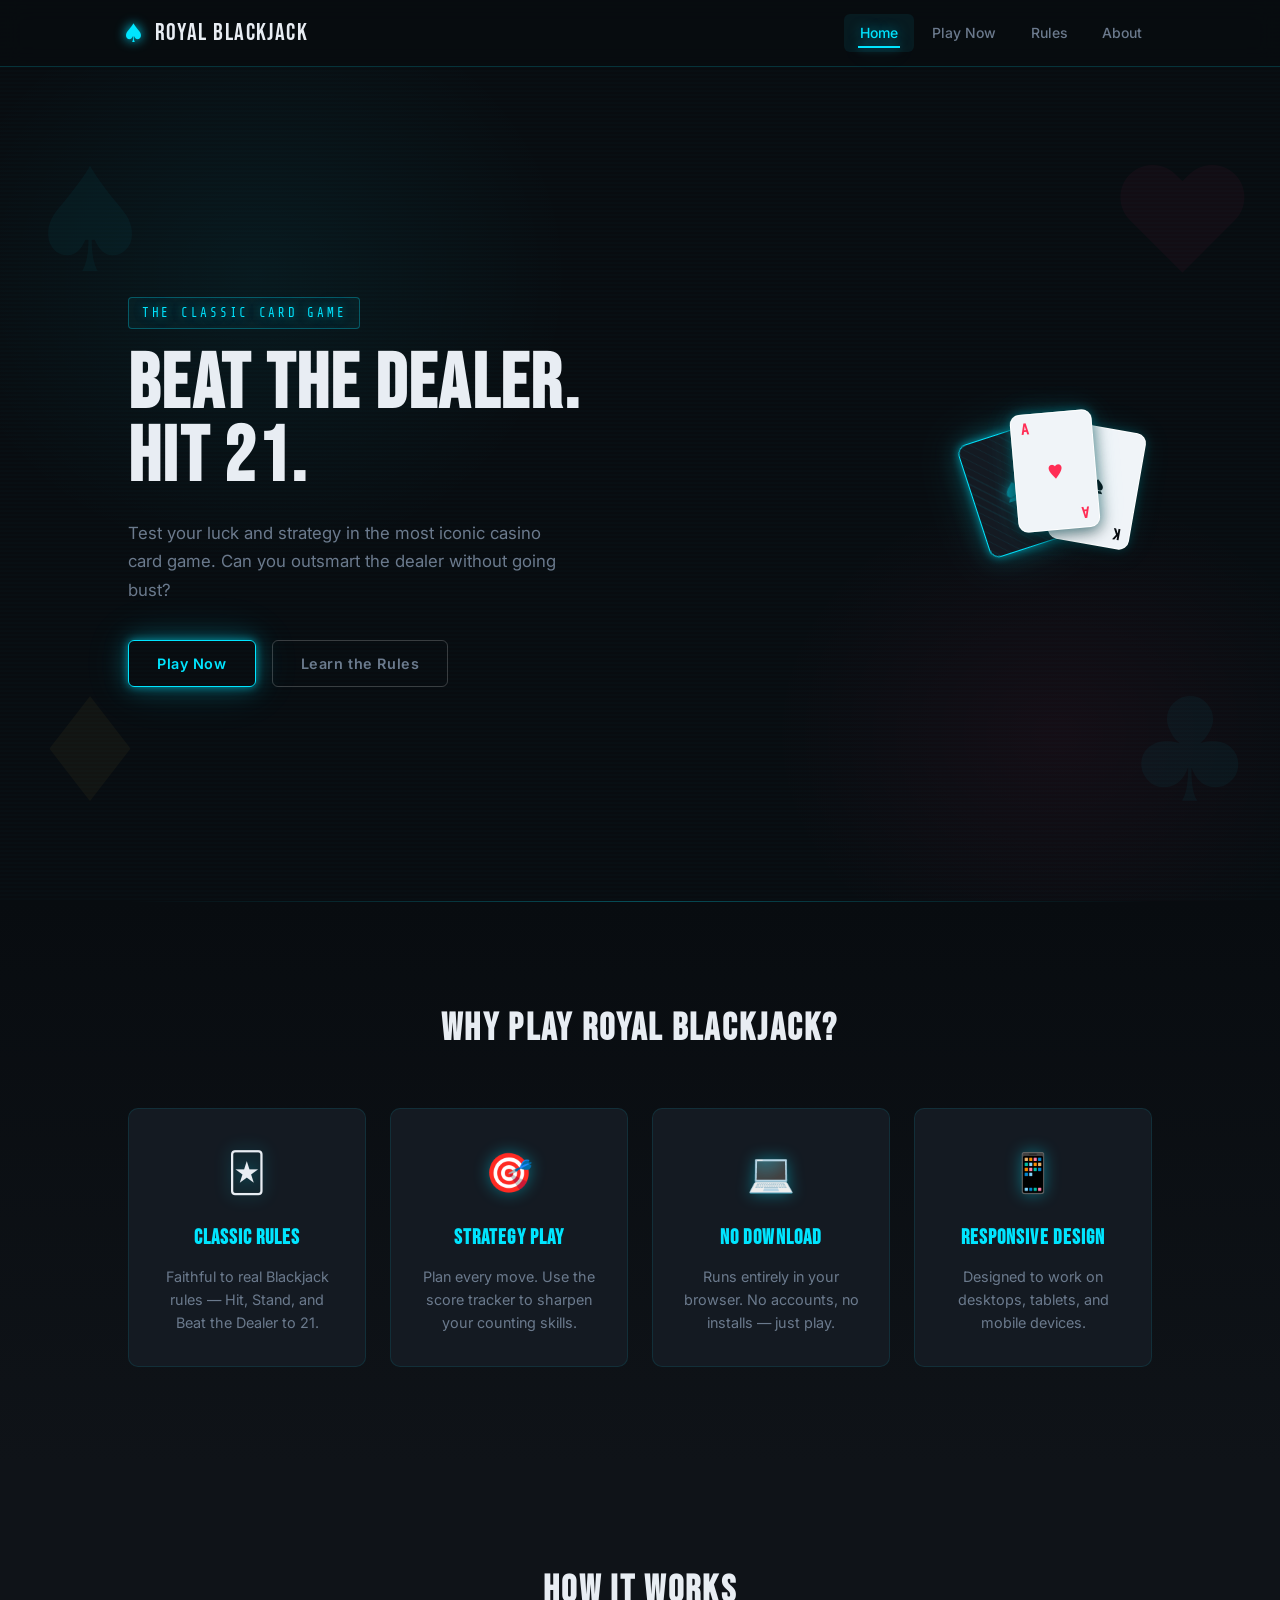
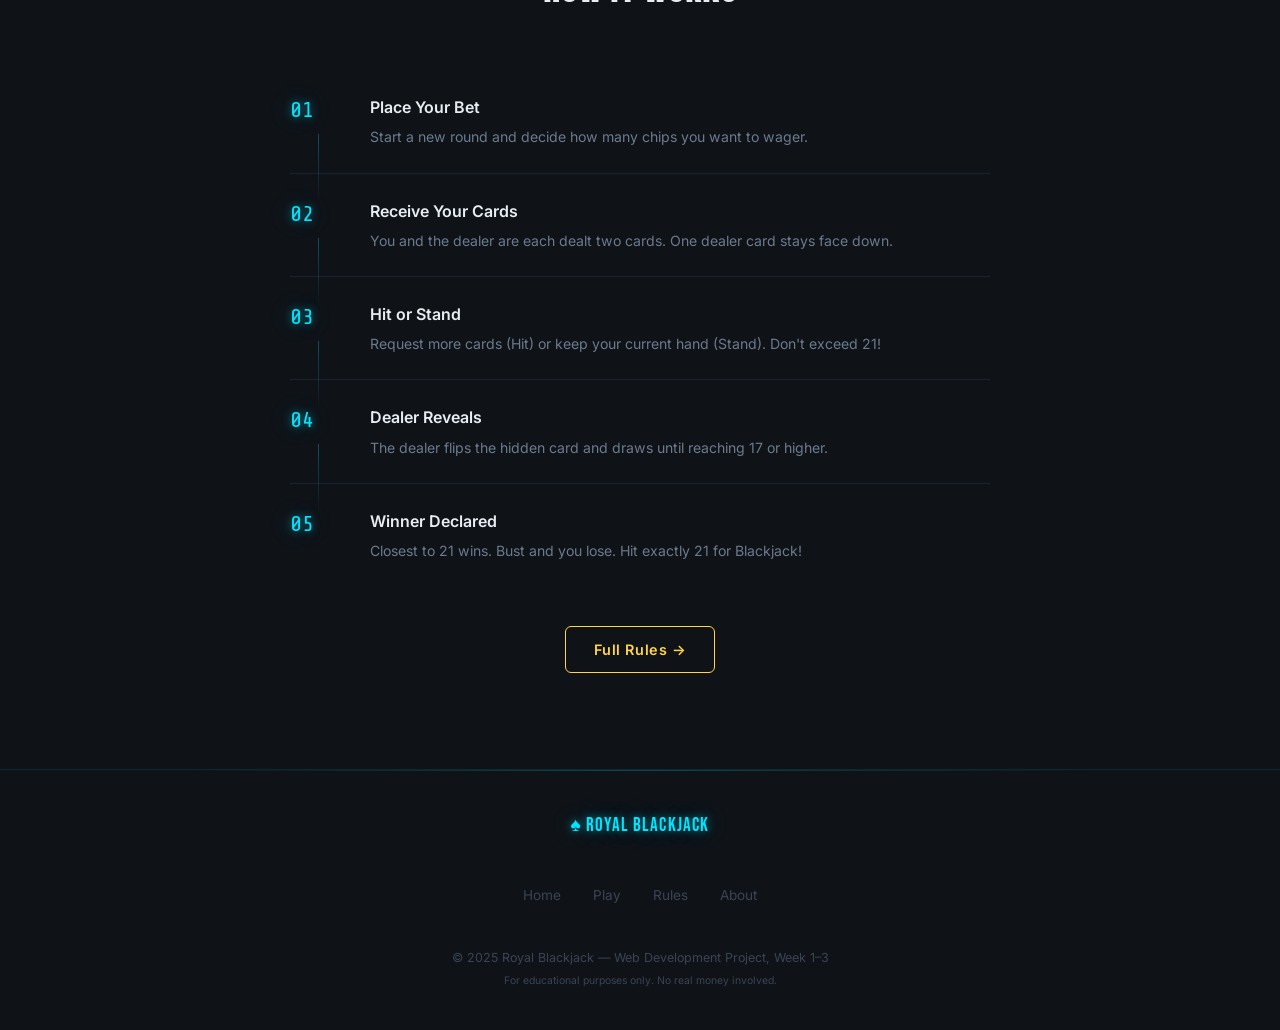
<file: Blackjack_week3/index.html>
<!DOCTYPE html>
<html lang="en">
<head>
  <meta charset="UTF-8" />
  <meta name="viewport" content="width=device-width, initial-scale=1.0" />
  <meta name="description" content="Royal Blackjack – A classic 21 card game built as a web project." />
  <meta name="author" content="Student Project – Week 1-3" />
  <meta name="keywords" content="blackjack, 21, card game, HTML5, web project" />
  <title>Royal Blackjack | Home</title>
  <link rel="preconnect" href="https://fonts.googleapis.com" />
  <link rel="preconnect" href="https://fonts.gstatic.com" crossorigin />
  <link href="https://fonts.googleapis.com/css2?family=Bebas+Neue&family=Inter:wght@400;500;600;700&family=Share+Tech+Mono&display=swap" rel="stylesheet" />
  <link rel="stylesheet" href="css/style.css" />
</head>
<body>

  <!-- ===== HEADER / NAV ===== -->
  <header role="banner">
    <nav role="navigation" aria-label="Main Navigation">
      <div class="logo">
        <span class="logo-symbol">♠</span>
        <span class="logo-text">Royal Blackjack</span>
      </div>
      <!-- Hamburger button (Week 3: mobile nav) -->
      <button class="nav-toggle" aria-label="Toggle navigation" aria-expanded="false" aria-controls="nav-menu">
        <span class="hamburger-line"></span>
        <span class="hamburger-line"></span>
        <span class="hamburger-line"></span>
      </button>
      <ul class="nav-links" id="nav-menu">
        <li><a href="index.html" class="active" aria-current="page">Home</a></li>
        <li><a href="game.html">Play Now</a></li>
        <li><a href="rules.html">Rules</a></li>
        <li><a href="about.html">About</a></li>
      </ul>
    </nav>
  </header>

  <!-- ===== HERO SECTION ===== -->
  <main>
    <section class="hero" aria-labelledby="hero-title">
      <div class="hero-suit top-left" aria-hidden="true">♠</div>
      <div class="hero-suit top-right" aria-hidden="true">♥</div>
      <div class="hero-suit bottom-left" aria-hidden="true">♦</div>
      <div class="hero-suit bottom-right" aria-hidden="true">♣</div>

      <div class="hero-content">
        <p class="hero-eyebrow">The Classic Card Game</p>
        <h1 id="hero-title">Beat the Dealer.<br />Hit 21.</h1>
        <p class="hero-sub">Test your luck and strategy in the most iconic casino card game.
          Can you outsmart the dealer without going bust?</p>
        <div class="hero-cta">
          <a href="game.html" class="btn btn-primary">Play Now</a>
          <a href="rules.html" class="btn btn-secondary">Learn the Rules</a>
        </div>
      </div>

      <!-- Card preview with flip wrapper (Week 3) -->
      <div class="card-preview" aria-label="Sample playing cards">
        <div class="card-flip-wrapper" aria-hidden="true">
          <div class="card-inner">
            <div class="card card-back card-front"></div>
            <div class="card card-face red card-back-face">
              <span class="card-rank">A</span>
              <span class="card-suit">♥</span>
              <span class="card-rank bottom">A</span>
            </div>
          </div>
        </div>
        <div class="card card-face red" aria-label="Ace of Hearts">
          <span class="card-rank">A</span>
          <span class="card-suit">♥</span>
          <span class="card-rank bottom">A</span>
        </div>
        <div class="card card-face" aria-label="King of Spades">
          <span class="card-rank">K</span>
          <span class="card-suit">♠</span>
          <span class="card-rank bottom">K</span>
        </div>
      </div>
    </section>

    <!-- ===== FEATURES SECTION ===== -->
    <section class="features" aria-labelledby="features-title">
      <h2 id="features-title" class="section-title">Why Play Royal Blackjack?</h2>
      <div class="feature-grid">
        <article class="feature-card reveal">
          <div class="feature-icon" aria-hidden="true">🃏</div>
          <h3>Classic Rules</h3>
          <p>Faithful to real Blackjack rules — Hit, Stand, and Beat the Dealer to 21.</p>
        </article>
        <article class="feature-card reveal">
          <div class="feature-icon" aria-hidden="true">🎯</div>
          <h3>Strategy Play</h3>
          <p>Plan every move. Use the score tracker to sharpen your counting skills.</p>
        </article>
        <article class="feature-card reveal">
          <div class="feature-icon" aria-hidden="true">💻</div>
          <h3>No Download</h3>
          <p>Runs entirely in your browser. No accounts, no installs — just play.</p>
        </article>
        <article class="feature-card reveal">
          <div class="feature-icon" aria-hidden="true">📱</div>
          <h3>Responsive Design</h3>
          <p>Designed to work on desktops, tablets, and mobile devices.</p>
        </article>
      </div>
    </section>

    <!-- ===== HOW TO PLAY QUICK GUIDE ===== -->
    <section class="quick-guide" aria-labelledby="guide-title">
      <h2 id="guide-title" class="section-title">How It Works</h2>
      <ol class="steps">
        <li class="step reveal">
          <span class="step-number">01</span>
          <div>
            <h3>Place Your Bet</h3>
            <p>Start a new round and decide how many chips you want to wager.</p>
          </div>
        </li>
        <li class="step reveal">
          <span class="step-number">02</span>
          <div>
            <h3>Receive Your Cards</h3>
            <p>You and the dealer are each dealt two cards. One dealer card stays face down.</p>
          </div>
        </li>
        <li class="step reveal">
          <span class="step-number">03</span>
          <div>
            <h3>Hit or Stand</h3>
            <p>Request more cards (Hit) or keep your current hand (Stand). Don't exceed 21!</p>
          </div>
        </li>
        <li class="step reveal">
          <span class="step-number">04</span>
          <div>
            <h3>Dealer Reveals</h3>
            <p>The dealer flips the hidden card and draws until reaching 17 or higher.</p>
          </div>
        </li>
        <li class="step reveal">
          <span class="step-number">05</span>
          <div>
            <h3>Winner Declared</h3>
            <p>Closest to 21 wins. Bust and you lose. Hit exactly 21 for Blackjack!</p>
          </div>
        </li>
      </ol>
      <div class="guide-cta">
        <a href="rules.html" class="btn btn-outline">Full Rules →</a>
      </div>
    </section>
  </main>

  <!-- ===== FOOTER ===== -->
  <footer role="contentinfo">
    <div class="footer-inner">
      <p class="footer-logo"><span>♠</span> Royal Blackjack</p>
      <nav aria-label="Footer Navigation">
        <ul class="footer-links">
          <li><a href="index.html">Home</a></li>
          <li><a href="game.html">Play</a></li>
          <li><a href="rules.html">Rules</a></li>
          <li><a href="about.html">About</a></li>
        </ul>
      </nav>
      <p class="footer-copy">
        &copy; 2025 Royal Blackjack &mdash; Web Development Project, Week 1–3
        <br />
        <small>For educational purposes only. No real money involved.</small>
      </p>
    </div>
  </footer>

  <script src="js/main.js" defer></script>
</body>
</html>
</file>
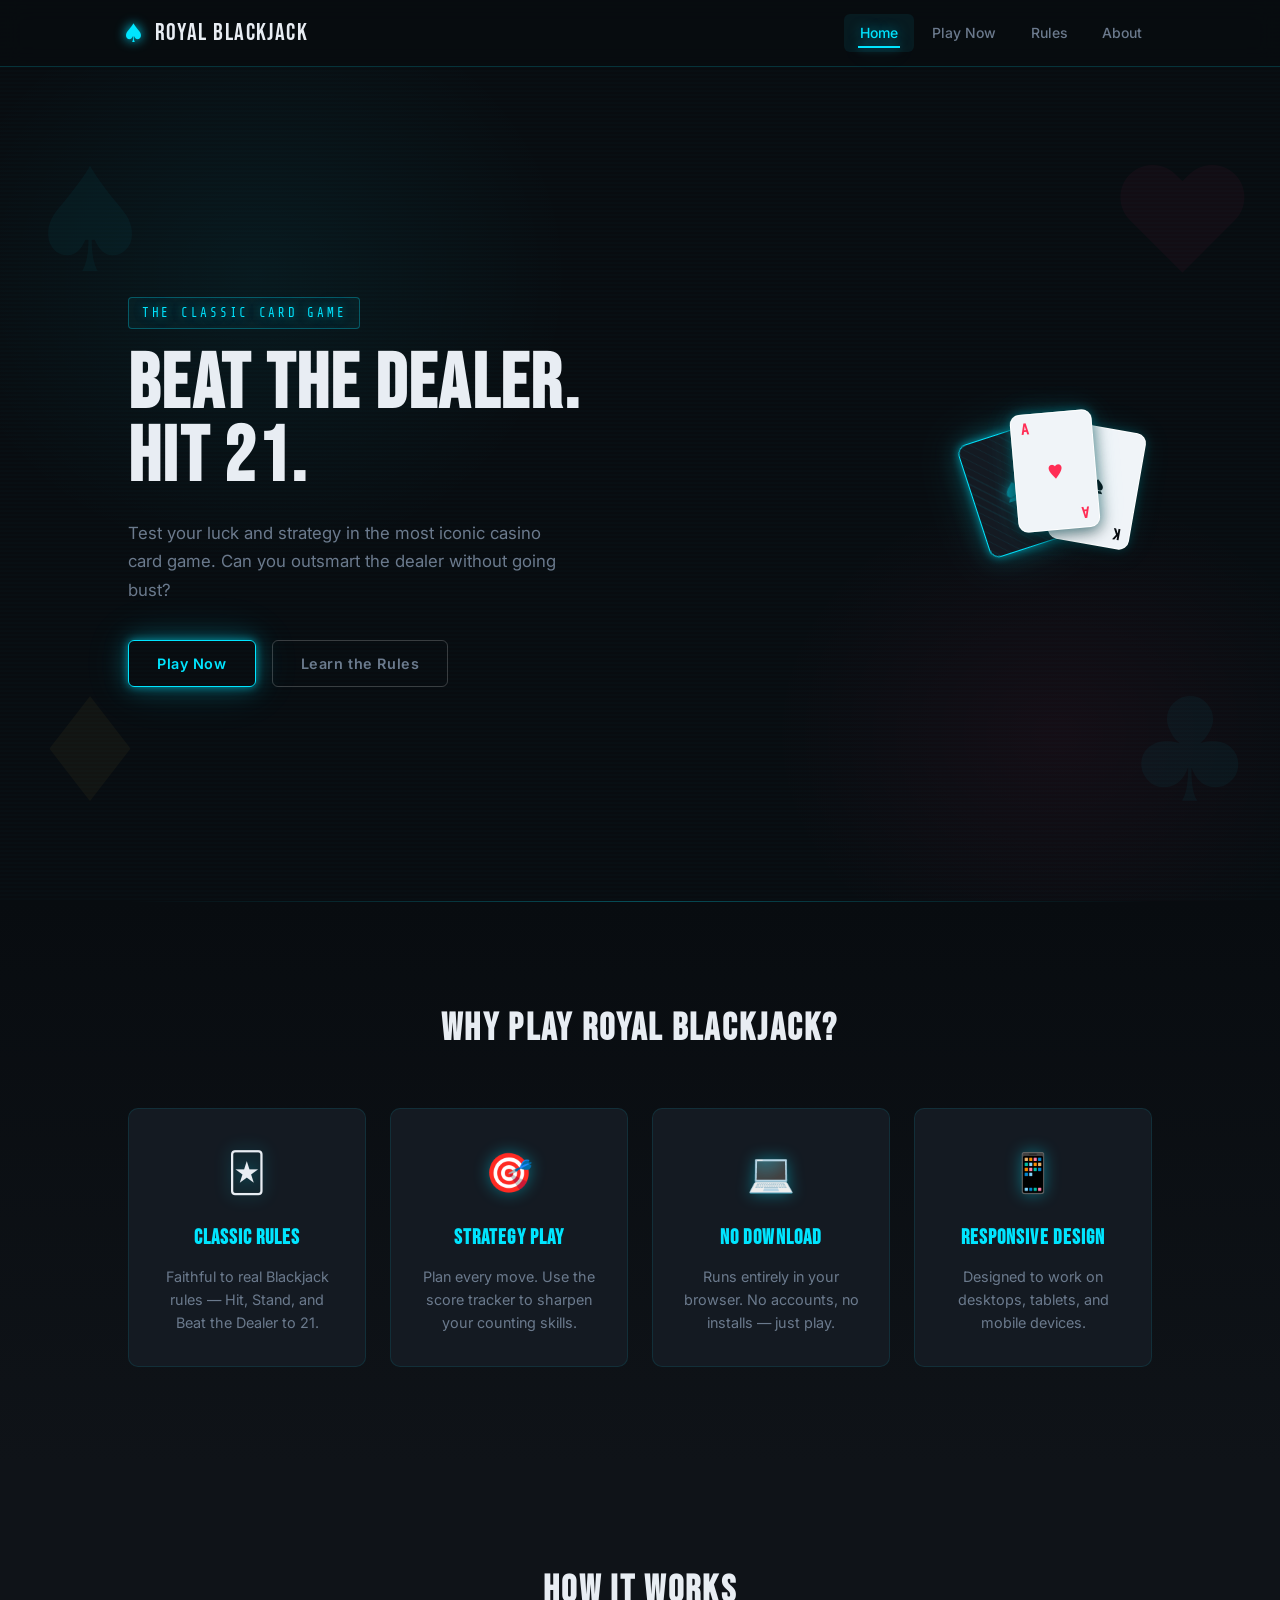
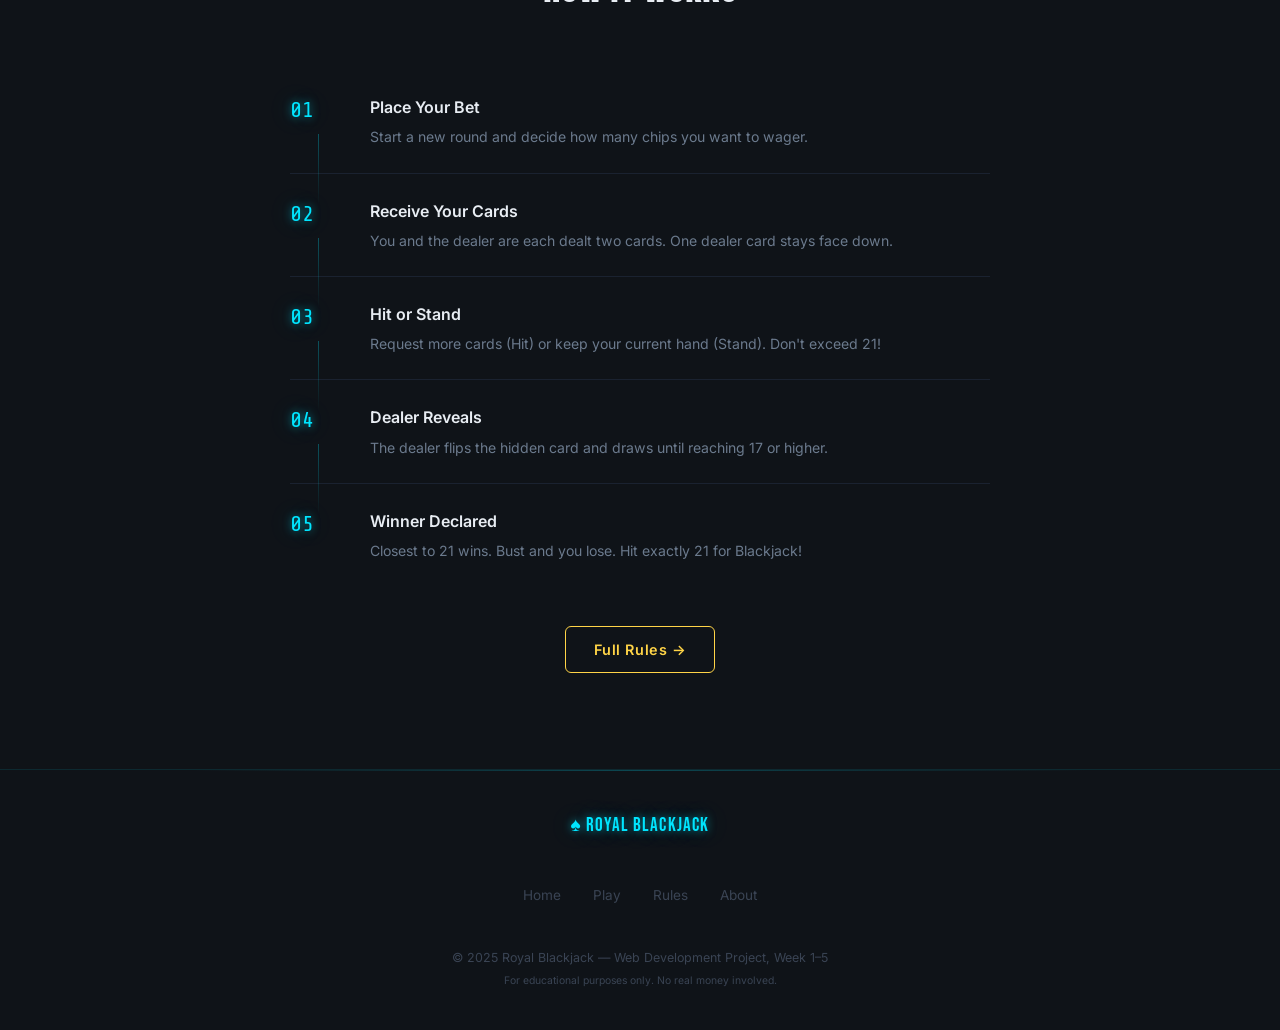
<file: Blackjack_week5/index.html>
<!DOCTYPE html>
<html lang="en">
<head>
  <meta charset="UTF-8" />
  <meta name="viewport" content="width=device-width, initial-scale=1.0" />
  <meta name="description" content="Royal Blackjack – A classic 21 card game built as a web project." />
  <meta name="author" content="Student Project – Week 1-5" />
  <meta name="keywords" content="blackjack, 21, card game, HTML5, web project" />
  <title>Royal Blackjack | Home</title>
  <link rel="preconnect" href="https://fonts.googleapis.com" />
  <link rel="preconnect" href="https://fonts.gstatic.com" crossorigin />
  <link href="https://fonts.googleapis.com/css2?family=Bebas+Neue&family=Inter:wght@400;500;600;700&family=Share+Tech+Mono&display=swap" rel="stylesheet" />
  <link rel="stylesheet" href="css/style.css" />
</head>
<body>

  <!-- ===== HEADER / NAV ===== -->
  <header role="banner">
    <nav role="navigation" aria-label="Main Navigation">
      <div class="logo">
        <span class="logo-symbol">♠</span>
        <span class="logo-text">Royal Blackjack</span>
      </div>
      <!-- Hamburger button (Week 3: mobile nav) -->
      <button class="nav-toggle" aria-label="Toggle navigation" aria-expanded="false" aria-controls="nav-menu">
        <span class="hamburger-line"></span>
        <span class="hamburger-line"></span>
        <span class="hamburger-line"></span>
      </button>
      <ul class="nav-links" id="nav-menu">
        <li><a href="index.html" class="active" aria-current="page">Home</a></li>
        <li><a href="game.html">Play Now</a></li>
        <li><a href="rules.html">Rules</a></li>
        <li><a href="about.html">About</a></li>
      </ul>
    </nav>
  </header>

  <!-- ===== HERO SECTION ===== -->
  <main>
    <section class="hero" aria-labelledby="hero-title">
      <div class="hero-suit top-left" aria-hidden="true">♠</div>
      <div class="hero-suit top-right" aria-hidden="true">♥</div>
      <div class="hero-suit bottom-left" aria-hidden="true">♦</div>
      <div class="hero-suit bottom-right" aria-hidden="true">♣</div>

      <div class="hero-content">
        <p class="hero-eyebrow">The Classic Card Game</p>
        <h1 id="hero-title">Beat the Dealer.<br />Hit 21.</h1>
        <p class="hero-sub">Test your luck and strategy in the most iconic casino card game.
          Can you outsmart the dealer without going bust?</p>
        <div class="hero-cta">
          <a href="game.html" class="btn btn-primary">Play Now</a>
          <a href="rules.html" class="btn btn-secondary">Learn the Rules</a>
        </div>
      </div>

      <!-- Card preview with flip wrapper (Week 3) -->
      <div class="card-preview" aria-label="Sample playing cards">
        <div class="card-flip-wrapper" aria-hidden="true">
          <div class="card-inner">
            <div class="card card-back card-front"></div>
            <div class="card card-face red card-back-face">
              <span class="card-rank">A</span>
              <span class="card-suit">♥</span>
              <span class="card-rank bottom">A</span>
            </div>
          </div>
        </div>
        <div class="card card-face red" aria-label="Ace of Hearts">
          <span class="card-rank">A</span>
          <span class="card-suit">♥</span>
          <span class="card-rank bottom">A</span>
        </div>
        <div class="card card-face" aria-label="King of Spades">
          <span class="card-rank">K</span>
          <span class="card-suit">♠</span>
          <span class="card-rank bottom">K</span>
        </div>
      </div>
    </section>

    <!-- ===== FEATURES SECTION ===== -->
    <section class="features" aria-labelledby="features-title">
      <h2 id="features-title" class="section-title">Why Play Royal Blackjack?</h2>
      <div class="feature-grid">
        <article class="feature-card reveal">
          <div class="feature-icon" aria-hidden="true">🃏</div>
          <h3>Classic Rules</h3>
          <p>Faithful to real Blackjack rules — Hit, Stand, and Beat the Dealer to 21.</p>
        </article>
        <article class="feature-card reveal">
          <div class="feature-icon" aria-hidden="true">🎯</div>
          <h3>Strategy Play</h3>
          <p>Plan every move. Use the score tracker to sharpen your counting skills.</p>
        </article>
        <article class="feature-card reveal">
          <div class="feature-icon" aria-hidden="true">💻</div>
          <h3>No Download</h3>
          <p>Runs entirely in your browser. No accounts, no installs — just play.</p>
        </article>
        <article class="feature-card reveal">
          <div class="feature-icon" aria-hidden="true">📱</div>
          <h3>Responsive Design</h3>
          <p>Designed to work on desktops, tablets, and mobile devices.</p>
        </article>
      </div>
    </section>

    <!-- ===== HOW TO PLAY QUICK GUIDE ===== -->
    <section class="quick-guide" aria-labelledby="guide-title">
      <h2 id="guide-title" class="section-title">How It Works</h2>
      <ol class="steps">
        <li class="step reveal">
          <span class="step-number">01</span>
          <div>
            <h3>Place Your Bet</h3>
            <p>Start a new round and decide how many chips you want to wager.</p>
          </div>
        </li>
        <li class="step reveal">
          <span class="step-number">02</span>
          <div>
            <h3>Receive Your Cards</h3>
            <p>You and the dealer are each dealt two cards. One dealer card stays face down.</p>
          </div>
        </li>
        <li class="step reveal">
          <span class="step-number">03</span>
          <div>
            <h3>Hit or Stand</h3>
            <p>Request more cards (Hit) or keep your current hand (Stand). Don't exceed 21!</p>
          </div>
        </li>
        <li class="step reveal">
          <span class="step-number">04</span>
          <div>
            <h3>Dealer Reveals</h3>
            <p>The dealer flips the hidden card and draws until reaching 17 or higher.</p>
          </div>
        </li>
        <li class="step reveal">
          <span class="step-number">05</span>
          <div>
            <h3>Winner Declared</h3>
            <p>Closest to 21 wins. Bust and you lose. Hit exactly 21 for Blackjack!</p>
          </div>
        </li>
      </ol>
      <div class="guide-cta">
        <a href="rules.html" class="btn btn-outline">Full Rules →</a>
      </div>
    </section>
  </main>

  <!-- ===== FOOTER ===== -->
  <footer role="contentinfo">
    <div class="footer-inner">
      <p class="footer-logo"><span>♠</span> Royal Blackjack</p>
      <nav aria-label="Footer Navigation">
        <ul class="footer-links">
          <li><a href="index.html">Home</a></li>
          <li><a href="game.html">Play</a></li>
          <li><a href="rules.html">Rules</a></li>
          <li><a href="about.html">About</a></li>
        </ul>
      </nav>
      <p class="footer-copy">
        &copy; 2025 Royal Blackjack &mdash; Web Development Project, Week 1–5
        <br />
        <small>For educational purposes only. No real money involved.</small>
      </p>
    </div>
  </footer>

  <script src="js/main.js" defer></script>
</body>
</html>
</file>
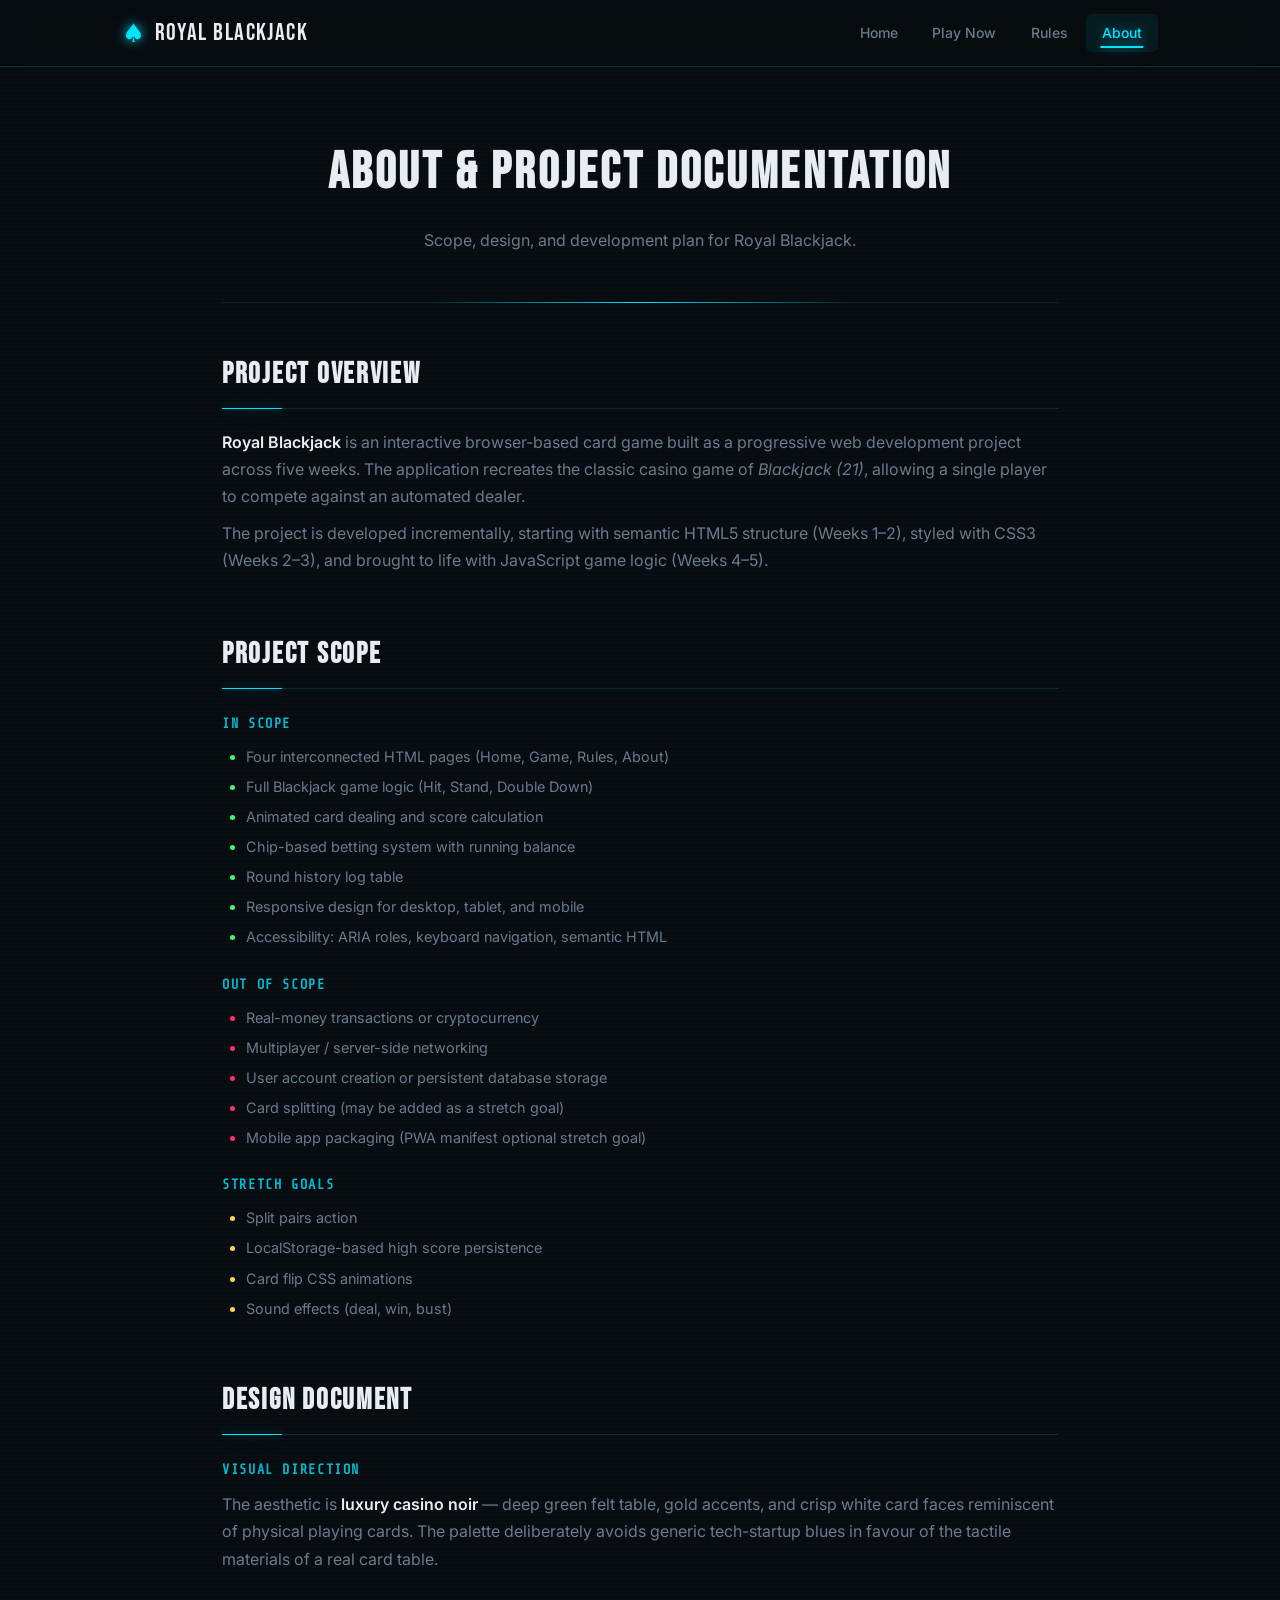
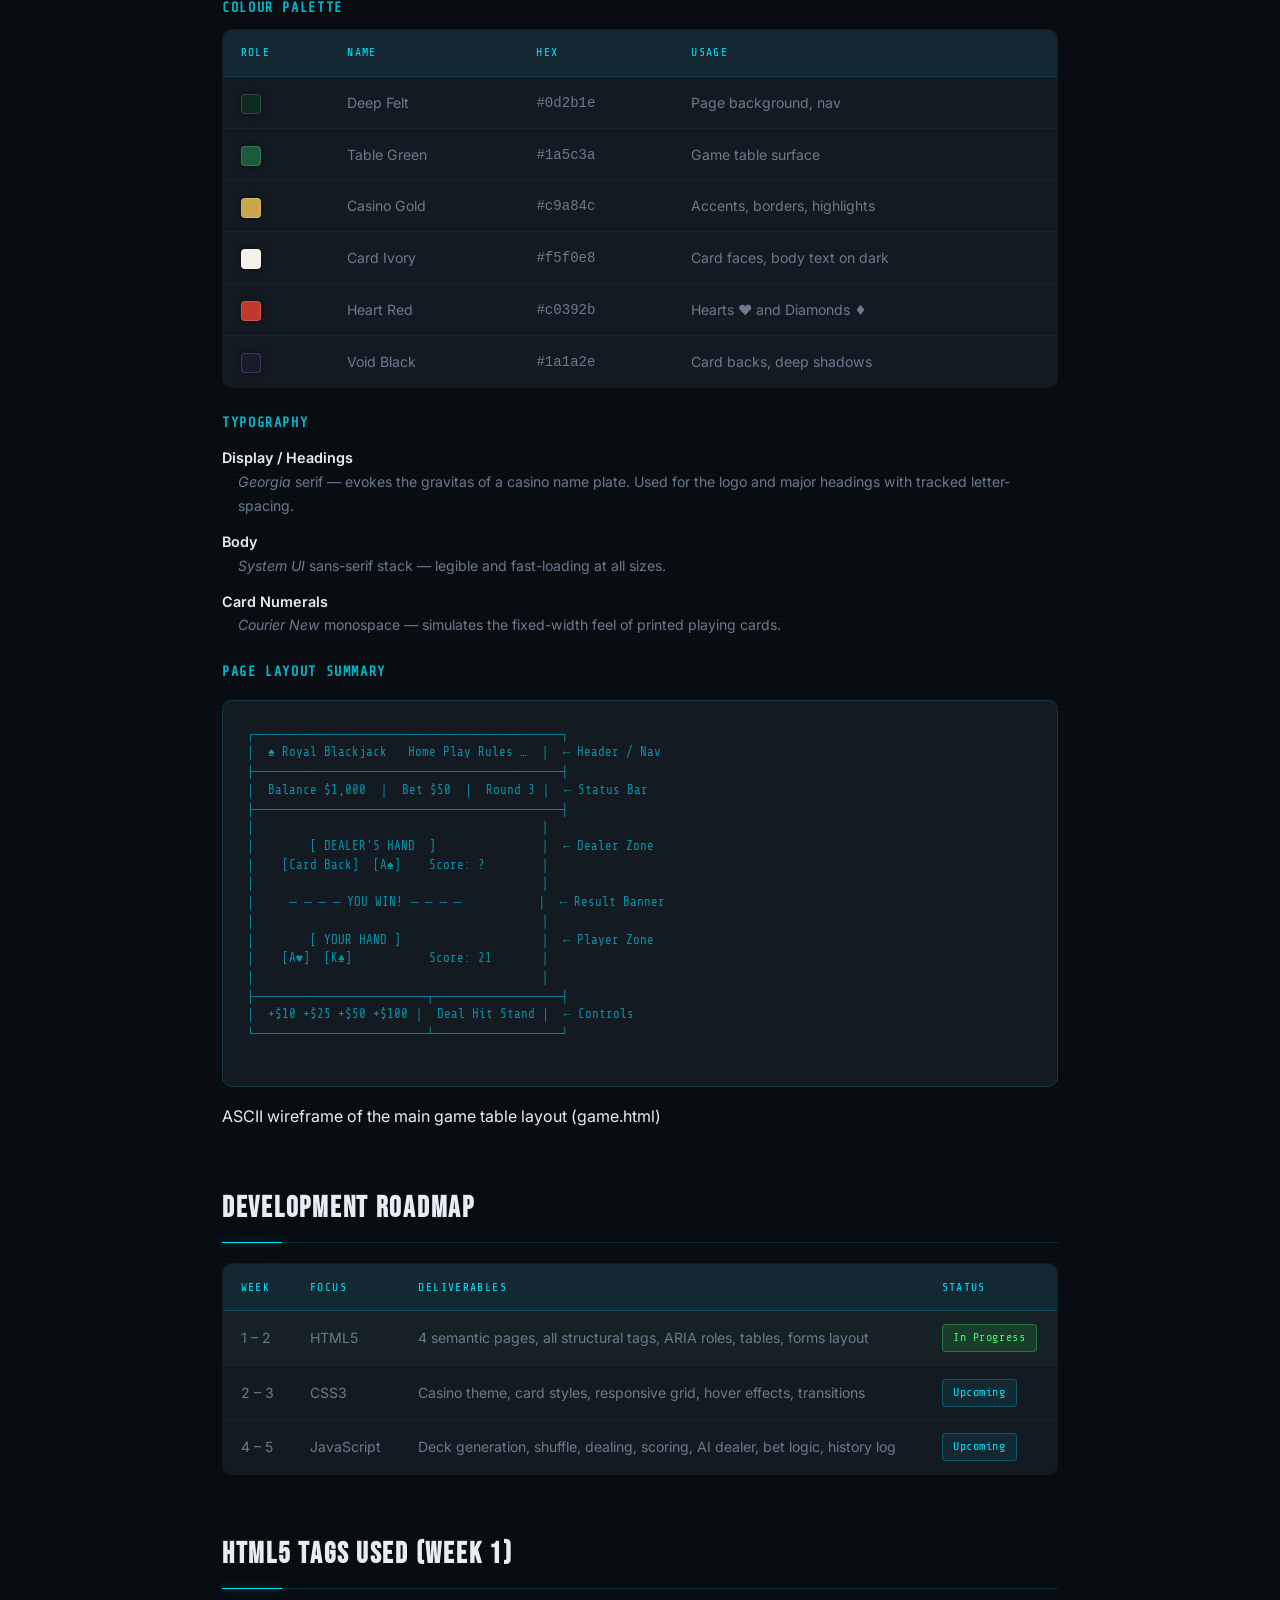
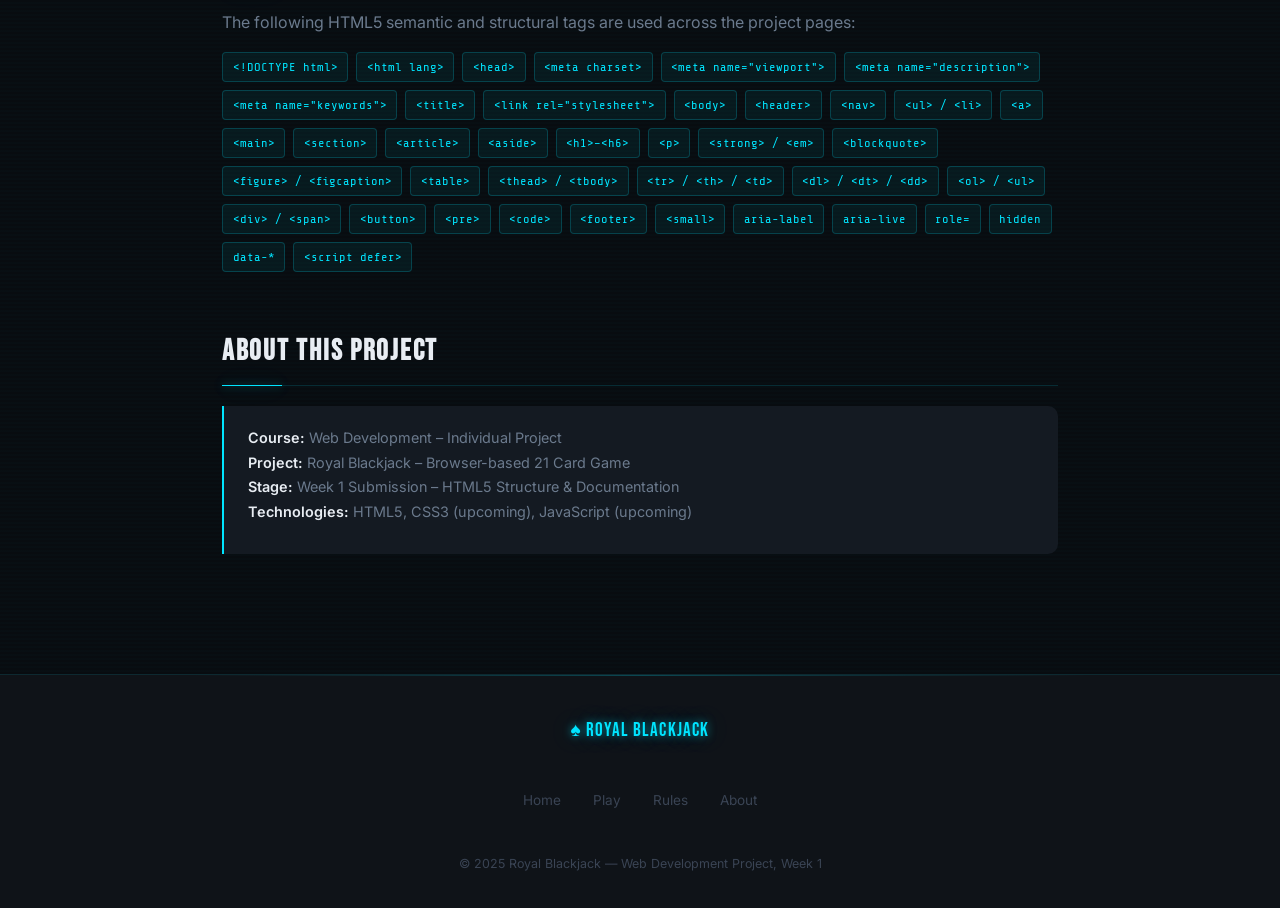
<file: Blackjack week1~2 html5/about (3).html>
<!DOCTYPE html>
<html lang="en">
<head>
  <meta charset="UTF-8" />
  <meta name="viewport" content="width=device-width, initial-scale=1.0" />
  <meta name="description" content="About Royal Blackjack – project scope, design documentation, and development roadmap." />
  <title>Royal Blackjack | About &amp; Documentation</title>
  <link rel="stylesheet" href="css/style.css" />
  <link rel="preconnect" href="https://fonts.googleapis.com" />
  <link rel="preconnect" href="https://fonts.gstatic.com" crossorigin />
  <link href="https://fonts.googleapis.com/css2?family=Bebas+Neue&family=Inter:wght@400;500;600;700&family=Share+Tech+Mono&display=swap" rel="stylesheet" />
</head>
<body>

  <!-- ===== HEADER / NAV ===== -->
  <header role="banner">
    <nav role="navigation" aria-label="Main Navigation">
      <div class="logo">
        <span class="logo-symbol">♠</span>
        <span class="logo-text">Royal Blackjack</span>
      </div>
      <ul class="nav-links">
        <li><a href="index.html">Home</a></li>
        <li><a href="game.html">Play Now</a></li>
        <li><a href="rules.html">Rules</a></li>
        <li><a href="about.html" class="active" aria-current="page">About</a></li>
      </ul>
    </nav>
  </header>

  <main class="about-main">

    <!-- ===== PAGE HERO ===== -->
    <section class="page-hero" aria-labelledby="about-title">
      <h1 id="about-title">About &amp; Project Documentation</h1>
      <p class="page-hero-sub">Scope, design, and development plan for Royal Blackjack.</p>
    </section>

    <!-- ===== PROJECT OVERVIEW ===== -->
    <section class="doc-section" aria-labelledby="overview-title">
      <h2 id="overview-title">Project Overview</h2>
      <p>
        <strong>Royal Blackjack</strong> is an interactive browser-based card game
        built as a progressive web development project across five weeks. The application
        recreates the classic casino game of <em>Blackjack (21)</em>, allowing a single
        player to compete against an automated dealer.
      </p>
      <p>
        The project is developed incrementally, starting with semantic HTML5 structure
        (Weeks 1–2), styled with CSS3 (Weeks 2–3), and brought to life with JavaScript
        game logic (Weeks 4–5).
      </p>
    </section>

    <!-- ===== PROJECT SCOPE ===== -->
    <section class="doc-section" aria-labelledby="scope-title">
      <h2 id="scope-title">Project Scope</h2>

      <h3>In Scope</h3>
      <ul class="scope-list in">
        <li>Four interconnected HTML pages (Home, Game, Rules, About)</li>
        <li>Full Blackjack game logic (Hit, Stand, Double Down)</li>
        <li>Animated card dealing and score calculation</li>
        <li>Chip-based betting system with running balance</li>
        <li>Round history log table</li>
        <li>Responsive design for desktop, tablet, and mobile</li>
        <li>Accessibility: ARIA roles, keyboard navigation, semantic HTML</li>
      </ul>

      <h3>Out of Scope</h3>
      <ul class="scope-list out">
        <li>Real-money transactions or cryptocurrency</li>
        <li>Multiplayer / server-side networking</li>
        <li>User account creation or persistent database storage</li>
        <li>Card splitting (may be added as a stretch goal)</li>
        <li>Mobile app packaging (PWA manifest optional stretch goal)</li>
      </ul>

      <h3>Stretch Goals</h3>
      <ul class="scope-list stretch">
        <li>Split pairs action</li>
        <li>LocalStorage-based high score persistence</li>
        <li>Card flip CSS animations</li>
        <li>Sound effects (deal, win, bust)</li>
      </ul>
    </section>

    <!-- ===== DESIGN DOCUMENT ===== -->
    <section class="doc-section" aria-labelledby="design-title">
      <h2 id="design-title">Design Document</h2>

      <h3>Visual Direction</h3>
      <p>
        The aesthetic is <strong>luxury casino noir</strong> — deep green felt table,
        gold accents, and crisp white card faces reminiscent of physical playing cards.
        The palette deliberately avoids generic tech-startup blues in favour of the
        tactile materials of a real card table.
      </p>

      <h3>Colour Palette</h3>
      <table aria-label="Design colour palette">
        <thead>
          <tr>
            <th scope="col">Role</th>
            <th scope="col">Name</th>
            <th scope="col">Hex</th>
            <th scope="col">Usage</th>
          </tr>
        </thead>
        <tbody>
          <tr>
            <td><span class="swatch" style="background:#0d2b1e;"></span></td>
            <td>Deep Felt</td>
            <td><code>#0d2b1e</code></td>
            <td>Page background, nav</td>
          </tr>
          <tr>
            <td><span class="swatch" style="background:#1a5c3a;"></span></td>
            <td>Table Green</td>
            <td><code>#1a5c3a</code></td>
            <td>Game table surface</td>
          </tr>
          <tr>
            <td><span class="swatch" style="background:#c9a84c;"></span></td>
            <td>Casino Gold</td>
            <td><code>#c9a84c</code></td>
            <td>Accents, borders, highlights</td>
          </tr>
          <tr>
            <td><span class="swatch" style="background:#f5f0e8;"></span></td>
            <td>Card Ivory</td>
            <td><code>#f5f0e8</code></td>
            <td>Card faces, body text on dark</td>
          </tr>
          <tr>
            <td><span class="swatch" style="background:#c0392b;"></span></td>
            <td>Heart Red</td>
            <td><code>#c0392b</code></td>
            <td>Hearts ♥ and Diamonds ♦</td>
          </tr>
          <tr>
            <td><span class="swatch" style="background:#1a1a2e;"></span></td>
            <td>Void Black</td>
            <td><code>#1a1a2e</code></td>
            <td>Card backs, deep shadows</td>
          </tr>
        </tbody>
      </table>

      <h3>Typography</h3>
      <dl class="type-list">
        <dt>Display / Headings</dt>
        <dd><em>Georgia</em> serif — evokes the gravitas of a casino name plate. Used for
        the logo and major headings with tracked letter-spacing.</dd>
        <dt>Body</dt>
        <dd><em>System UI</em> sans-serif stack — legible and fast-loading at all sizes.</dd>
        <dt>Card Numerals</dt>
        <dd><em>Courier New</em> monospace — simulates the fixed-width feel of printed playing cards.</dd>
      </dl>

      <h3>Page Layout Summary</h3>
      <figure>
        <pre class="wireframe" aria-label="ASCII wireframe of the game page layout">
┌─────────────────────────────────────────┐
│  ♠ Royal Blackjack   Home Play Rules …  │  ← Header / Nav
├─────────────────────────────────────────┤
│  Balance $1,000  │  Bet $50  │  Round 3 │  ← Status Bar
├─────────────────────────────────────────┤
│                                         │
│        [ DEALER'S HAND  ]               │  ← Dealer Zone
│    [Card Back]  [A♠]    Score: ?        │
│                                         │
│     ─ ─ ─ ─ YOU WIN! ─ ─ ─ ─           │  ← Result Banner
│                                         │
│        [ YOUR HAND ]                    │  ← Player Zone
│    [A♥]  [K♣]           Score: 21       │
│                                         │
├───────────────────────┬─────────────────┤
│  +$10 +$25 +$50 +$100 │  Deal Hit Stand │  ← Controls
└───────────────────────┴─────────────────┘
        </pre>
        <figcaption>ASCII wireframe of the main game table layout (game.html)</figcaption>
      </figure>
    </section>

    <!-- ===== DEVELOPMENT ROADMAP ===== -->
    <section class="doc-section" aria-labelledby="roadmap-title">
      <h2 id="roadmap-title">Development Roadmap</h2>
      <table aria-label="Project development roadmap by week">
        <thead>
          <tr>
            <th scope="col">Week</th>
            <th scope="col">Focus</th>
            <th scope="col">Deliverables</th>
            <th scope="col">Status</th>
          </tr>
        </thead>
        <tbody>
          <tr class="current-week">
            <td>1 – 2</td>
            <td>HTML5</td>
            <td>4 semantic pages, all structural tags, ARIA roles, tables, forms layout</td>
            <td><span class="badge win">In Progress</span></td>
          </tr>
          <tr>
            <td>2 – 3</td>
            <td>CSS3</td>
            <td>Casino theme, card styles, responsive grid, hover effects, transitions</td>
            <td><span class="badge pending">Upcoming</span></td>
          </tr>
          <tr>
            <td>4 – 5</td>
            <td>JavaScript</td>
            <td>Deck generation, shuffle, dealing, scoring, AI dealer, bet logic, history log</td>
            <td><span class="badge pending">Upcoming</span></td>
          </tr>
        </tbody>
      </table>
    </section>

    <!-- ===== HTML5 TAGS USED ===== -->
    <section class="doc-section" aria-labelledby="tags-title">
      <h2 id="tags-title">HTML5 Tags Used (Week 1)</h2>
      <p>The following HTML5 semantic and structural tags are used across the project pages:</p>
      <div class="tag-cloud" aria-label="HTML tags used in this project">
        <code>&lt;!DOCTYPE html&gt;</code>
        <code>&lt;html lang&gt;</code>
        <code>&lt;head&gt;</code>
        <code>&lt;meta charset&gt;</code>
        <code>&lt;meta name="viewport"&gt;</code>
        <code>&lt;meta name="description"&gt;</code>
        <code>&lt;meta name="keywords"&gt;</code>
        <code>&lt;title&gt;</code>
        <code>&lt;link rel="stylesheet"&gt;</code>
        <code>&lt;body&gt;</code>
        <code>&lt;header&gt;</code>
        <code>&lt;nav&gt;</code>
        <code>&lt;ul&gt; / &lt;li&gt;</code>
        <code>&lt;a&gt;</code>
        <code>&lt;main&gt;</code>
        <code>&lt;section&gt;</code>
        <code>&lt;article&gt;</code>
        <code>&lt;aside&gt;</code>
        <code>&lt;h1&gt;–&lt;h6&gt;</code>
        <code>&lt;p&gt;</code>
        <code>&lt;strong&gt; / &lt;em&gt;</code>
        <code>&lt;blockquote&gt;</code>
        <code>&lt;figure&gt; / &lt;figcaption&gt;</code>
        <code>&lt;table&gt;</code>
        <code>&lt;thead&gt; / &lt;tbody&gt;</code>
        <code>&lt;tr&gt; / &lt;th&gt; / &lt;td&gt;</code>
        <code>&lt;dl&gt; / &lt;dt&gt; / &lt;dd&gt;</code>
        <code>&lt;ol&gt; / &lt;ul&gt;</code>
        <code>&lt;div&gt; / &lt;span&gt;</code>
        <code>&lt;button&gt;</code>
        <code>&lt;pre&gt;</code>
        <code>&lt;code&gt;</code>
        <code>&lt;footer&gt;</code>
        <code>&lt;small&gt;</code>
        <code>aria-label</code>
        <code>aria-live</code>
        <code>role=</code>
        <code>hidden</code>
        <code>data-*</code>
        <code>&lt;script defer&gt;</code>
      </div>
    </section>

    <!-- ===== ABOUT THE STUDENT ===== -->
    <section class="doc-section" aria-labelledby="student-title">
      <h2 id="student-title">About This Project</h2>
      <address>
        <p>
          <strong>Course:</strong> Web Development – Individual Project<br />
          <strong>Project:</strong> Royal Blackjack – Browser-based 21 Card Game<br />
          <strong>Stage:</strong> Week 1 Submission – HTML5 Structure &amp; Documentation<br />
          <strong>Technologies:</strong> HTML5, CSS3 (upcoming), JavaScript (upcoming)
        </p>
      </address>
    </section>

  </main>

  <!-- ===== FOOTER ===== -->
  <footer role="contentinfo">
    <div class="footer-inner">
      <p class="footer-logo"><span>♠</span> Royal Blackjack</p>
      <nav aria-label="Footer Navigation">
        <ul class="footer-links">
          <li><a href="index.html">Home</a></li>
          <li><a href="game.html">Play</a></li>
          <li><a href="rules.html">Rules</a></li>
          <li><a href="about.html">About</a></li>
        </ul>
      </nav>
      <p class="footer-copy">&copy; 2025 Royal Blackjack &mdash; Web Development Project, Week 1</p>
    </div>
  </footer>

</body>
</html>
</file>
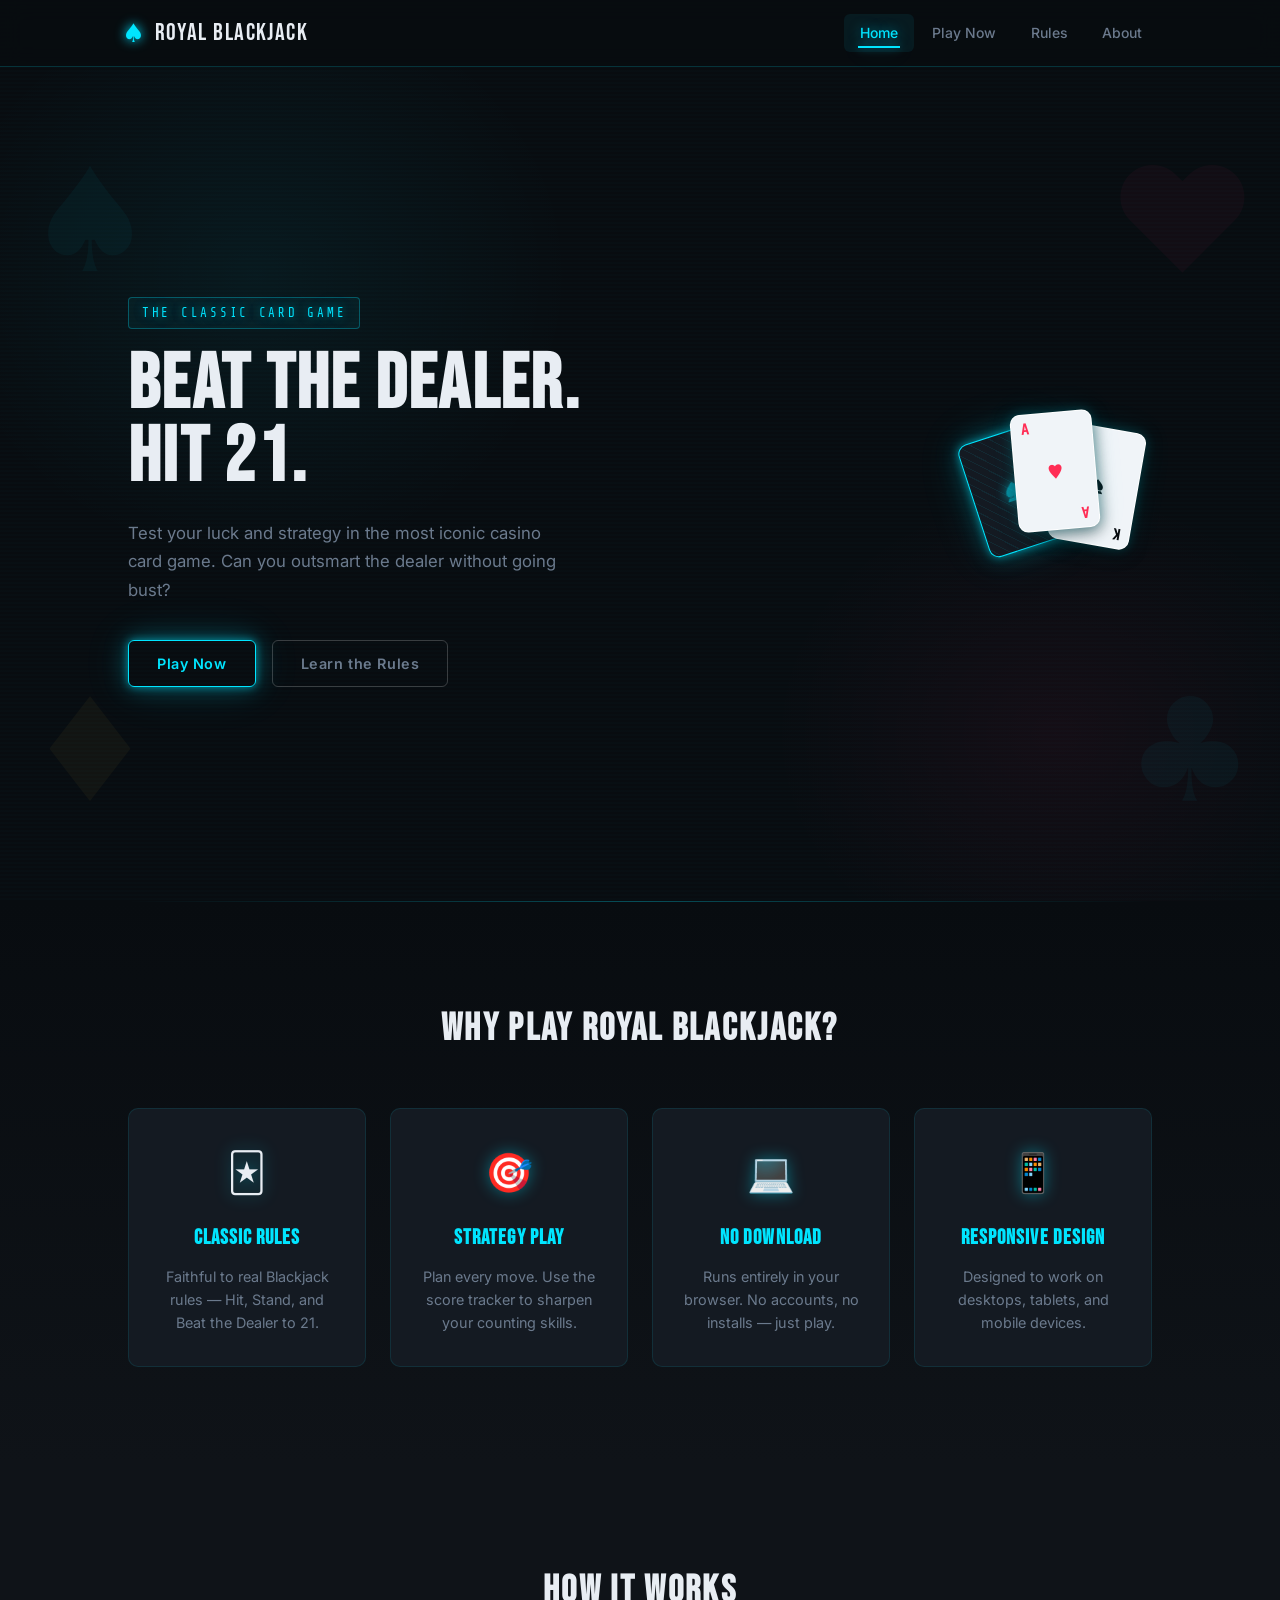
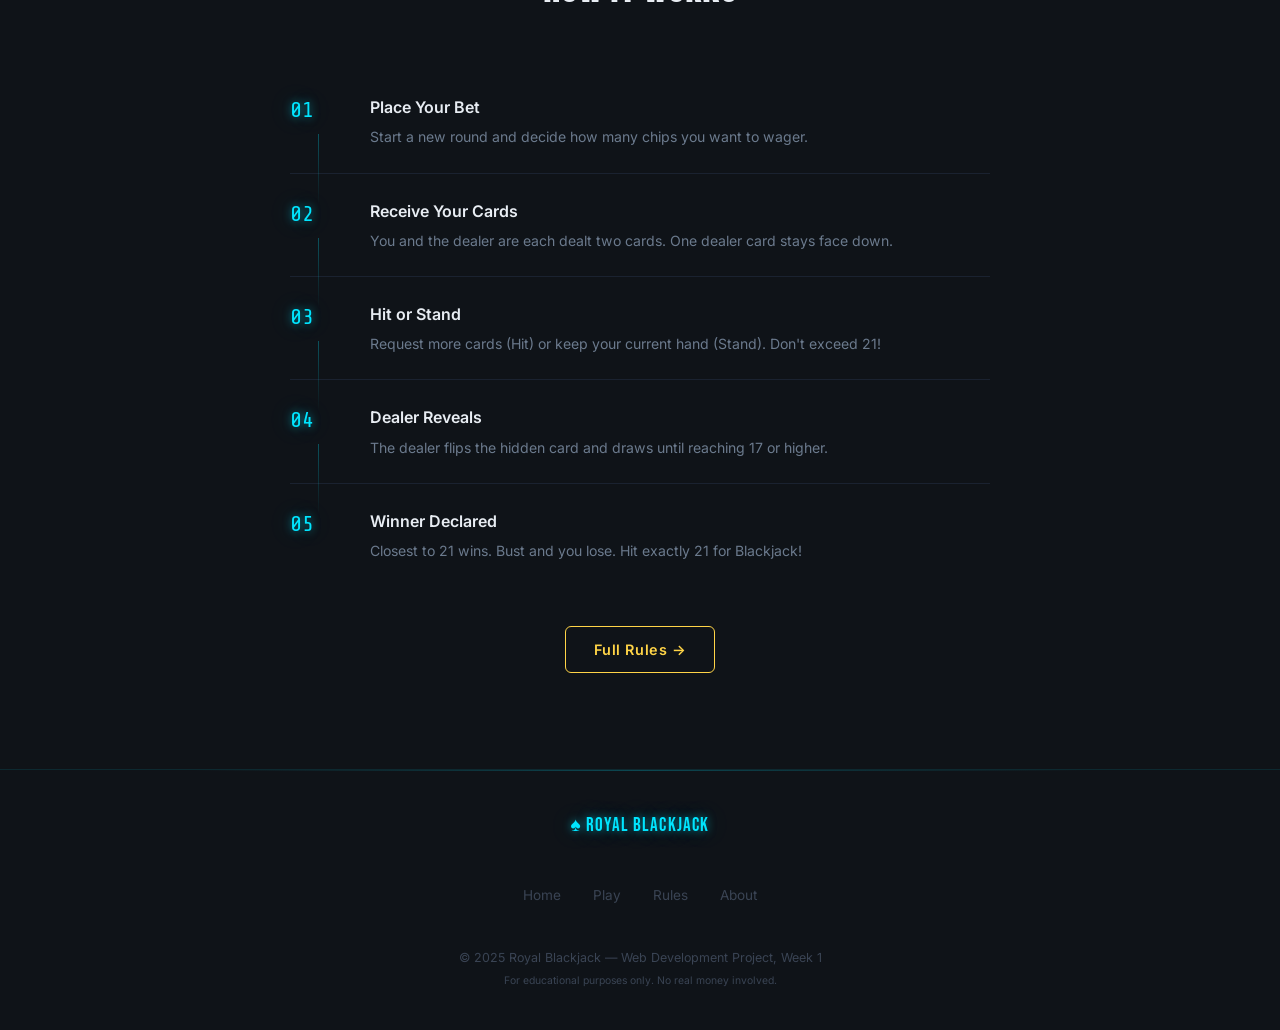
<file: Blackjack week1~2 html5/index (4).html>
<!DOCTYPE html>
<html lang="en">
<head>
  <meta charset="UTF-8" />
  <meta name="viewport" content="width=device-width, initial-scale=1.0" />
  <meta name="description" content="Royal Blackjack – A classic 21 card game built as a web project." />
  <meta name="author" content="Student Project – Week 1" />
  <meta name="keywords" content="blackjack, 21, card game, HTML5, web project" />
  <title>Royal Blackjack | Home</title>
  <link rel="stylesheet" href="css/style.css" />
  <link rel="preconnect" href="https://fonts.googleapis.com" />
  <link rel="preconnect" href="https://fonts.gstatic.com" crossorigin />
  <link href="https://fonts.googleapis.com/css2?family=Bebas+Neue&family=Inter:wght@400;500;600;700&family=Share+Tech+Mono&display=swap" rel="stylesheet" />
</head>
<body>

  <!-- ===== HEADER / NAV ===== -->
  <header role="banner">
    <nav role="navigation" aria-label="Main Navigation">
      <div class="logo">
        <span class="logo-symbol">♠</span>
        <span class="logo-text">Royal Blackjack</span>
      </div>
      <ul class="nav-links">
        <li><a href="index.html" class="active" aria-current="page">Home</a></li>
        <li><a href="game.html">Play Now</a></li>
        <li><a href="rules.html">Rules</a></li>
        <li><a href="about.html">About</a></li>
      </ul>
    </nav>
  </header>

  <!-- ===== HERO SECTION ===== -->
  <main>
    <section class="hero" aria-labelledby="hero-title">
      <div class="hero-suit top-left" aria-hidden="true">♠</div>
      <div class="hero-suit top-right" aria-hidden="true">♥</div>
      <div class="hero-suit bottom-left" aria-hidden="true">♦</div>
      <div class="hero-suit bottom-right" aria-hidden="true">♣</div>

      <div class="hero-content">
        <p class="hero-eyebrow">The Classic Card Game</p>
        <h1 id="hero-title">Beat the Dealer.<br />Hit 21.</h1>
        <p class="hero-sub">Test your luck and strategy in the most iconic casino card game.
          Can you outsmart the dealer without going bust?</p>
        <div class="hero-cta">
          <a href="game.html" class="btn btn-primary">Play Now</a>
          <a href="rules.html" class="btn btn-secondary">Learn the Rules</a>
        </div>
      </div>

      <!-- Static card preview -->
      <div class="card-preview" aria-label="Sample playing cards">
        <div class="card card-back" aria-hidden="true"></div>
        <div class="card card-face red" aria-label="Ace of Hearts">
          <span class="card-rank">A</span>
          <span class="card-suit">♥</span>
          <span class="card-rank bottom">A</span>
        </div>
        <div class="card card-face" aria-label="King of Spades">
          <span class="card-rank">K</span>
          <span class="card-suit">♠</span>
          <span class="card-rank bottom">K</span>
        </div>
      </div>
    </section>

    <!-- ===== FEATURES SECTION ===== -->
    <section class="features" aria-labelledby="features-title">
      <h2 id="features-title" class="section-title">Why Play Royal Blackjack?</h2>
      <div class="feature-grid">
        <article class="feature-card">
          <div class="feature-icon" aria-hidden="true">🃏</div>
          <h3>Classic Rules</h3>
          <p>Faithful to real Blackjack rules — Hit, Stand, and Beat the Dealer to 21.</p>
        </article>
        <article class="feature-card">
          <div class="feature-icon" aria-hidden="true">🎯</div>
          <h3>Strategy Play</h3>
          <p>Plan every move. Use the score tracker to sharpen your counting skills.</p>
        </article>
        <article class="feature-card">
          <div class="feature-icon" aria-hidden="true">💻</div>
          <h3>No Download</h3>
          <p>Runs entirely in your browser. No accounts, no installs — just play.</p>
        </article>
        <article class="feature-card">
          <div class="feature-icon" aria-hidden="true">📱</div>
          <h3>Responsive Design</h3>
          <p>Designed to work on desktops, tablets, and mobile devices.</p>
        </article>
      </div>
    </section>

    <!-- ===== HOW TO PLAY QUICK GUIDE ===== -->
    <section class="quick-guide" aria-labelledby="guide-title">
      <h2 id="guide-title" class="section-title">How It Works</h2>
      <ol class="steps">
        <li class="step">
          <span class="step-number">01</span>
          <div>
            <h3>Place Your Bet</h3>
            <p>Start a new round and decide how many chips you want to wager.</p>
          </div>
        </li>
        <li class="step">
          <span class="step-number">02</span>
          <div>
            <h3>Receive Your Cards</h3>
            <p>You and the dealer are each dealt two cards. One dealer card stays face down.</p>
          </div>
        </li>
        <li class="step">
          <span class="step-number">03</span>
          <div>
            <h3>Hit or Stand</h3>
            <p>Request more cards (Hit) or keep your current hand (Stand). Don't exceed 21!</p>
          </div>
        </li>
        <li class="step">
          <span class="step-number">04</span>
          <div>
            <h3>Dealer Reveals</h3>
            <p>The dealer flips the hidden card and draws until reaching 17 or higher.</p>
          </div>
        </li>
        <li class="step">
          <span class="step-number">05</span>
          <div>
            <h3>Winner Declared</h3>
            <p>Closest to 21 wins. Bust and you lose. Hit exactly 21 for Blackjack!</p>
          </div>
        </li>
      </ol>
      <div class="guide-cta">
        <a href="rules.html" class="btn btn-outline">Full Rules →</a>
      </div>
    </section>
  </main>

  <!-- ===== FOOTER ===== -->
  <footer role="contentinfo">
    <div class="footer-inner">
      <p class="footer-logo"><span>♠</span> Royal Blackjack</p>
      <nav aria-label="Footer Navigation">
        <ul class="footer-links">
          <li><a href="index.html">Home</a></li>
          <li><a href="game.html">Play</a></li>
          <li><a href="rules.html">Rules</a></li>
          <li><a href="about.html">About</a></li>
        </ul>
      </nav>
      <p class="footer-copy">
        &copy; 2025 Royal Blackjack &mdash; Web Development Project, Week 1
        <br />
        <small>For educational purposes only. No real money involved.</small>
      </p>
    </div>
  </footer>

</body>
</html>
</file>
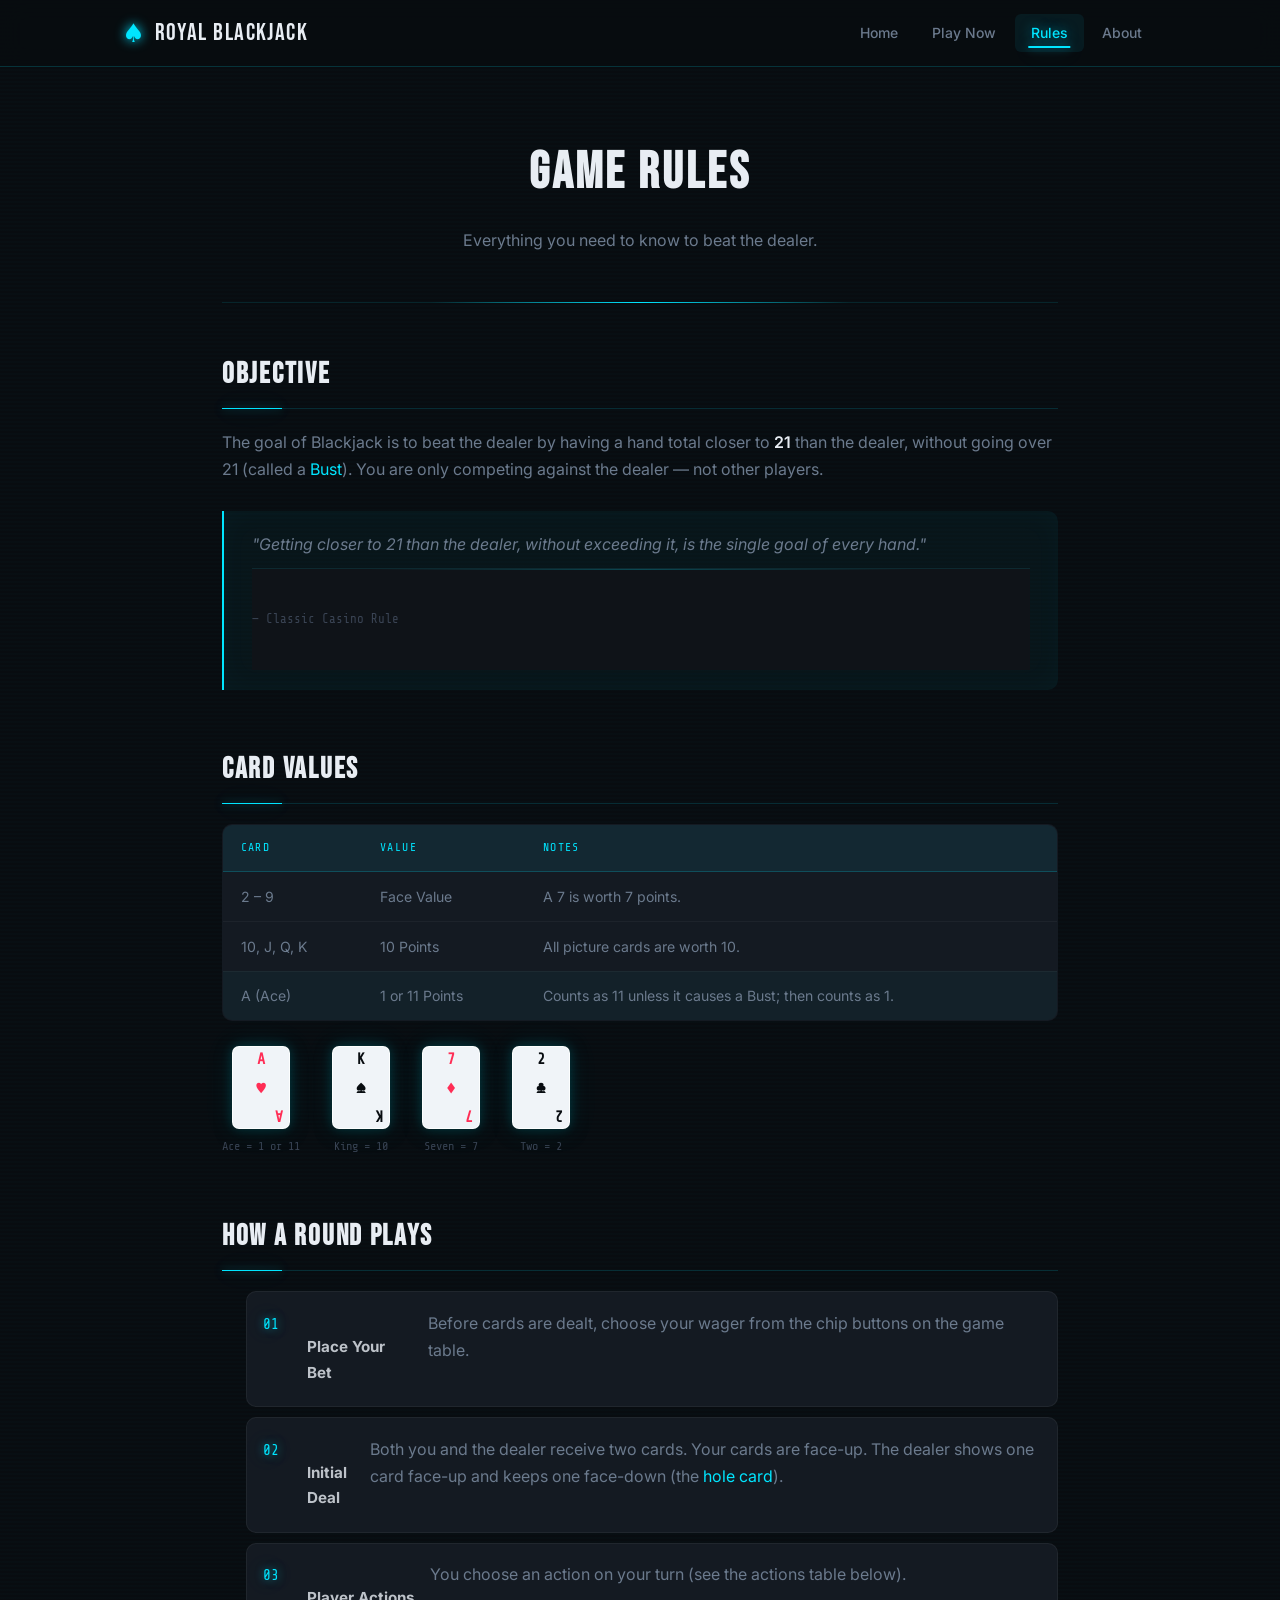
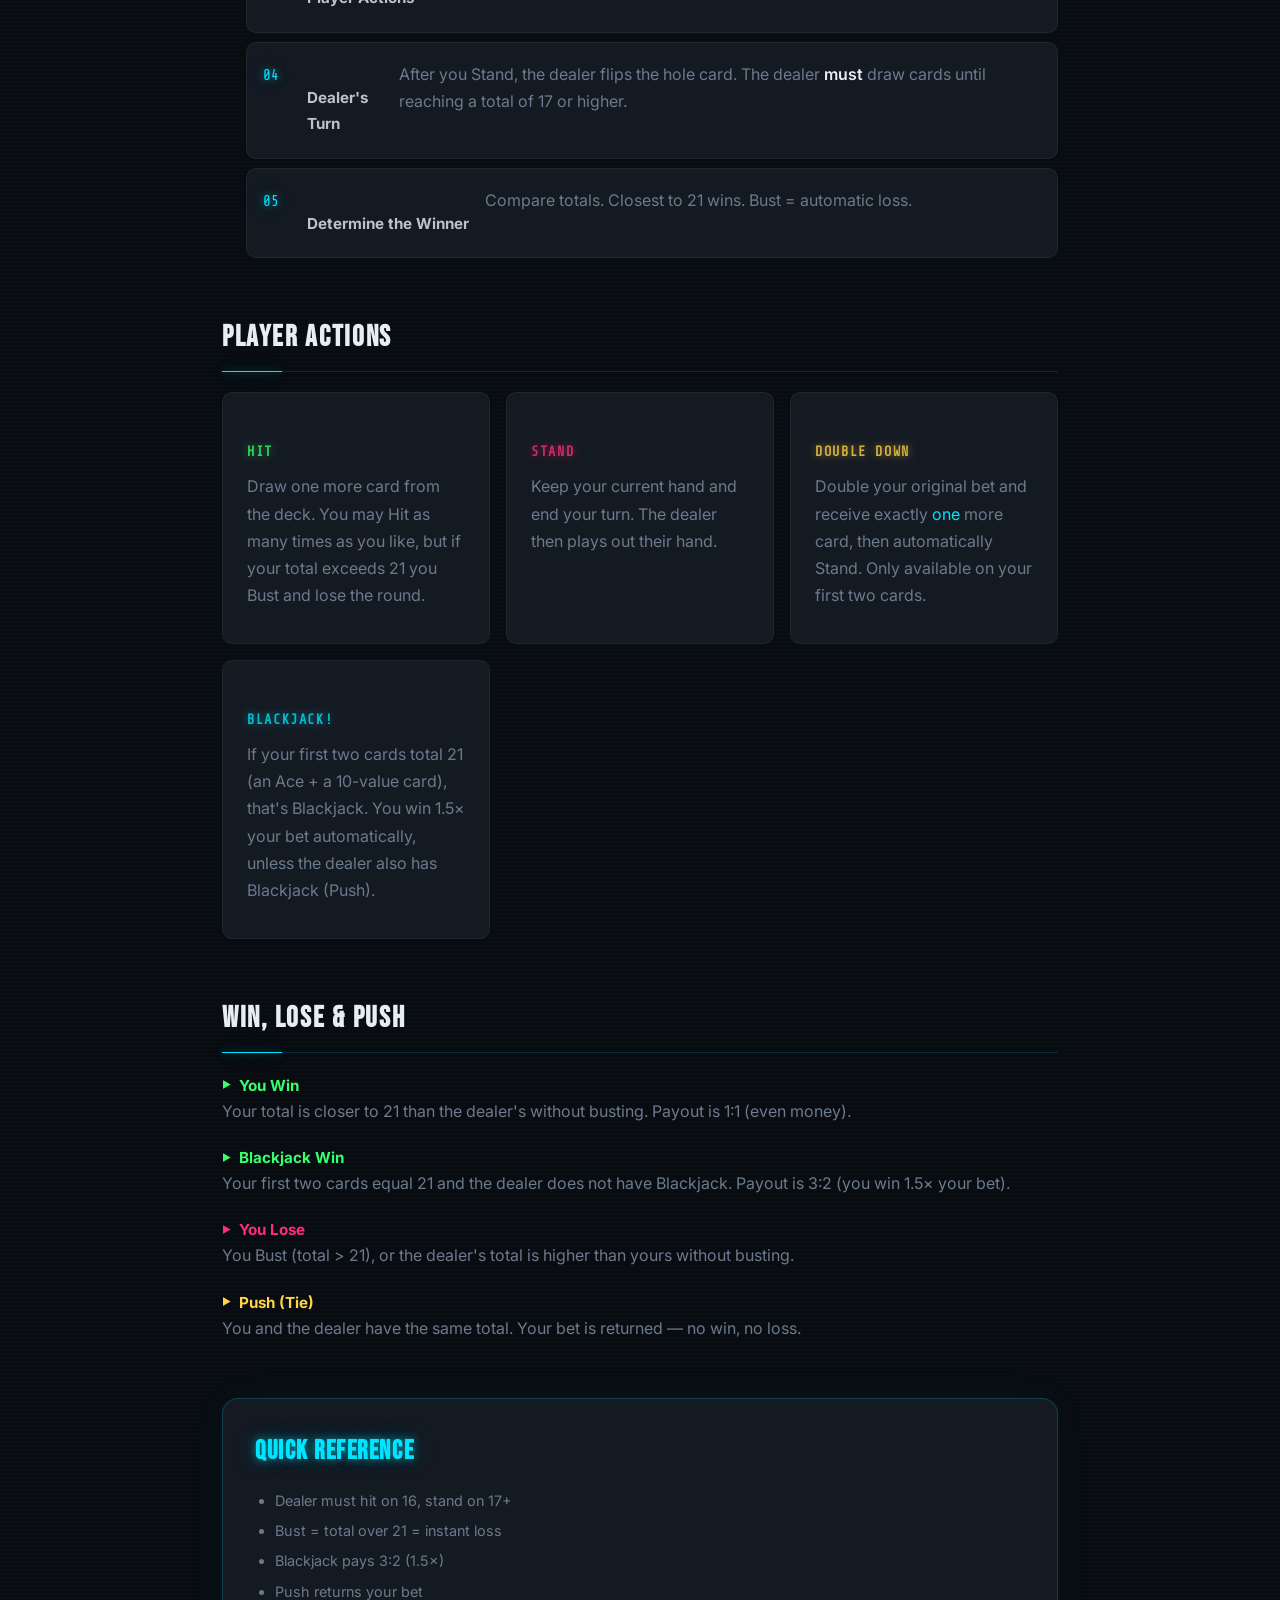
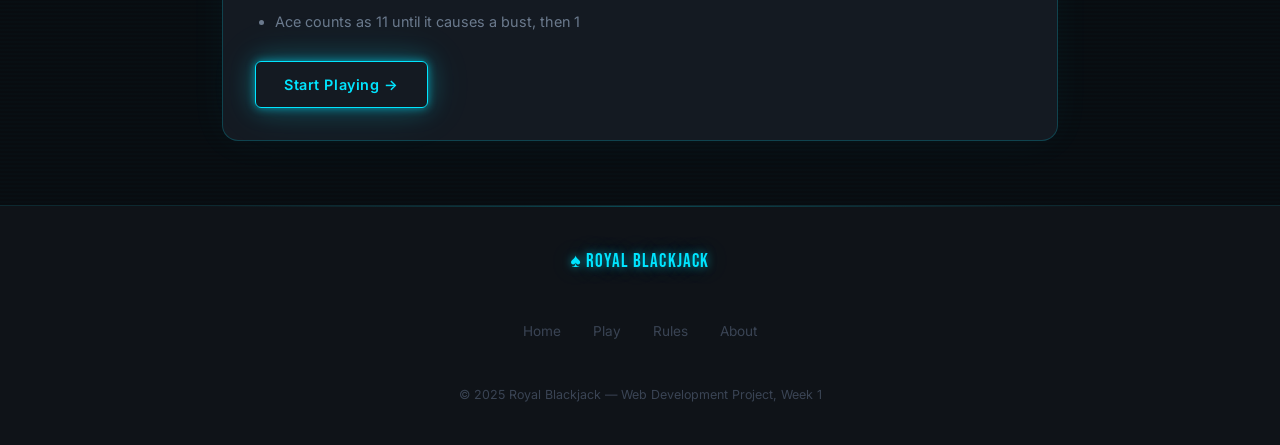
<file: Blackjack week1~2 html5/rules (4).html>
<!DOCTYPE html>
<html lang="en">
<head>
  <meta charset="UTF-8" />
  <meta name="viewport" content="width=device-width, initial-scale=1.0" />
  <meta name="description" content="Learn the full rules of Royal Blackjack – how to play, card values, and winning conditions." />
  <title>Royal Blackjack | Rules</title>
  <link rel="stylesheet" href="css/style.css" />
  <link rel="preconnect" href="https://fonts.googleapis.com" />
  <link rel="preconnect" href="https://fonts.gstatic.com" crossorigin />
  <link href="https://fonts.googleapis.com/css2?family=Bebas+Neue&family=Inter:wght@400;500;600;700&family=Share+Tech+Mono&display=swap" rel="stylesheet" />
</head>
<body>

  <!-- ===== HEADER / NAV ===== -->
  <header role="banner">
    <nav role="navigation" aria-label="Main Navigation">
      <div class="logo">
        <span class="logo-symbol">♠</span>
        <span class="logo-text">Royal Blackjack</span>
      </div>
      <ul class="nav-links">
        <li><a href="index.html">Home</a></li>
        <li><a href="game.html">Play Now</a></li>
        <li><a href="rules.html" class="active" aria-current="page">Rules</a></li>
        <li><a href="about.html">About</a></li>
      </ul>
    </nav>
  </header>

  <main class="rules-main">

    <!-- ===== PAGE HERO ===== -->
    <section class="page-hero" aria-labelledby="rules-title">
      <h1 id="rules-title">Game Rules</h1>
      <p class="page-hero-sub">Everything you need to know to beat the dealer.</p>
    </section>

    <!-- ===== OBJECTIVE ===== -->
    <section class="rules-section" aria-labelledby="objective-title">
      <h2 id="objective-title">Objective</h2>
      <p>
        The goal of Blackjack is to beat the dealer by having a hand total closer to
        <strong>21</strong> than the dealer, without going over 21 (called a <em>Bust</em>).
        You are only competing against the dealer — not other players.
      </p>
      <blockquote cite="https://en.wikipedia.org/wiki/Blackjack">
        <p>"Getting closer to 21 than the dealer, without exceeding it, is the single goal
        of every hand."</p>
        <footer>— Classic Casino Rule</footer>
      </blockquote>
    </section>

    <!-- ===== CARD VALUES ===== -->
    <section class="rules-section" aria-labelledby="values-title">
      <h2 id="values-title">Card Values</h2>
      <table aria-label="Blackjack card value reference">
        <thead>
          <tr>
            <th scope="col">Card</th>
            <th scope="col">Value</th>
            <th scope="col">Notes</th>
          </tr>
        </thead>
        <tbody>
          <tr>
            <td>2 – 9</td>
            <td>Face Value</td>
            <td>A 7 is worth 7 points.</td>
          </tr>
          <tr>
            <td>10, J, Q, K</td>
            <td>10 Points</td>
            <td>All picture cards are worth 10.</td>
          </tr>
          <tr class="highlight-row">
            <td>A (Ace)</td>
            <td>1 or 11 Points</td>
            <td>Counts as 11 unless it causes a Bust; then counts as 1.</td>
          </tr>
        </tbody>
      </table>

      <!-- Card visual legend -->
      <div class="card-legend" aria-label="Card value examples">
        <figure class="legend-item">
          <div class="card card-face red mini">
            <span class="card-rank">A</span>
            <span class="card-suit">♥</span>
            <span class="card-rank bottom">A</span>
          </div>
          <figcaption>Ace = 1 or 11</figcaption>
        </figure>
        <figure class="legend-item">
          <div class="card card-face mini">
            <span class="card-rank">K</span>
            <span class="card-suit">♠</span>
            <span class="card-rank bottom">K</span>
          </div>
          <figcaption>King = 10</figcaption>
        </figure>
        <figure class="legend-item">
          <div class="card card-face red mini">
            <span class="card-rank">7</span>
            <span class="card-suit">♦</span>
            <span class="card-rank bottom">7</span>
          </div>
          <figcaption>Seven = 7</figcaption>
        </figure>
        <figure class="legend-item">
          <div class="card card-face mini">
            <span class="card-rank">2</span>
            <span class="card-suit">♣</span>
            <span class="card-rank bottom">2</span>
          </div>
          <figcaption>Two = 2</figcaption>
        </figure>
      </div>
    </section>

    <!-- ===== HOW TO PLAY ===== -->
    <section class="rules-section" aria-labelledby="gameplay-title">
      <h2 id="gameplay-title">How a Round Plays</h2>
      <ol class="rules-steps">
        <li>
          <h3>Place Your Bet</h3>
          <p>Before cards are dealt, choose your wager from the chip buttons on the game table.</p>
        </li>
        <li>
          <h3>Initial Deal</h3>
          <p>Both you and the dealer receive two cards. Your cards are face-up.
          The dealer shows one card face-up and keeps one face-down (the <em>hole card</em>).</p>
        </li>
        <li>
          <h3>Player Actions</h3>
          <p>You choose an action on your turn (see the actions table below).</p>
        </li>
        <li>
          <h3>Dealer's Turn</h3>
          <p>After you Stand, the dealer flips the hole card. The dealer <strong>must</strong>
          draw cards until reaching a total of 17 or higher.</p>
        </li>
        <li>
          <h3>Determine the Winner</h3>
          <p>Compare totals. Closest to 21 wins. Bust = automatic loss.</p>
        </li>
      </ol>
    </section>

    <!-- ===== ACTIONS ===== -->
    <section class="rules-section" aria-labelledby="actions-title">
      <h2 id="actions-title">Player Actions</h2>
      <div class="actions-grid">
        <article class="action-card">
          <h3 class="action-name hit">Hit</h3>
          <p>Draw one more card from the deck. You may Hit as many times as you like,
          but if your total exceeds 21 you Bust and lose the round.</p>
        </article>
        <article class="action-card">
          <h3 class="action-name stand">Stand</h3>
          <p>Keep your current hand and end your turn. The dealer then plays out their hand.</p>
        </article>
        <article class="action-card">
          <h3 class="action-name double">Double Down</h3>
          <p>Double your original bet and receive exactly <em>one</em> more card, then
          automatically Stand. Only available on your first two cards.</p>
        </article>
        <article class="action-card">
          <h3 class="action-name blackjack">Blackjack!</h3>
          <p>If your first two cards total 21 (an Ace + a 10-value card), that's Blackjack.
          You win 1.5× your bet automatically, unless the dealer also has Blackjack (Push).</p>
        </article>
      </div>
    </section>

    <!-- ===== WIN / LOSE CONDITIONS ===== -->
    <section class="rules-section" aria-labelledby="win-title">
      <h2 id="win-title">Win, Lose &amp; Push</h2>
      <dl class="outcomes-list">
        <dt class="win">You Win</dt>
        <dd>Your total is closer to 21 than the dealer's without busting.
          Payout is 1:1 (even money).</dd>

        <dt class="win">Blackjack Win</dt>
        <dd>Your first two cards equal 21 and the dealer does not have Blackjack.
          Payout is 3:2 (you win 1.5× your bet).</dd>

        <dt class="lose">You Lose</dt>
        <dd>You Bust (total &gt; 21), or the dealer's total is higher than yours without busting.</dd>

        <dt class="push">Push (Tie)</dt>
        <dd>You and the dealer have the same total. Your bet is returned — no win, no loss.</dd>
      </dl>
    </section>

    <!-- ===== QUICK REFERENCE ===== -->
    <aside class="rules-aside" aria-labelledby="quickref-title">
      <h2 id="quickref-title">Quick Reference</h2>
      <ul>
        <li>Dealer must hit on 16, stand on 17+</li>
        <li>Bust = total over 21 = instant loss</li>
        <li>Blackjack pays 3:2 (1.5×)</li>
        <li>Push returns your bet</li>
        <li>Ace counts as 11 until it causes a bust, then 1</li>
      </ul>
      <a href="game.html" class="btn btn-primary">Start Playing →</a>
    </aside>

  </main>

  <!-- ===== FOOTER ===== -->
  <footer role="contentinfo">
    <div class="footer-inner">
      <p class="footer-logo"><span>♠</span> Royal Blackjack</p>
      <nav aria-label="Footer Navigation">
        <ul class="footer-links">
          <li><a href="index.html">Home</a></li>
          <li><a href="game.html">Play</a></li>
          <li><a href="rules.html">Rules</a></li>
          <li><a href="about.html">About</a></li>
        </ul>
      </nav>
      <p class="footer-copy">&copy; 2025 Royal Blackjack &mdash; Web Development Project, Week 1</p>
    </div>
  </footer>

</body>
</html>
</file>
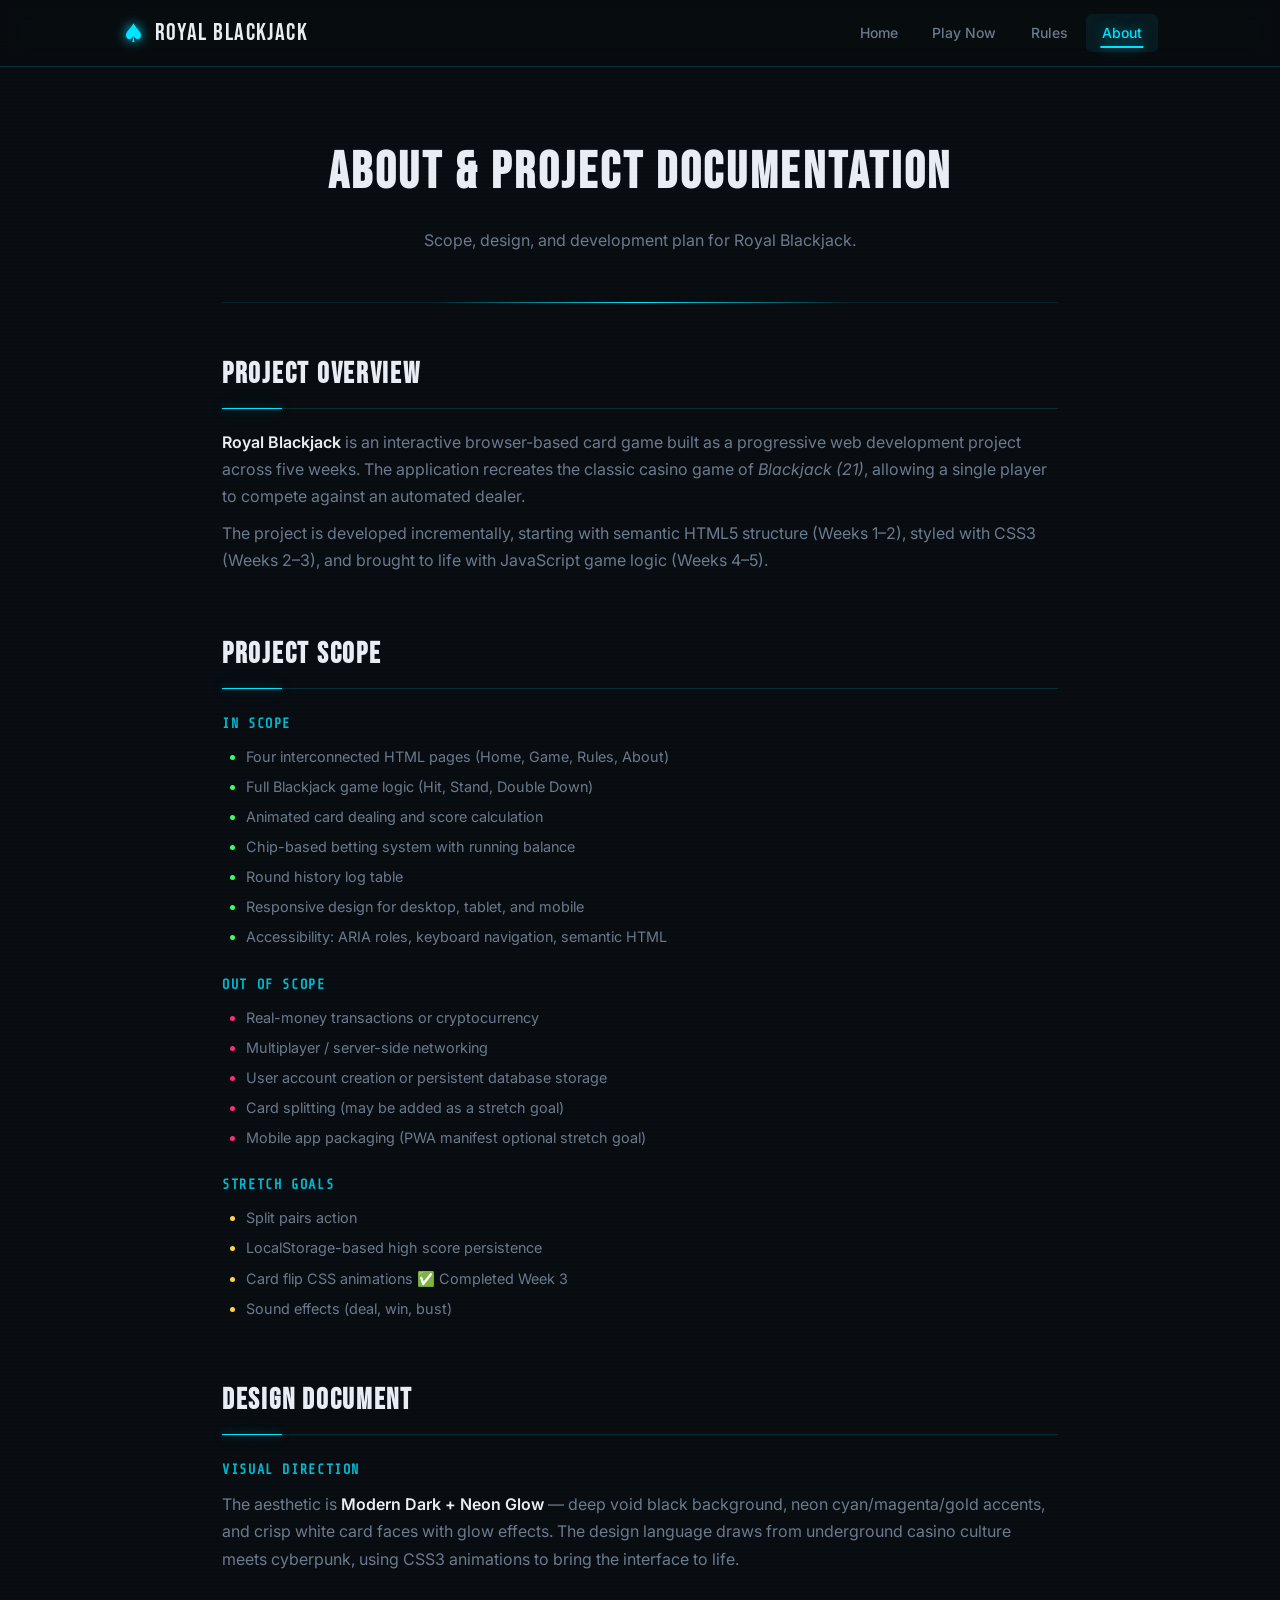
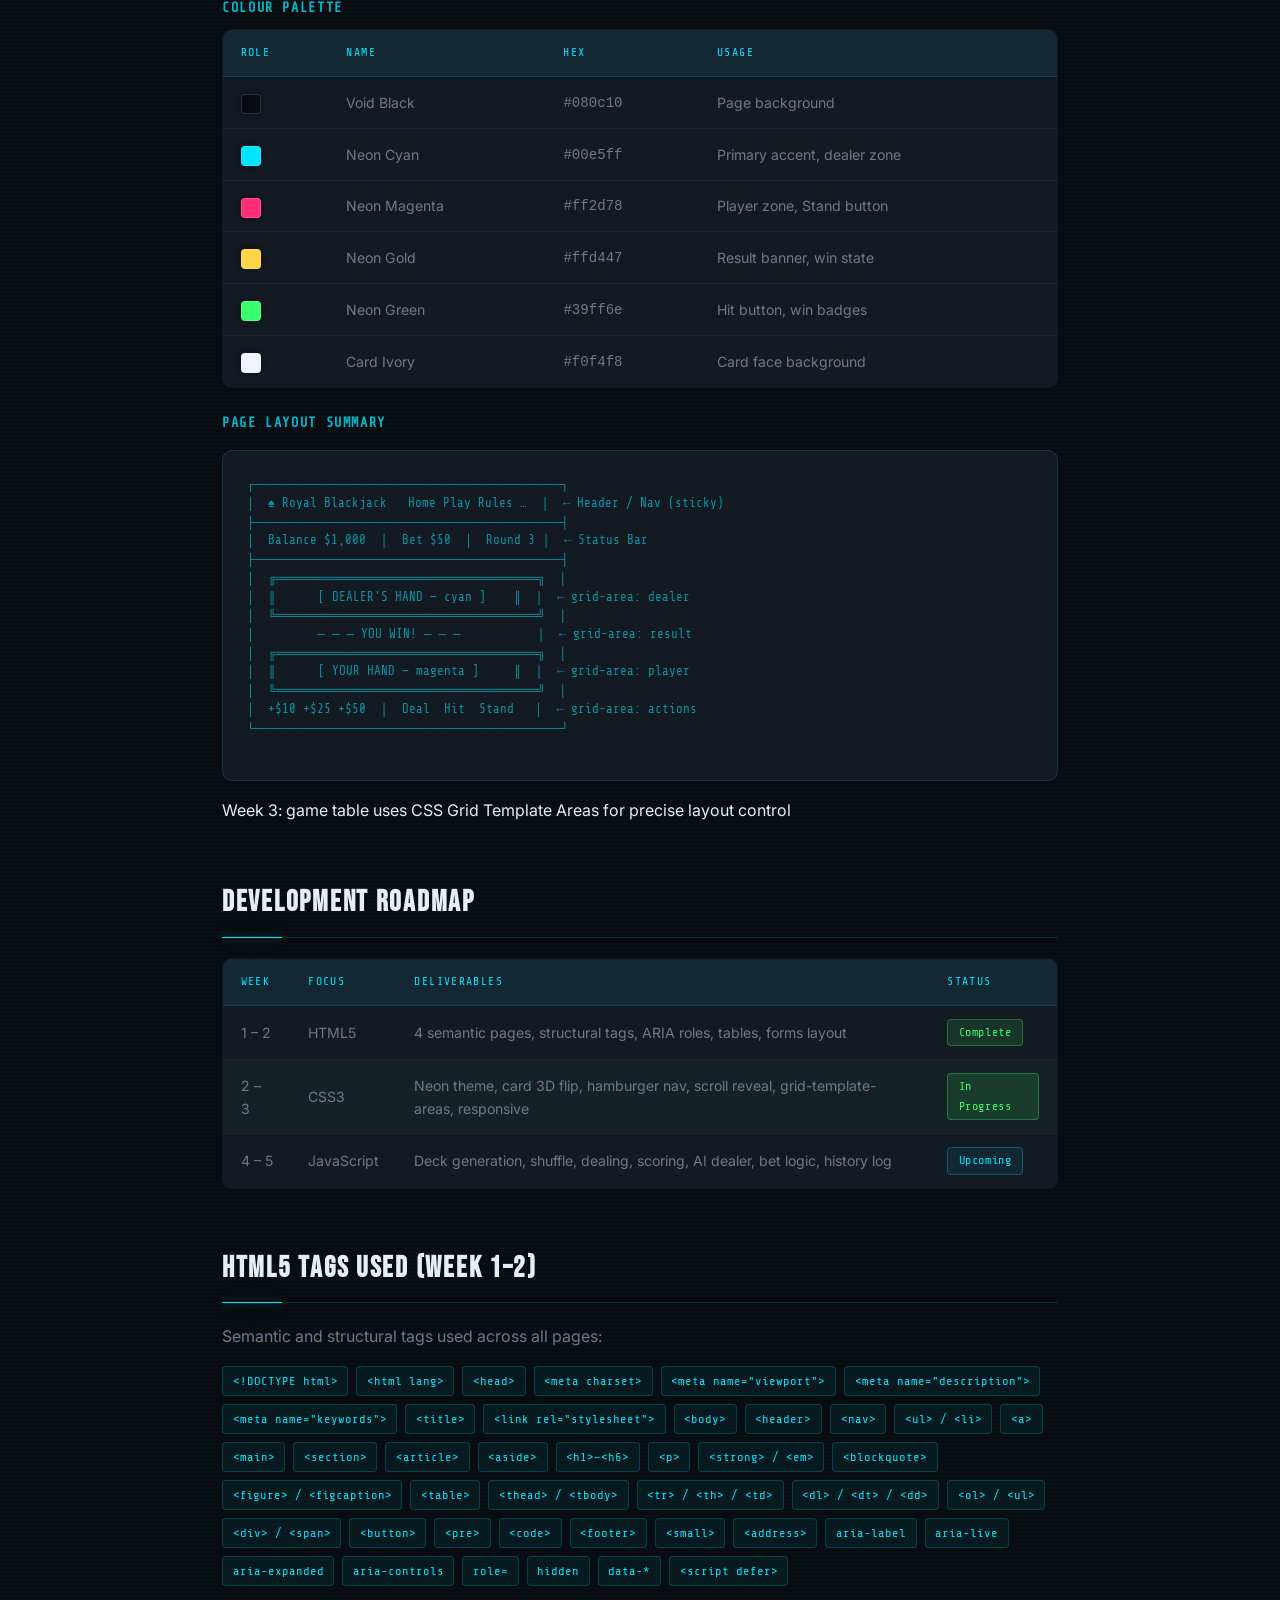
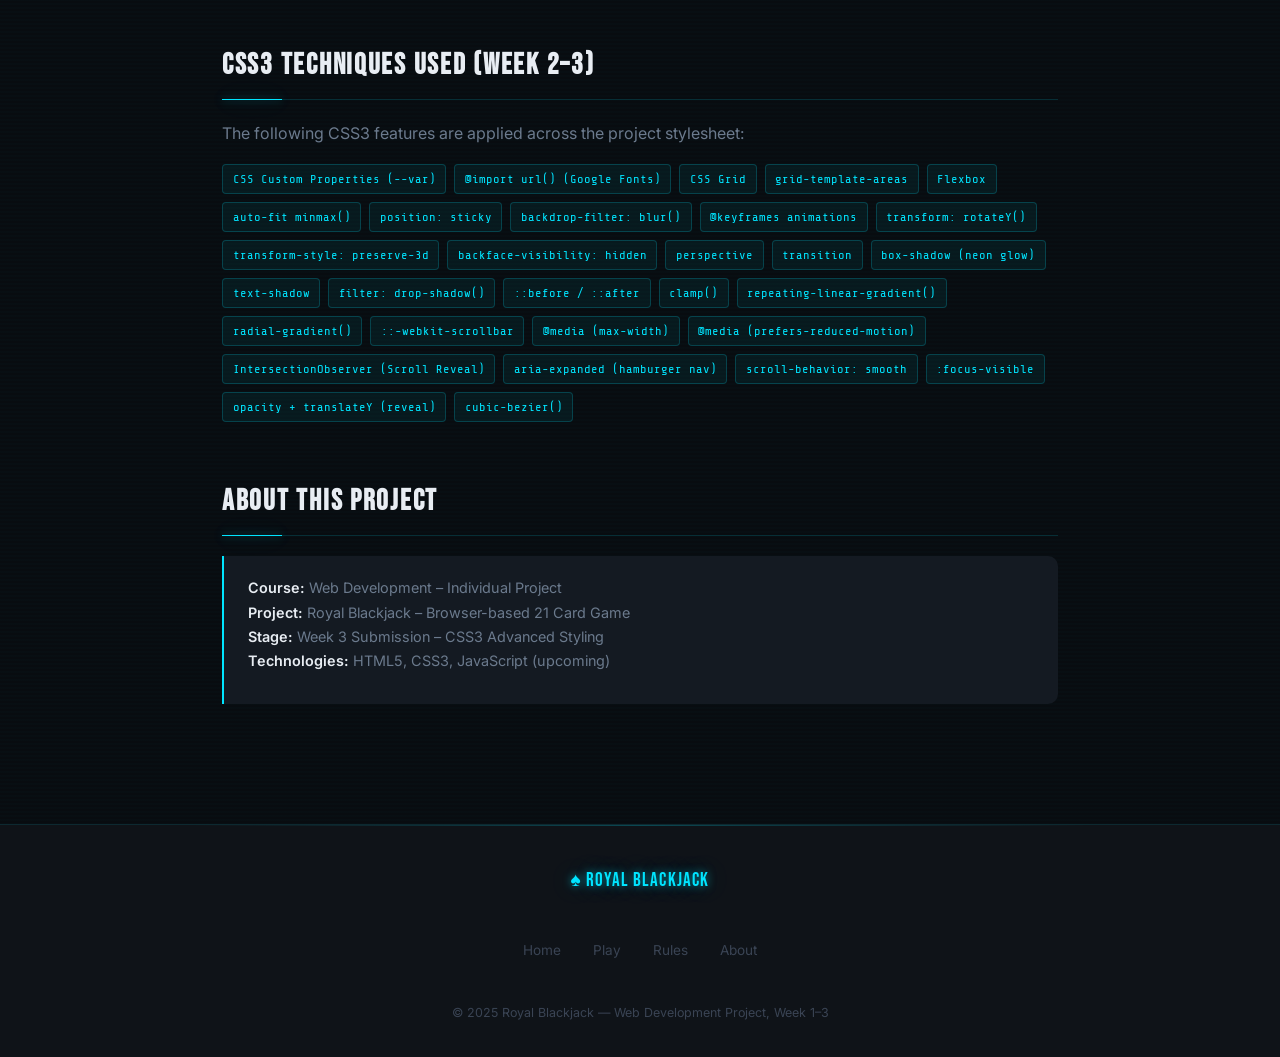
<file: Blackjack_week3/about (4).html>
<!DOCTYPE html>
<html lang="en">
<head>
  <meta charset="UTF-8" />
  <meta name="viewport" content="width=device-width, initial-scale=1.0" />
  <meta name="description" content="About Royal Blackjack – project scope, design documentation, and development roadmap." />
  <title>Royal Blackjack | About &amp; Documentation</title>
  <link rel="preconnect" href="https://fonts.googleapis.com" />
  <link rel="preconnect" href="https://fonts.gstatic.com" crossorigin />
  <link href="https://fonts.googleapis.com/css2?family=Bebas+Neue&family=Inter:wght@400;500;600;700&family=Share+Tech+Mono&display=swap" rel="stylesheet" />
  <link rel="stylesheet" href="css/style.css" />
</head>
<body>

  <!-- ===== HEADER / NAV ===== -->
  <header role="banner">
    <nav role="navigation" aria-label="Main Navigation">
      <div class="logo">
        <span class="logo-symbol">♠</span>
        <span class="logo-text">Royal Blackjack</span>
      </div>
      <button class="nav-toggle" aria-label="Toggle navigation" aria-expanded="false" aria-controls="nav-menu">
        <span class="hamburger-line"></span>
        <span class="hamburger-line"></span>
        <span class="hamburger-line"></span>
      </button>
      <ul class="nav-links" id="nav-menu">
        <li><a href="index.html">Home</a></li>
        <li><a href="game.html">Play Now</a></li>
        <li><a href="rules.html">Rules</a></li>
        <li><a href="about.html" class="active" aria-current="page">About</a></li>
      </ul>
    </nav>
  </header>

  <main class="about-main">

    <!-- ===== PAGE HERO ===== -->
    <section class="page-hero" aria-labelledby="about-title">
      <h1 id="about-title">About &amp; Project Documentation</h1>
      <p class="page-hero-sub">Scope, design, and development plan for Royal Blackjack.</p>
    </section>

    <!-- ===== PROJECT OVERVIEW ===== -->
    <section class="doc-section reveal" aria-labelledby="overview-title">
      <h2 id="overview-title">Project Overview</h2>
      <p>
        <strong>Royal Blackjack</strong> is an interactive browser-based card game
        built as a progressive web development project across five weeks. The application
        recreates the classic casino game of <em>Blackjack (21)</em>, allowing a single
        player to compete against an automated dealer.
      </p>
      <p>
        The project is developed incrementally, starting with semantic HTML5 structure
        (Weeks 1–2), styled with CSS3 (Weeks 2–3), and brought to life with JavaScript
        game logic (Weeks 4–5).
      </p>
    </section>

    <!-- ===== PROJECT SCOPE ===== -->
    <section class="doc-section reveal" aria-labelledby="scope-title">
      <h2 id="scope-title">Project Scope</h2>
      <h3>In Scope</h3>
      <ul class="scope-list in">
        <li>Four interconnected HTML pages (Home, Game, Rules, About)</li>
        <li>Full Blackjack game logic (Hit, Stand, Double Down)</li>
        <li>Animated card dealing and score calculation</li>
        <li>Chip-based betting system with running balance</li>
        <li>Round history log table</li>
        <li>Responsive design for desktop, tablet, and mobile</li>
        <li>Accessibility: ARIA roles, keyboard navigation, semantic HTML</li>
      </ul>
      <h3>Out of Scope</h3>
      <ul class="scope-list out">
        <li>Real-money transactions or cryptocurrency</li>
        <li>Multiplayer / server-side networking</li>
        <li>User account creation or persistent database storage</li>
        <li>Card splitting (may be added as a stretch goal)</li>
        <li>Mobile app packaging (PWA manifest optional stretch goal)</li>
      </ul>
      <h3>Stretch Goals</h3>
      <ul class="scope-list stretch">
        <li>Split pairs action</li>
        <li>LocalStorage-based high score persistence</li>
        <li>Card flip CSS animations ✅ Completed Week 3</li>
        <li>Sound effects (deal, win, bust)</li>
      </ul>
    </section>

    <!-- ===== DESIGN DOCUMENT ===== -->
    <section class="doc-section reveal" aria-labelledby="design-title">
      <h2 id="design-title">Design Document</h2>
      <h3>Visual Direction</h3>
      <p>
        The aesthetic is <strong>Modern Dark + Neon Glow</strong> — deep void black background,
        neon cyan/magenta/gold accents, and crisp white card faces with glow effects.
        The design language draws from underground casino culture meets cyberpunk, using
        CSS3 animations to bring the interface to life.
      </p>
      <h3>Colour Palette</h3>
      <table aria-label="Design colour palette">
        <thead>
          <tr>
            <th scope="col">Role</th>
            <th scope="col">Name</th>
            <th scope="col">Hex</th>
            <th scope="col">Usage</th>
          </tr>
        </thead>
        <tbody>
          <tr>
            <td><span class="swatch" style="background:#080c10;"></span></td>
            <td>Void Black</td>
            <td><code>#080c10</code></td>
            <td>Page background</td>
          </tr>
          <tr>
            <td><span class="swatch" style="background:#00e5ff;"></span></td>
            <td>Neon Cyan</td>
            <td><code>#00e5ff</code></td>
            <td>Primary accent, dealer zone</td>
          </tr>
          <tr>
            <td><span class="swatch" style="background:#ff2d78;"></span></td>
            <td>Neon Magenta</td>
            <td><code>#ff2d78</code></td>
            <td>Player zone, Stand button</td>
          </tr>
          <tr>
            <td><span class="swatch" style="background:#ffd447;"></span></td>
            <td>Neon Gold</td>
            <td><code>#ffd447</code></td>
            <td>Result banner, win state</td>
          </tr>
          <tr>
            <td><span class="swatch" style="background:#39ff6e;"></span></td>
            <td>Neon Green</td>
            <td><code>#39ff6e</code></td>
            <td>Hit button, win badges</td>
          </tr>
          <tr>
            <td><span class="swatch" style="background:#f0f4f8;"></span></td>
            <td>Card Ivory</td>
            <td><code>#f0f4f8</code></td>
            <td>Card face background</td>
          </tr>
        </tbody>
      </table>

      <h3>Page Layout Summary</h3>
      <figure>
        <pre class="wireframe" aria-label="ASCII wireframe of the game page layout">
┌─────────────────────────────────────────┐
│  ♠ Royal Blackjack   Home Play Rules …  │  ← Header / Nav (sticky)
├─────────────────────────────────────────┤
│  Balance $1,000  │  Bet $50  │  Round 3 │  ← Status Bar
├─────────────────────────────────────────┤
│  ╔═══════════════════════════════════╗  │
│  ║      [ DEALER'S HAND — cyan ]    ║  │  ← grid-area: dealer
│  ╚═══════════════════════════════════╝  │
│         ─ ─ ─ YOU WIN! ─ ─ ─           │  ← grid-area: result
│  ╔═══════════════════════════════════╗  │
│  ║      [ YOUR HAND — magenta ]     ║  │  ← grid-area: player
│  ╚═══════════════════════════════════╝  │
│  +$10 +$25 +$50  │  Deal  Hit  Stand   │  ← grid-area: actions
└─────────────────────────────────────────┘
        </pre>
        <figcaption>Week 3: game table uses CSS Grid Template Areas for precise layout control</figcaption>
      </figure>
    </section>

    <!-- ===== DEVELOPMENT ROADMAP ===== -->
    <section class="doc-section reveal" aria-labelledby="roadmap-title">
      <h2 id="roadmap-title">Development Roadmap</h2>
      <table aria-label="Project development roadmap by week">
        <thead>
          <tr>
            <th scope="col">Week</th>
            <th scope="col">Focus</th>
            <th scope="col">Deliverables</th>
            <th scope="col">Status</th>
          </tr>
        </thead>
        <tbody>
          <tr>
            <td>1 – 2</td>
            <td>HTML5</td>
            <td>4 semantic pages, structural tags, ARIA roles, tables, forms layout</td>
            <td><span class="badge win">Complete</span></td>
          </tr>
          <tr class="current-week">
            <td>2 – 3</td>
            <td>CSS3</td>
            <td>Neon theme, card 3D flip, hamburger nav, scroll reveal, grid-template-areas, responsive</td>
            <td><span class="badge win">In Progress</span></td>
          </tr>
          <tr>
            <td>4 – 5</td>
            <td>JavaScript</td>
            <td>Deck generation, shuffle, dealing, scoring, AI dealer, bet logic, history log</td>
            <td><span class="badge pending">Upcoming</span></td>
          </tr>
        </tbody>
      </table>
    </section>

    <!-- ===== HTML5 TAGS USED ===== -->
    <section class="doc-section reveal" aria-labelledby="tags-title">
      <h2 id="tags-title">HTML5 Tags Used (Week 1–2)</h2>
      <p>Semantic and structural tags used across all pages:</p>
      <div class="tag-cloud" aria-label="HTML tags used in this project">
        <code>&lt;!DOCTYPE html&gt;</code>
        <code>&lt;html lang&gt;</code>
        <code>&lt;head&gt;</code>
        <code>&lt;meta charset&gt;</code>
        <code>&lt;meta name="viewport"&gt;</code>
        <code>&lt;meta name="description"&gt;</code>
        <code>&lt;meta name="keywords"&gt;</code>
        <code>&lt;title&gt;</code>
        <code>&lt;link rel="stylesheet"&gt;</code>
        <code>&lt;body&gt;</code>
        <code>&lt;header&gt;</code>
        <code>&lt;nav&gt;</code>
        <code>&lt;ul&gt; / &lt;li&gt;</code>
        <code>&lt;a&gt;</code>
        <code>&lt;main&gt;</code>
        <code>&lt;section&gt;</code>
        <code>&lt;article&gt;</code>
        <code>&lt;aside&gt;</code>
        <code>&lt;h1&gt;–&lt;h6&gt;</code>
        <code>&lt;p&gt;</code>
        <code>&lt;strong&gt; / &lt;em&gt;</code>
        <code>&lt;blockquote&gt;</code>
        <code>&lt;figure&gt; / &lt;figcaption&gt;</code>
        <code>&lt;table&gt;</code>
        <code>&lt;thead&gt; / &lt;tbody&gt;</code>
        <code>&lt;tr&gt; / &lt;th&gt; / &lt;td&gt;</code>
        <code>&lt;dl&gt; / &lt;dt&gt; / &lt;dd&gt;</code>
        <code>&lt;ol&gt; / &lt;ul&gt;</code>
        <code>&lt;div&gt; / &lt;span&gt;</code>
        <code>&lt;button&gt;</code>
        <code>&lt;pre&gt;</code>
        <code>&lt;code&gt;</code>
        <code>&lt;footer&gt;</code>
        <code>&lt;small&gt;</code>
        <code>&lt;address&gt;</code>
        <code>aria-label</code>
        <code>aria-live</code>
        <code>aria-expanded</code>
        <code>aria-controls</code>
        <code>role=</code>
        <code>hidden</code>
        <code>data-*</code>
        <code>&lt;script defer&gt;</code>
      </div>
    </section>

    <!-- ===== CSS3 TECHNIQUES USED (Week 3) ===== -->
    <section class="doc-section reveal" aria-labelledby="css3-title">
      <h2 id="css3-title">CSS3 Techniques Used (Week 2–3)</h2>
      <p>The following CSS3 features are applied across the project stylesheet:</p>
      <div class="tag-cloud" aria-label="CSS3 techniques used">
        <code>CSS Custom Properties (--var)</code>
        <code>@import url() (Google Fonts)</code>
        <code>CSS Grid</code>
        <code>grid-template-areas</code>
        <code>Flexbox</code>
        <code>auto-fit minmax()</code>
        <code>position: sticky</code>
        <code>backdrop-filter: blur()</code>
        <code>@keyframes animations</code>
        <code>transform: rotateY()</code>
        <code>transform-style: preserve-3d</code>
        <code>backface-visibility: hidden</code>
        <code>perspective</code>
        <code>transition</code>
        <code>box-shadow (neon glow)</code>
        <code>text-shadow</code>
        <code>filter: drop-shadow()</code>
        <code>::before / ::after</code>
        <code>clamp()</code>
        <code>repeating-linear-gradient()</code>
        <code>radial-gradient()</code>
        <code>::-webkit-scrollbar</code>
        <code>@media (max-width)</code>
        <code>@media (prefers-reduced-motion)</code>
        <code>IntersectionObserver (Scroll Reveal)</code>
        <code>aria-expanded (hamburger nav)</code>
        <code>scroll-behavior: smooth</code>
        <code>:focus-visible</code>
        <code>opacity + translateY (reveal)</code>
        <code>cubic-bezier()</code>
      </div>
    </section>

    <!-- ===== ABOUT THE STUDENT ===== -->
    <section class="doc-section reveal" aria-labelledby="student-title">
      <h2 id="student-title">About This Project</h2>
      <address>
        <p>
          <strong>Course:</strong> Web Development – Individual Project<br />
          <strong>Project:</strong> Royal Blackjack – Browser-based 21 Card Game<br />
          <strong>Stage:</strong> Week 3 Submission – CSS3 Advanced Styling<br />
          <strong>Technologies:</strong> HTML5, CSS3, JavaScript (upcoming)
        </p>
      </address>
    </section>

  </main>

  <!-- ===== FOOTER ===== -->
  <footer role="contentinfo">
    <div class="footer-inner">
      <p class="footer-logo"><span>♠</span> Royal Blackjack</p>
      <nav aria-label="Footer Navigation">
        <ul class="footer-links">
          <li><a href="index.html">Home</a></li>
          <li><a href="game.html">Play</a></li>
          <li><a href="rules.html">Rules</a></li>
          <li><a href="about.html">About</a></li>
        </ul>
      </nav>
      <p class="footer-copy">&copy; 2025 Royal Blackjack &mdash; Web Development Project, Week 1–3</p>
    </div>
  </footer>

  <script src="js/main.js" defer></script>
</body>
</html>
</file>
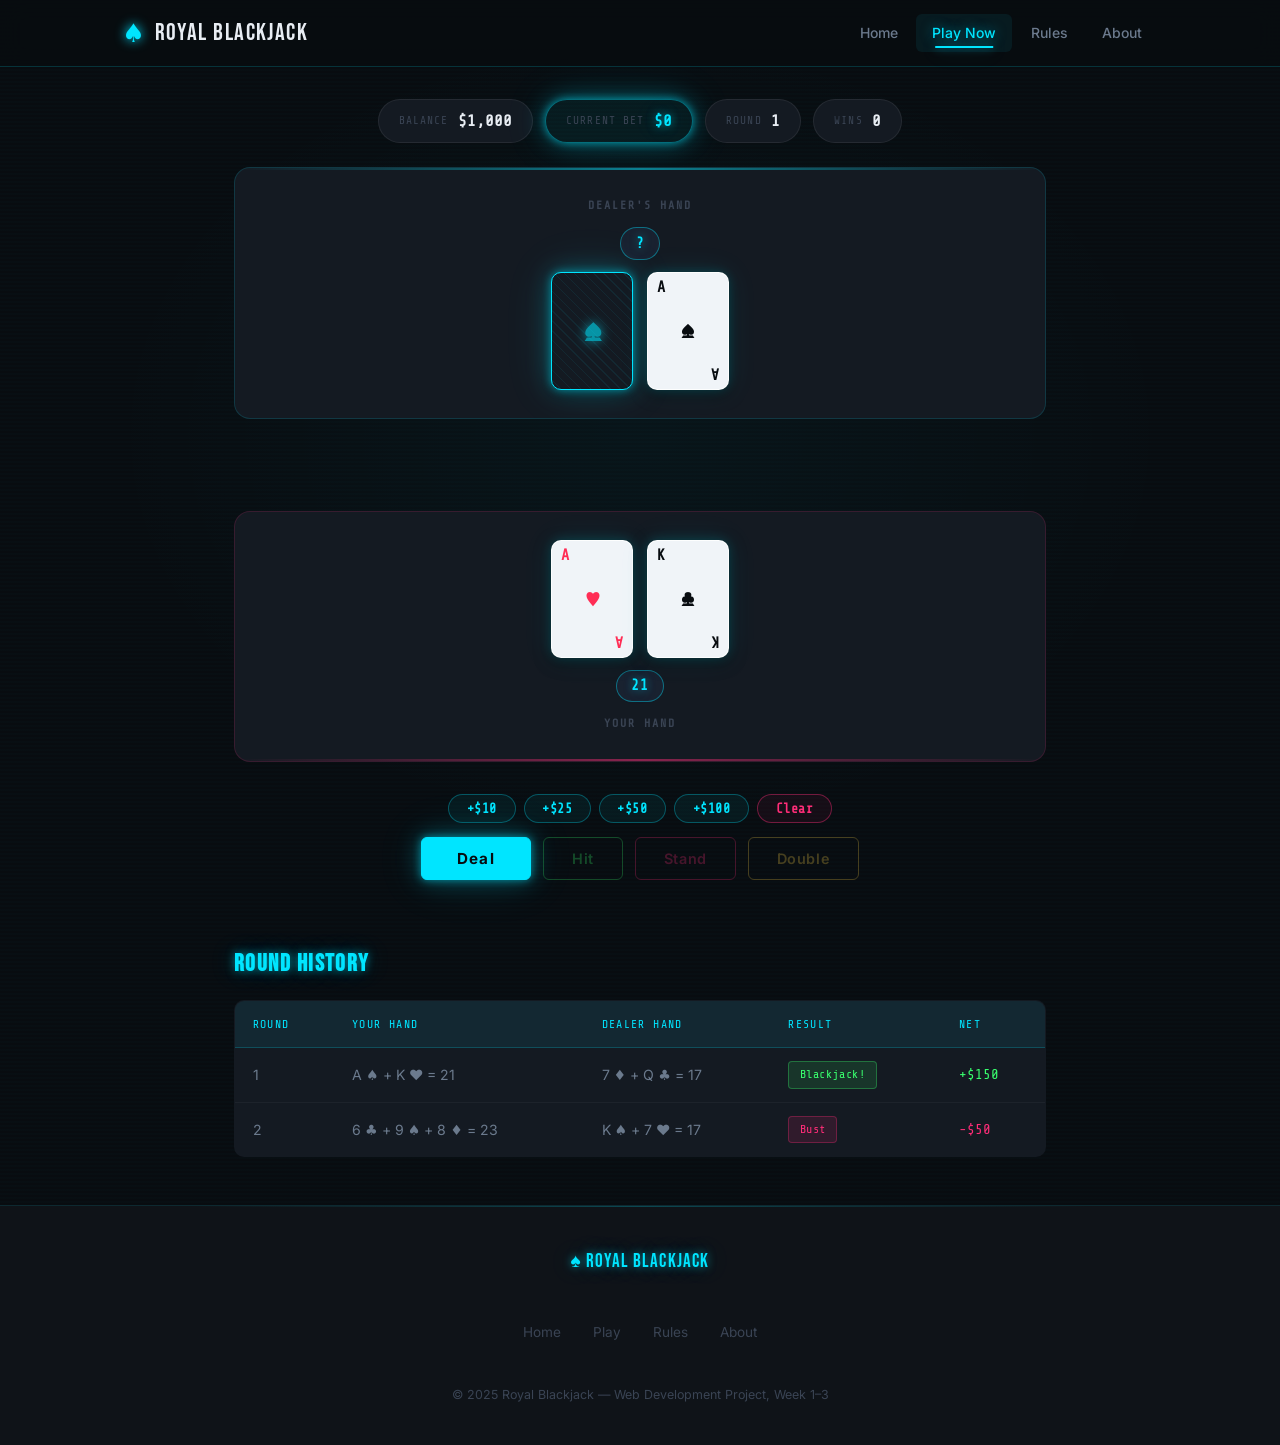
<file: Blackjack_week3/game (9).html>
<!DOCTYPE html>
<html lang="en">
<head>
  <meta charset="UTF-8" />
  <meta name="viewport" content="width=device-width, initial-scale=1.0" />
  <meta name="description" content="Play Royal Blackjack – the classic 21 card game." />
  <title>Royal Blackjack | Play</title>
  <link rel="preconnect" href="https://fonts.googleapis.com" />
  <link rel="preconnect" href="https://fonts.gstatic.com" crossorigin />
  <link href="https://fonts.googleapis.com/css2?family=Bebas+Neue&family=Inter:wght@400;500;600;700&family=Share+Tech+Mono&display=swap" rel="stylesheet" />
  <link rel="stylesheet" href="css/style.css" />
</head>
<body class="game-page">

  <!-- ===== HEADER / NAV ===== -->
  <header role="banner">
    <nav role="navigation" aria-label="Main Navigation">
      <div class="logo">
        <span class="logo-symbol">♠</span>
        <span class="logo-text">Royal Blackjack</span>
      </div>
      <button class="nav-toggle" aria-label="Toggle navigation" aria-expanded="false" aria-controls="nav-menu">
        <span class="hamburger-line"></span>
        <span class="hamburger-line"></span>
        <span class="hamburger-line"></span>
      </button>
      <ul class="nav-links" id="nav-menu">
        <li><a href="index.html">Home</a></li>
        <li><a href="game.html" class="active" aria-current="page">Play Now</a></li>
        <li><a href="rules.html">Rules</a></li>
        <li><a href="about.html">About</a></li>
      </ul>
    </nav>
  </header>

  <main>
    <!-- ===== GAME TABLE (Week 3: CSS Grid Template Areas) ===== -->
    <section class="game-table" aria-label="Blackjack Game Table">

      <!-- Status Bar -->
      <div class="status-bar" role="status" aria-live="polite">
        <div class="stat-chip">
          <span class="stat-label">Balance</span>
          <strong class="stat-value" id="balance">$1,000</strong>
        </div>
        <div class="stat-chip highlight">
          <span class="stat-label">Current Bet</span>
          <strong class="stat-value" id="current-bet">$0</strong>
        </div>
        <div class="stat-chip">
          <span class="stat-label">Round</span>
          <strong class="stat-value" id="round-count">1</strong>
        </div>
        <div class="stat-chip">
          <span class="stat-label">Wins</span>
          <strong class="stat-value" id="wins">0</strong>
        </div>
      </div>

      <!-- Game Grid (Week 3: grid-template-areas) -->
      <div class="game-grid">

        <!-- Dealer Zone -->
        <div class="player-zone dealer-zone" style="grid-area: dealer;">
          <h2 class="zone-label">Dealer's Hand</h2>
          <div class="score-badge" id="dealer-score" aria-label="Dealer score">?</div>
          <div class="card-row" id="dealer-cards" role="list" aria-label="Dealer cards">
            <div class="card-flip-wrapper" role="listitem" aria-label="Hidden card">
              <div class="card-inner">
                <div class="card card-back card-front"></div>
                <div class="card card-face card-back-face">
                  <span class="card-rank">7</span>
                  <span class="card-suit">♦</span>
                  <span class="card-rank bottom">7</span>
                </div>
              </div>
            </div>
            <div class="card card-face" role="listitem" aria-label="Ace of Spades">
              <span class="card-rank">A</span>
              <span class="card-suit">♠</span>
              <span class="card-rank bottom">A</span>
            </div>
          </div>
        </div>

        <!-- Result Banner -->
        <div class="result-banner" id="result-banner" style="grid-area: result;" aria-live="assertive" hidden>
          <span id="result-text">You Win!</span>
        </div>

        <!-- Player Zone -->
        <div class="player-zone player-zone-main" style="grid-area: player;">
          <div class="card-row" id="player-cards" role="list" aria-label="Player cards">
            <div class="card card-face red" role="listitem" aria-label="Ace of Hearts">
              <span class="card-rank">A</span>
              <span class="card-suit">♥</span>
              <span class="card-rank bottom">A</span>
            </div>
            <div class="card card-face" role="listitem" aria-label="King of Clubs">
              <span class="card-rank">K</span>
              <span class="card-suit">♣</span>
              <span class="card-rank bottom">K</span>
            </div>
          </div>
          <div class="score-badge" id="player-score" aria-label="Player score">21</div>
          <h2 class="zone-label">Your Hand</h2>
        </div>

        <!-- Action Buttons -->
        <div class="action-area" style="grid-area: actions;" role="group" aria-label="Game actions">
          <div class="bet-controls">
            <button class="btn btn-chip" aria-label="Bet $10" data-amount="10">+$10</button>
            <button class="btn btn-chip" aria-label="Bet $25" data-amount="25">+$25</button>
            <button class="btn btn-chip" aria-label="Bet $50" data-amount="50">+$50</button>
            <button class="btn btn-chip" aria-label="Bet $100" data-amount="100">+$100</button>
            <button class="btn btn-chip clear" aria-label="Clear bet">Clear</button>
          </div>
          <div class="game-buttons">
            <button class="btn btn-deal" id="btn-deal" aria-label="Deal cards">Deal</button>
            <button class="btn btn-hit" id="btn-hit" aria-label="Hit – take another card" disabled>Hit</button>
            <button class="btn btn-stand" id="btn-stand" aria-label="Stand – keep current hand" disabled>Stand</button>
            <button class="btn btn-double" id="btn-double" aria-label="Double down" disabled>Double</button>
          </div>
        </div>

      </div><!-- end .game-grid -->
    </section>

    <!-- ===== GAME HISTORY TABLE ===== -->
    <section class="history-section" aria-labelledby="history-title">
      <h2 id="history-title">Round History</h2>
      <table aria-label="Game round history">
        <thead>
          <tr>
            <th scope="col">Round</th>
            <th scope="col">Your Hand</th>
            <th scope="col">Dealer Hand</th>
            <th scope="col">Result</th>
            <th scope="col">Net</th>
          </tr>
        </thead>
        <tbody id="history-body">
          <tr>
            <td>1</td>
            <td>A ♠ + K ♥ = 21</td>
            <td>7 ♦ + Q ♣ = 17</td>
            <td><span class="badge win">Blackjack!</span></td>
            <td class="positive">+$150</td>
          </tr>
          <tr>
            <td>2</td>
            <td>6 ♣ + 9 ♠ + 8 ♦ = 23</td>
            <td>K ♠ + 7 ♥ = 17</td>
            <td><span class="badge bust">Bust</span></td>
            <td class="negative">-$50</td>
          </tr>
        </tbody>
      </table>
    </section>
  </main>

  <!-- ===== FOOTER ===== -->
  <footer role="contentinfo">
    <div class="footer-inner">
      <p class="footer-logo"><span>♠</span> Royal Blackjack</p>
      <nav aria-label="Footer Navigation">
        <ul class="footer-links">
          <li><a href="index.html">Home</a></li>
          <li><a href="game.html">Play</a></li>
          <li><a href="rules.html">Rules</a></li>
          <li><a href="about.html">About</a></li>
        </ul>
      </nav>
      <p class="footer-copy">&copy; 2025 Royal Blackjack &mdash; Web Development Project, Week 1–3</p>
    </div>
  </footer>

  <script src="js/main.js" defer></script>
  <script src="js/game.js" defer></script>
</body>
</html>
</file>
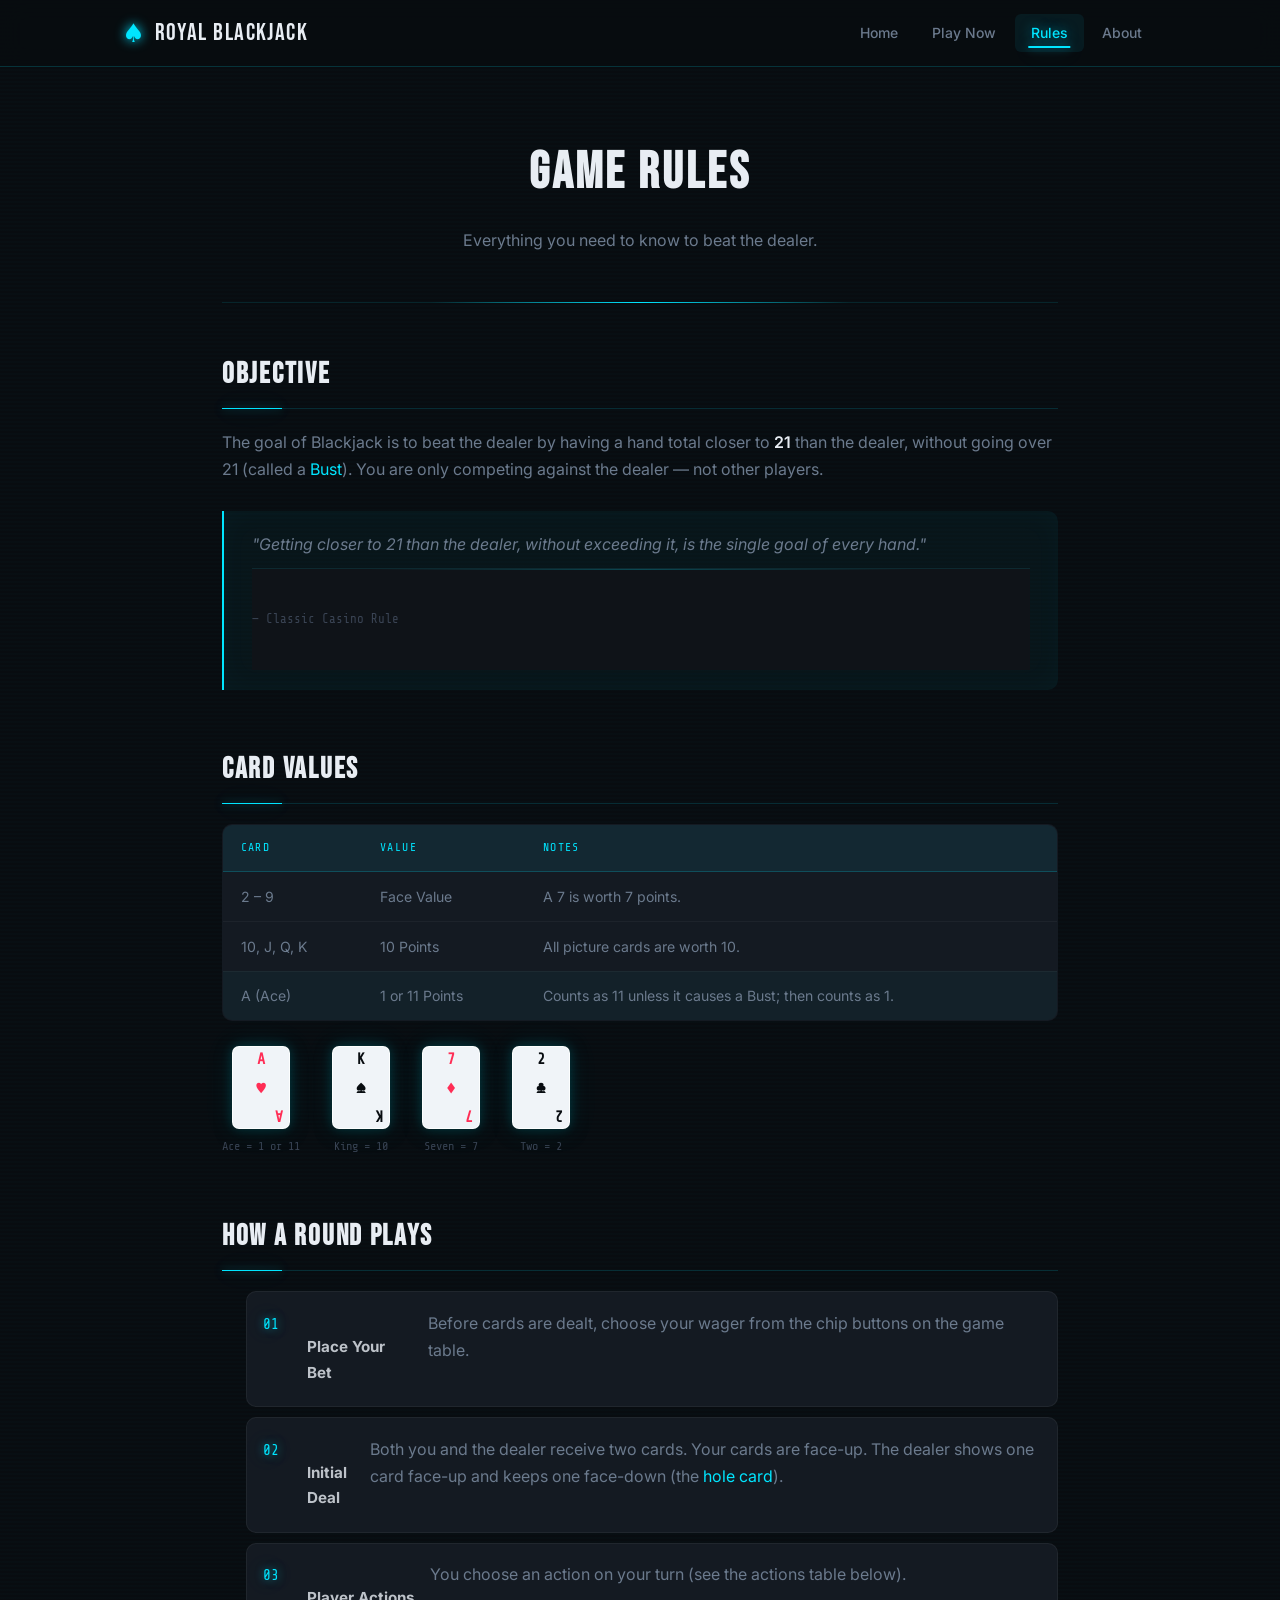
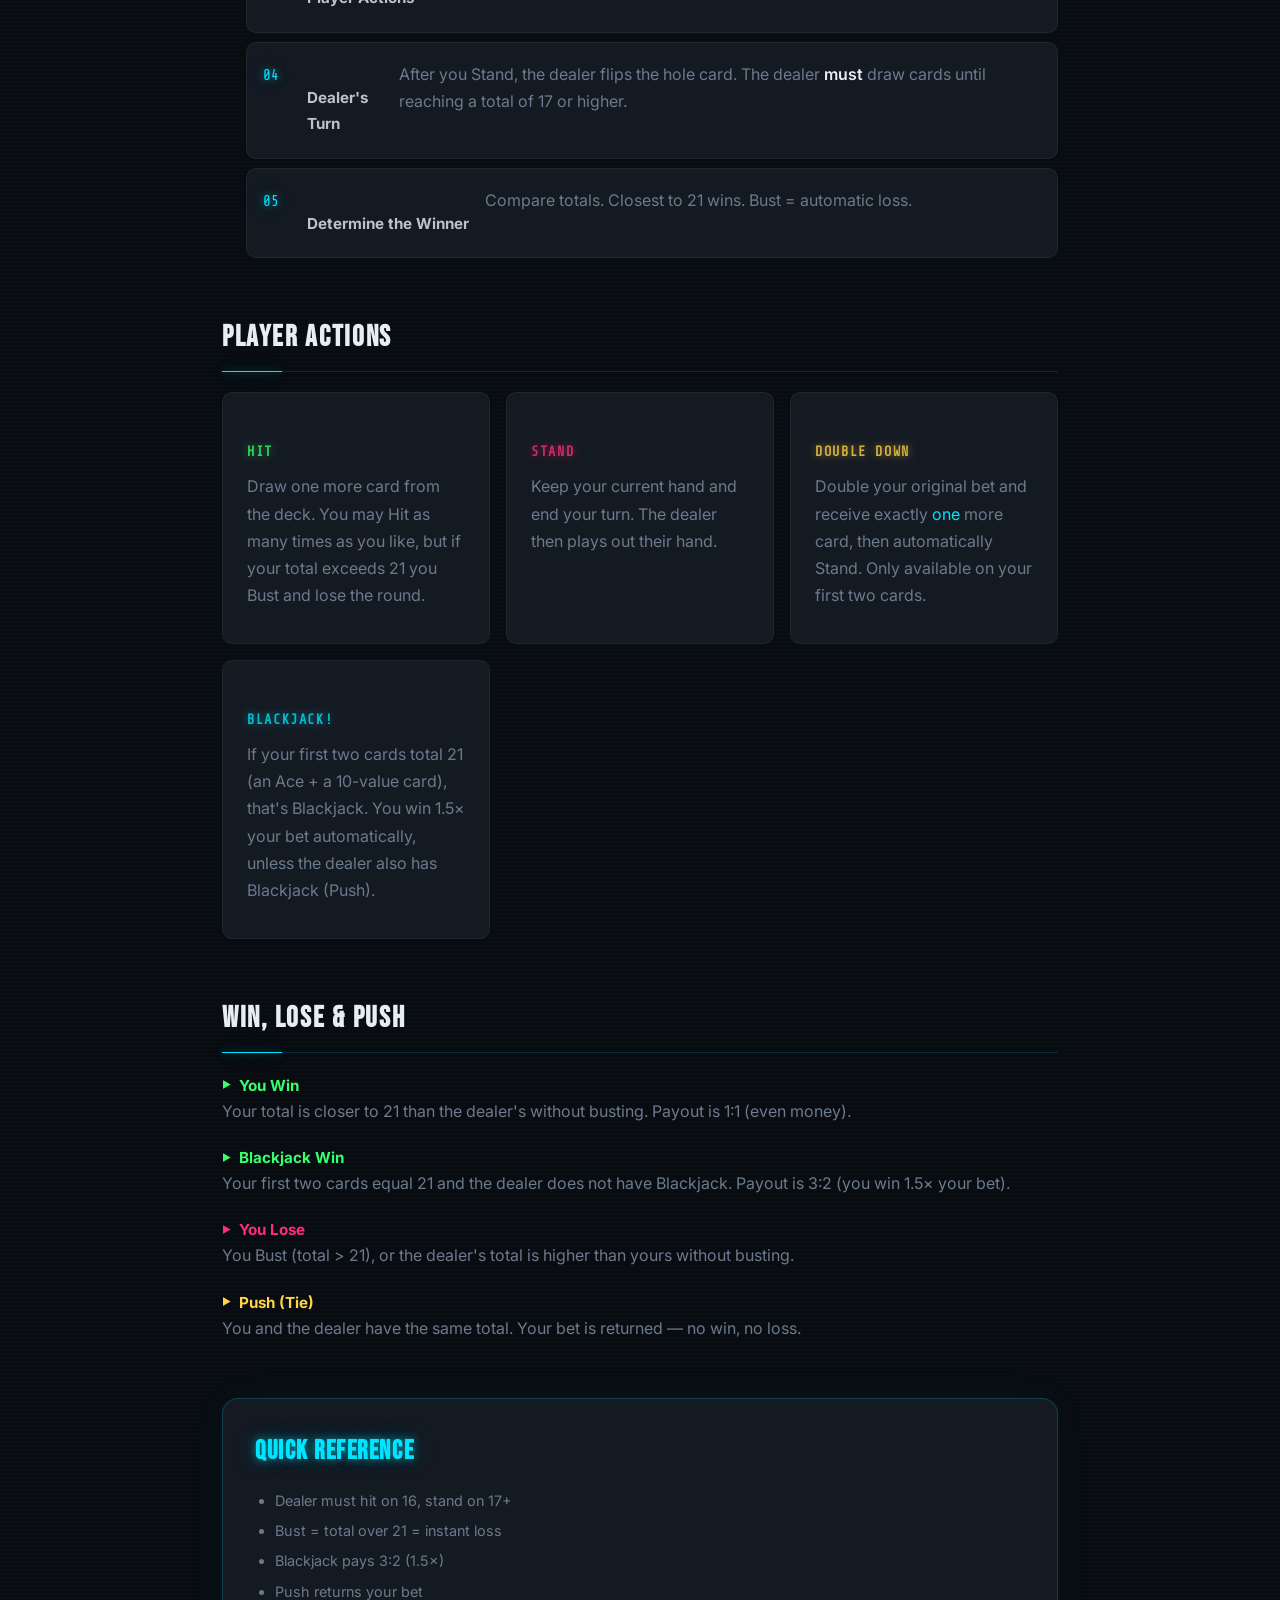
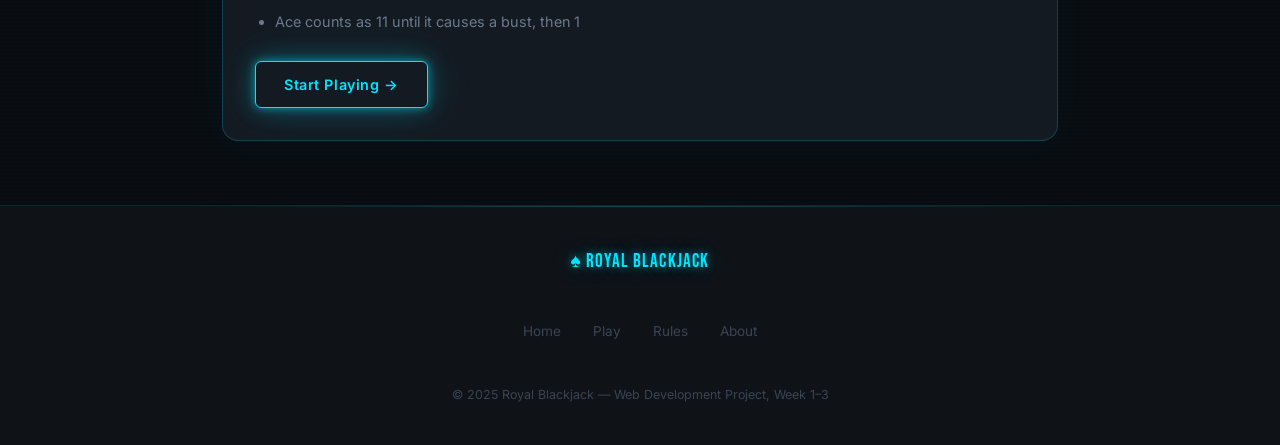
<file: Blackjack_week3/rules (5).html>
<!DOCTYPE html>
<html lang="en">
<head>
  <meta charset="UTF-8" />
  <meta name="viewport" content="width=device-width, initial-scale=1.0" />
  <meta name="description" content="Learn the full rules of Royal Blackjack – how to play, card values, and winning conditions." />
  <title>Royal Blackjack | Rules</title>
  <link rel="preconnect" href="https://fonts.googleapis.com" />
  <link rel="preconnect" href="https://fonts.gstatic.com" crossorigin />
  <link href="https://fonts.googleapis.com/css2?family=Bebas+Neue&family=Inter:wght@400;500;600;700&family=Share+Tech+Mono&display=swap" rel="stylesheet" />
  <link rel="stylesheet" href="css/style.css" />
</head>
<body>

  <!-- ===== HEADER / NAV ===== -->
  <header role="banner">
    <nav role="navigation" aria-label="Main Navigation">
      <div class="logo">
        <span class="logo-symbol">♠</span>
        <span class="logo-text">Royal Blackjack</span>
      </div>
      <button class="nav-toggle" aria-label="Toggle navigation" aria-expanded="false" aria-controls="nav-menu">
        <span class="hamburger-line"></span>
        <span class="hamburger-line"></span>
        <span class="hamburger-line"></span>
      </button>
      <ul class="nav-links" id="nav-menu">
        <li><a href="index.html">Home</a></li>
        <li><a href="game.html">Play Now</a></li>
        <li><a href="rules.html" class="active" aria-current="page">Rules</a></li>
        <li><a href="about.html">About</a></li>
      </ul>
    </nav>
  </header>

  <main class="rules-main">

    <!-- ===== PAGE HERO ===== -->
    <section class="page-hero" aria-labelledby="rules-title">
      <h1 id="rules-title">Game Rules</h1>
      <p class="page-hero-sub">Everything you need to know to beat the dealer.</p>
    </section>

    <!-- ===== OBJECTIVE ===== -->
    <section class="rules-section reveal" aria-labelledby="objective-title">
      <h2 id="objective-title">Objective</h2>
      <p>
        The goal of Blackjack is to beat the dealer by having a hand total closer to
        <strong>21</strong> than the dealer, without going over 21 (called a <em>Bust</em>).
        You are only competing against the dealer — not other players.
      </p>
      <blockquote cite="https://en.wikipedia.org/wiki/Blackjack">
        <p>"Getting closer to 21 than the dealer, without exceeding it, is the single goal
        of every hand."</p>
        <footer>— Classic Casino Rule</footer>
      </blockquote>
    </section>

    <!-- ===== CARD VALUES ===== -->
    <section class="rules-section reveal" aria-labelledby="values-title">
      <h2 id="values-title">Card Values</h2>
      <table aria-label="Blackjack card value reference">
        <thead>
          <tr>
            <th scope="col">Card</th>
            <th scope="col">Value</th>
            <th scope="col">Notes</th>
          </tr>
        </thead>
        <tbody>
          <tr>
            <td>2 – 9</td>
            <td>Face Value</td>
            <td>A 7 is worth 7 points.</td>
          </tr>
          <tr>
            <td>10, J, Q, K</td>
            <td>10 Points</td>
            <td>All picture cards are worth 10.</td>
          </tr>
          <tr class="highlight-row">
            <td>A (Ace)</td>
            <td>1 or 11 Points</td>
            <td>Counts as 11 unless it causes a Bust; then counts as 1.</td>
          </tr>
        </tbody>
      </table>

      <div class="card-legend" aria-label="Card value examples">
        <figure class="legend-item">
          <div class="card card-face red mini">
            <span class="card-rank">A</span>
            <span class="card-suit">♥</span>
            <span class="card-rank bottom">A</span>
          </div>
          <figcaption>Ace = 1 or 11</figcaption>
        </figure>
        <figure class="legend-item">
          <div class="card card-face mini">
            <span class="card-rank">K</span>
            <span class="card-suit">♠</span>
            <span class="card-rank bottom">K</span>
          </div>
          <figcaption>King = 10</figcaption>
        </figure>
        <figure class="legend-item">
          <div class="card card-face red mini">
            <span class="card-rank">7</span>
            <span class="card-suit">♦</span>
            <span class="card-rank bottom">7</span>
          </div>
          <figcaption>Seven = 7</figcaption>
        </figure>
        <figure class="legend-item">
          <div class="card card-face mini">
            <span class="card-rank">2</span>
            <span class="card-suit">♣</span>
            <span class="card-rank bottom">2</span>
          </div>
          <figcaption>Two = 2</figcaption>
        </figure>
      </div>
    </section>

    <!-- ===== HOW TO PLAY ===== -->
    <section class="rules-section reveal" aria-labelledby="gameplay-title">
      <h2 id="gameplay-title">How a Round Plays</h2>
      <ol class="rules-steps">
        <li>
          <h3>Place Your Bet</h3>
          <p>Before cards are dealt, choose your wager from the chip buttons on the game table.</p>
        </li>
        <li>
          <h3>Initial Deal</h3>
          <p>Both you and the dealer receive two cards. Your cards are face-up.
          The dealer shows one card face-up and keeps one face-down (the <em>hole card</em>).</p>
        </li>
        <li>
          <h3>Player Actions</h3>
          <p>You choose an action on your turn (see the actions table below).</p>
        </li>
        <li>
          <h3>Dealer's Turn</h3>
          <p>After you Stand, the dealer flips the hole card. The dealer <strong>must</strong>
          draw cards until reaching a total of 17 or higher.</p>
        </li>
        <li>
          <h3>Determine the Winner</h3>
          <p>Compare totals. Closest to 21 wins. Bust = automatic loss.</p>
        </li>
      </ol>
    </section>

    <!-- ===== ACTIONS ===== -->
    <section class="rules-section reveal" aria-labelledby="actions-title">
      <h2 id="actions-title">Player Actions</h2>
      <div class="actions-grid">
        <article class="action-card">
          <h3 class="action-name hit">Hit</h3>
          <p>Draw one more card from the deck. You may Hit as many times as you like,
          but if your total exceeds 21 you Bust and lose the round.</p>
        </article>
        <article class="action-card">
          <h3 class="action-name stand">Stand</h3>
          <p>Keep your current hand and end your turn. The dealer then plays out their hand.</p>
        </article>
        <article class="action-card">
          <h3 class="action-name double">Double Down</h3>
          <p>Double your original bet and receive exactly <em>one</em> more card, then
          automatically Stand. Only available on your first two cards.</p>
        </article>
        <article class="action-card">
          <h3 class="action-name blackjack">Blackjack!</h3>
          <p>If your first two cards total 21 (an Ace + a 10-value card), that's Blackjack.
          You win 1.5× your bet automatically, unless the dealer also has Blackjack (Push).</p>
        </article>
      </div>
    </section>

    <!-- ===== WIN / LOSE CONDITIONS ===== -->
    <section class="rules-section reveal" aria-labelledby="win-title">
      <h2 id="win-title">Win, Lose &amp; Push</h2>
      <dl class="outcomes-list">
        <dt class="win">You Win</dt>
        <dd>Your total is closer to 21 than the dealer's without busting. Payout is 1:1 (even money).</dd>
        <dt class="win">Blackjack Win</dt>
        <dd>Your first two cards equal 21 and the dealer does not have Blackjack. Payout is 3:2 (you win 1.5× your bet).</dd>
        <dt class="lose">You Lose</dt>
        <dd>You Bust (total &gt; 21), or the dealer's total is higher than yours without busting.</dd>
        <dt class="push">Push (Tie)</dt>
        <dd>You and the dealer have the same total. Your bet is returned — no win, no loss.</dd>
      </dl>
    </section>

    <!-- ===== QUICK REFERENCE ===== -->
    <aside class="rules-aside reveal" aria-labelledby="quickref-title">
      <h2 id="quickref-title">Quick Reference</h2>
      <ul>
        <li>Dealer must hit on 16, stand on 17+</li>
        <li>Bust = total over 21 = instant loss</li>
        <li>Blackjack pays 3:2 (1.5×)</li>
        <li>Push returns your bet</li>
        <li>Ace counts as 11 until it causes a bust, then 1</li>
      </ul>
      <a href="game.html" class="btn btn-primary">Start Playing →</a>
    </aside>

  </main>

  <!-- ===== FOOTER ===== -->
  <footer role="contentinfo">
    <div class="footer-inner">
      <p class="footer-logo"><span>♠</span> Royal Blackjack</p>
      <nav aria-label="Footer Navigation">
        <ul class="footer-links">
          <li><a href="index.html">Home</a></li>
          <li><a href="game.html">Play</a></li>
          <li><a href="rules.html">Rules</a></li>
          <li><a href="about.html">About</a></li>
        </ul>
      </nav>
      <p class="footer-copy">&copy; 2025 Royal Blackjack &mdash; Web Development Project, Week 1–3</p>
    </div>
  </footer>

  <script src="js/main.js" defer></script>
</body>
</html>
</file>
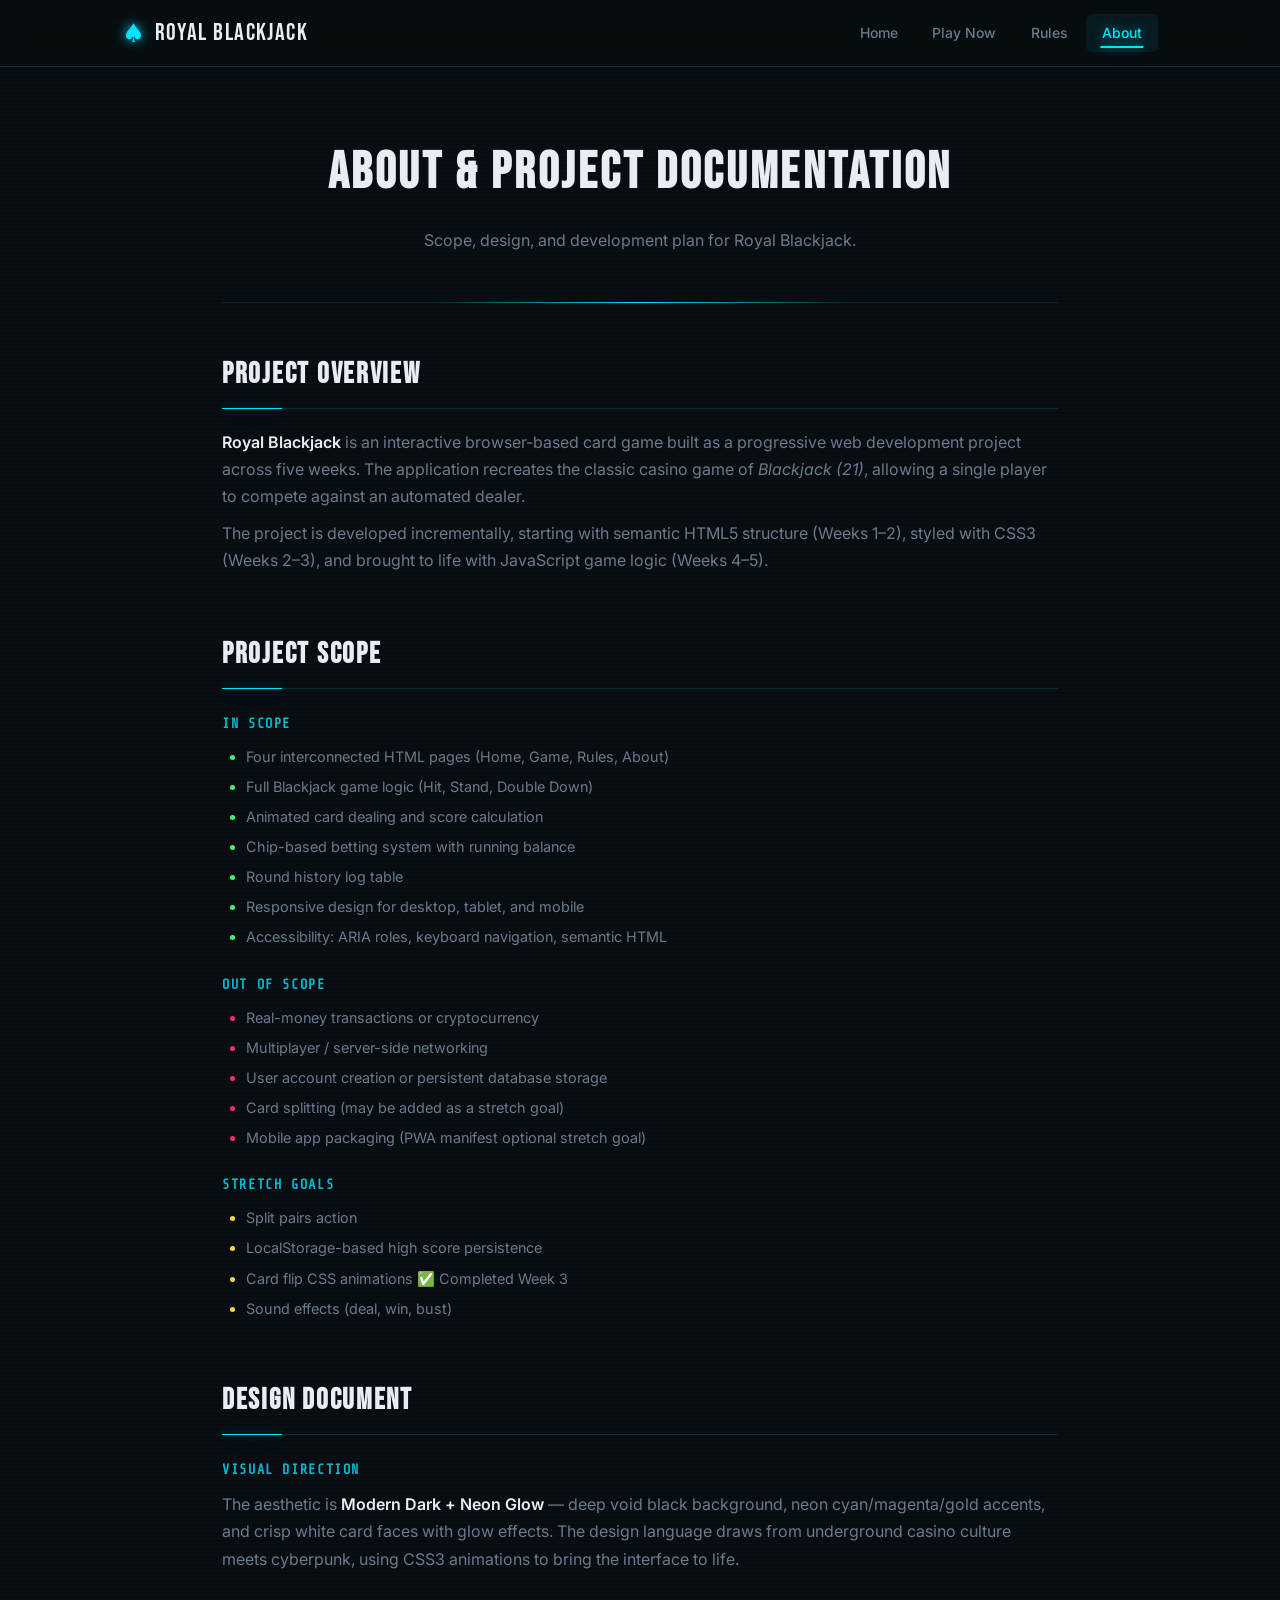
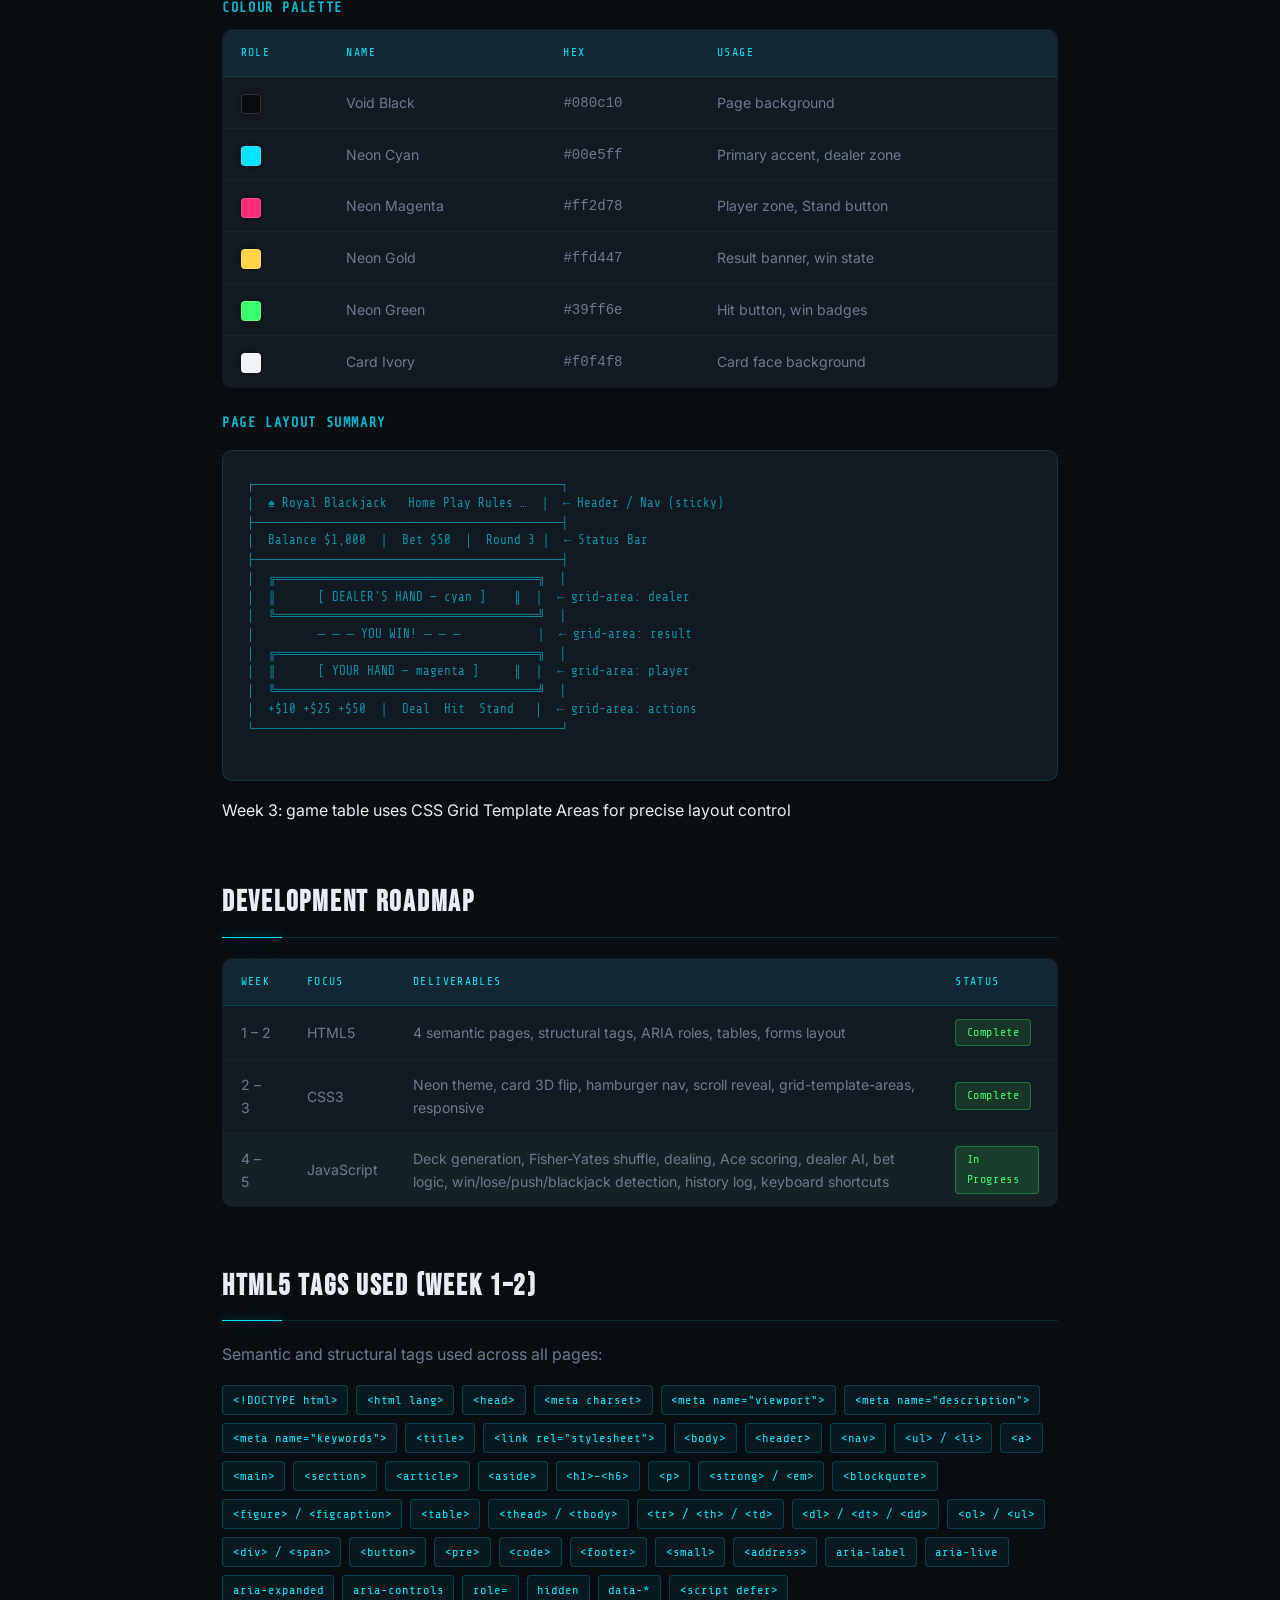
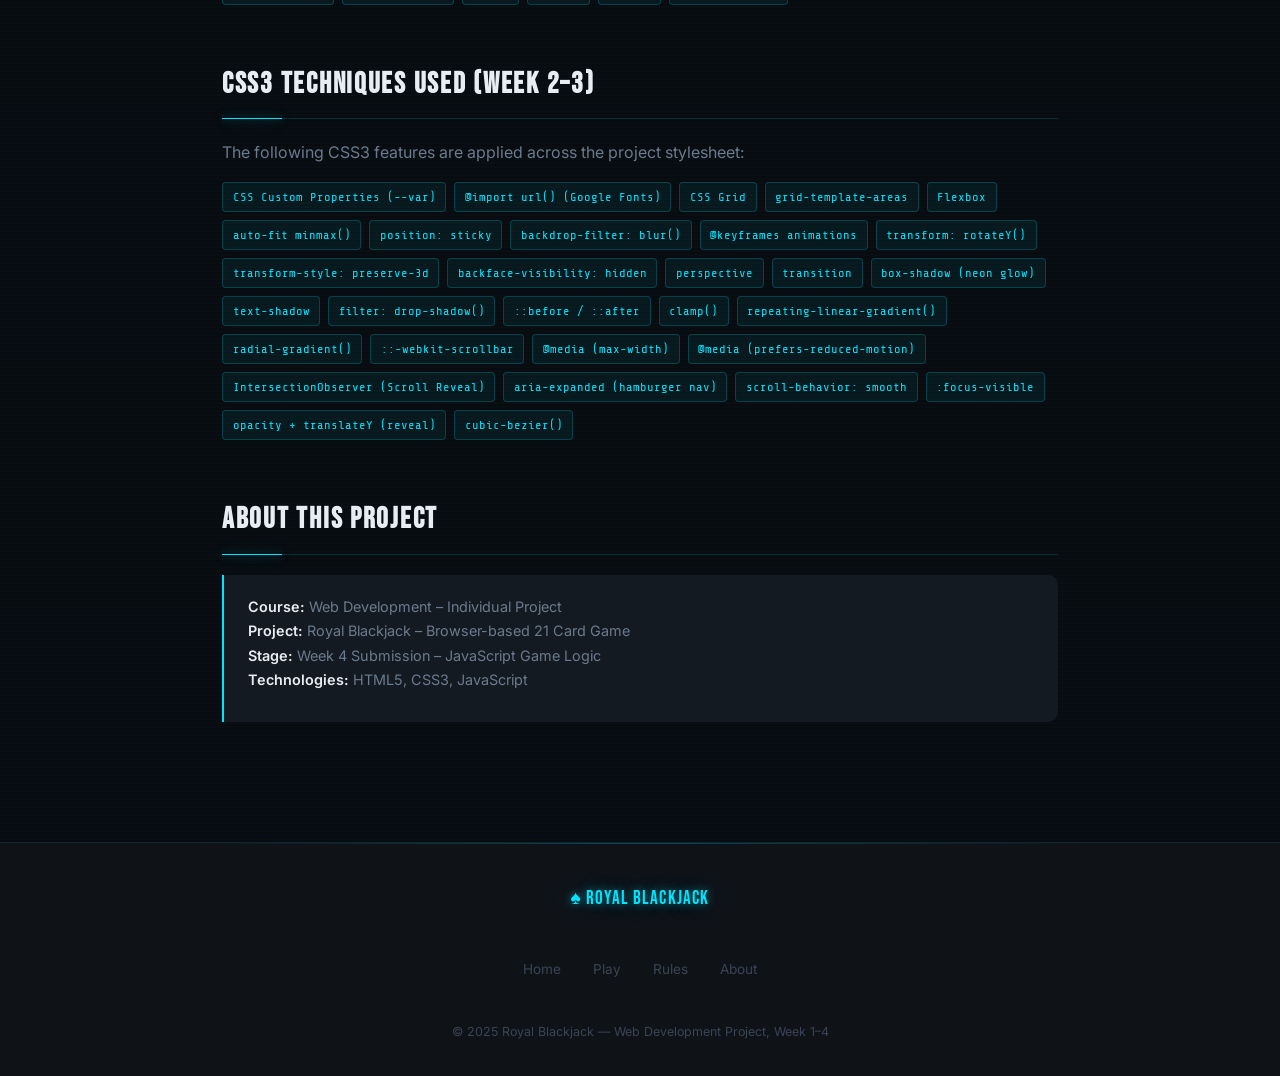
<file: Blackjack_week4/about.html>
<!DOCTYPE html>
<html lang="en">
<head>
  <meta charset="UTF-8" />
  <meta name="viewport" content="width=device-width, initial-scale=1.0" />
  <meta name="description" content="About Royal Blackjack – project scope, design documentation, and development roadmap." />
  <title>Royal Blackjack | About &amp; Documentation</title>
  <link rel="preconnect" href="https://fonts.googleapis.com" />
  <link rel="preconnect" href="https://fonts.gstatic.com" crossorigin />
  <link href="https://fonts.googleapis.com/css2?family=Bebas+Neue&family=Inter:wght@400;500;600;700&family=Share+Tech+Mono&display=swap" rel="stylesheet" />
  <link rel="stylesheet" href="css/style.css" />
</head>
<body>

  <!-- ===== HEADER / NAV ===== -->
  <header role="banner">
    <nav role="navigation" aria-label="Main Navigation">
      <div class="logo">
        <span class="logo-symbol">♠</span>
        <span class="logo-text">Royal Blackjack</span>
      </div>
      <button class="nav-toggle" aria-label="Toggle navigation" aria-expanded="false" aria-controls="nav-menu">
        <span class="hamburger-line"></span>
        <span class="hamburger-line"></span>
        <span class="hamburger-line"></span>
      </button>
      <ul class="nav-links" id="nav-menu">
        <li><a href="index.html">Home</a></li>
        <li><a href="game.html">Play Now</a></li>
        <li><a href="rules.html">Rules</a></li>
        <li><a href="about.html" class="active" aria-current="page">About</a></li>
      </ul>
    </nav>
  </header>

  <main class="about-main">

    <!-- ===== PAGE HERO ===== -->
    <section class="page-hero" aria-labelledby="about-title">
      <h1 id="about-title">About &amp; Project Documentation</h1>
      <p class="page-hero-sub">Scope, design, and development plan for Royal Blackjack.</p>
    </section>

    <!-- ===== PROJECT OVERVIEW ===== -->
    <section class="doc-section reveal" aria-labelledby="overview-title">
      <h2 id="overview-title">Project Overview</h2>
      <p>
        <strong>Royal Blackjack</strong> is an interactive browser-based card game
        built as a progressive web development project across five weeks. The application
        recreates the classic casino game of <em>Blackjack (21)</em>, allowing a single
        player to compete against an automated dealer.
      </p>
      <p>
        The project is developed incrementally, starting with semantic HTML5 structure
        (Weeks 1–2), styled with CSS3 (Weeks 2–3), and brought to life with JavaScript
        game logic (Weeks 4–5).
      </p>
    </section>

    <!-- ===== PROJECT SCOPE ===== -->
    <section class="doc-section reveal" aria-labelledby="scope-title">
      <h2 id="scope-title">Project Scope</h2>
      <h3>In Scope</h3>
      <ul class="scope-list in">
        <li>Four interconnected HTML pages (Home, Game, Rules, About)</li>
        <li>Full Blackjack game logic (Hit, Stand, Double Down)</li>
        <li>Animated card dealing and score calculation</li>
        <li>Chip-based betting system with running balance</li>
        <li>Round history log table</li>
        <li>Responsive design for desktop, tablet, and mobile</li>
        <li>Accessibility: ARIA roles, keyboard navigation, semantic HTML</li>
      </ul>
      <h3>Out of Scope</h3>
      <ul class="scope-list out">
        <li>Real-money transactions or cryptocurrency</li>
        <li>Multiplayer / server-side networking</li>
        <li>User account creation or persistent database storage</li>
        <li>Card splitting (may be added as a stretch goal)</li>
        <li>Mobile app packaging (PWA manifest optional stretch goal)</li>
      </ul>
      <h3>Stretch Goals</h3>
      <ul class="scope-list stretch">
        <li>Split pairs action</li>
        <li>LocalStorage-based high score persistence</li>
        <li>Card flip CSS animations ✅ Completed Week 3</li>
        <li>Sound effects (deal, win, bust)</li>
      </ul>
    </section>

    <!-- ===== DESIGN DOCUMENT ===== -->
    <section class="doc-section reveal" aria-labelledby="design-title">
      <h2 id="design-title">Design Document</h2>
      <h3>Visual Direction</h3>
      <p>
        The aesthetic is <strong>Modern Dark + Neon Glow</strong> — deep void black background,
        neon cyan/magenta/gold accents, and crisp white card faces with glow effects.
        The design language draws from underground casino culture meets cyberpunk, using
        CSS3 animations to bring the interface to life.
      </p>
      <h3>Colour Palette</h3>
      <table aria-label="Design colour palette">
        <thead>
          <tr>
            <th scope="col">Role</th>
            <th scope="col">Name</th>
            <th scope="col">Hex</th>
            <th scope="col">Usage</th>
          </tr>
        </thead>
        <tbody>
          <tr>
            <td><span class="swatch" style="background:#080c10;"></span></td>
            <td>Void Black</td>
            <td><code>#080c10</code></td>
            <td>Page background</td>
          </tr>
          <tr>
            <td><span class="swatch" style="background:#00e5ff;"></span></td>
            <td>Neon Cyan</td>
            <td><code>#00e5ff</code></td>
            <td>Primary accent, dealer zone</td>
          </tr>
          <tr>
            <td><span class="swatch" style="background:#ff2d78;"></span></td>
            <td>Neon Magenta</td>
            <td><code>#ff2d78</code></td>
            <td>Player zone, Stand button</td>
          </tr>
          <tr>
            <td><span class="swatch" style="background:#ffd447;"></span></td>
            <td>Neon Gold</td>
            <td><code>#ffd447</code></td>
            <td>Result banner, win state</td>
          </tr>
          <tr>
            <td><span class="swatch" style="background:#39ff6e;"></span></td>
            <td>Neon Green</td>
            <td><code>#39ff6e</code></td>
            <td>Hit button, win badges</td>
          </tr>
          <tr>
            <td><span class="swatch" style="background:#f0f4f8;"></span></td>
            <td>Card Ivory</td>
            <td><code>#f0f4f8</code></td>
            <td>Card face background</td>
          </tr>
        </tbody>
      </table>

      <h3>Page Layout Summary</h3>
      <figure>
        <pre class="wireframe" aria-label="ASCII wireframe of the game page layout">
┌─────────────────────────────────────────┐
│  ♠ Royal Blackjack   Home Play Rules …  │  ← Header / Nav (sticky)
├─────────────────────────────────────────┤
│  Balance $1,000  │  Bet $50  │  Round 3 │  ← Status Bar
├─────────────────────────────────────────┤
│  ╔═══════════════════════════════════╗  │
│  ║      [ DEALER'S HAND — cyan ]    ║  │  ← grid-area: dealer
│  ╚═══════════════════════════════════╝  │
│         ─ ─ ─ YOU WIN! ─ ─ ─           │  ← grid-area: result
│  ╔═══════════════════════════════════╗  │
│  ║      [ YOUR HAND — magenta ]     ║  │  ← grid-area: player
│  ╚═══════════════════════════════════╝  │
│  +$10 +$25 +$50  │  Deal  Hit  Stand   │  ← grid-area: actions
└─────────────────────────────────────────┘
        </pre>
        <figcaption>Week 3: game table uses CSS Grid Template Areas for precise layout control</figcaption>
      </figure>
    </section>

    <!-- ===== DEVELOPMENT ROADMAP ===== -->
    <section class="doc-section reveal" aria-labelledby="roadmap-title">
      <h2 id="roadmap-title">Development Roadmap</h2>
      <table aria-label="Project development roadmap by week">
        <thead>
          <tr>
            <th scope="col">Week</th>
            <th scope="col">Focus</th>
            <th scope="col">Deliverables</th>
            <th scope="col">Status</th>
          </tr>
        </thead>
        <tbody>
          <tr>
            <td>1 – 2</td>
            <td>HTML5</td>
            <td>4 semantic pages, structural tags, ARIA roles, tables, forms layout</td>
            <td><span class="badge win">Complete</span></td>
          </tr>
          <tr>
            <td>2 – 3</td>
            <td>CSS3</td>
            <td>Neon theme, card 3D flip, hamburger nav, scroll reveal, grid-template-areas, responsive</td>
            <td><span class="badge win">Complete</span></td>
          </tr>
          <tr class="current-week">
            <td>4 – 5</td>
            <td>JavaScript</td>
            <td>Deck generation, Fisher-Yates shuffle, dealing, Ace scoring, dealer AI, bet logic, win/lose/push/blackjack detection, history log, keyboard shortcuts</td>
            <td><span class="badge win">In Progress</span></td>
          </tr>
        </tbody>
      </table>
    </section>

    <!-- ===== HTML5 TAGS USED ===== -->
    <section class="doc-section reveal" aria-labelledby="tags-title">
      <h2 id="tags-title">HTML5 Tags Used (Week 1–2)</h2>
      <p>Semantic and structural tags used across all pages:</p>
      <div class="tag-cloud" aria-label="HTML tags used in this project">
        <code>&lt;!DOCTYPE html&gt;</code>
        <code>&lt;html lang&gt;</code>
        <code>&lt;head&gt;</code>
        <code>&lt;meta charset&gt;</code>
        <code>&lt;meta name="viewport"&gt;</code>
        <code>&lt;meta name="description"&gt;</code>
        <code>&lt;meta name="keywords"&gt;</code>
        <code>&lt;title&gt;</code>
        <code>&lt;link rel="stylesheet"&gt;</code>
        <code>&lt;body&gt;</code>
        <code>&lt;header&gt;</code>
        <code>&lt;nav&gt;</code>
        <code>&lt;ul&gt; / &lt;li&gt;</code>
        <code>&lt;a&gt;</code>
        <code>&lt;main&gt;</code>
        <code>&lt;section&gt;</code>
        <code>&lt;article&gt;</code>
        <code>&lt;aside&gt;</code>
        <code>&lt;h1&gt;–&lt;h6&gt;</code>
        <code>&lt;p&gt;</code>
        <code>&lt;strong&gt; / &lt;em&gt;</code>
        <code>&lt;blockquote&gt;</code>
        <code>&lt;figure&gt; / &lt;figcaption&gt;</code>
        <code>&lt;table&gt;</code>
        <code>&lt;thead&gt; / &lt;tbody&gt;</code>
        <code>&lt;tr&gt; / &lt;th&gt; / &lt;td&gt;</code>
        <code>&lt;dl&gt; / &lt;dt&gt; / &lt;dd&gt;</code>
        <code>&lt;ol&gt; / &lt;ul&gt;</code>
        <code>&lt;div&gt; / &lt;span&gt;</code>
        <code>&lt;button&gt;</code>
        <code>&lt;pre&gt;</code>
        <code>&lt;code&gt;</code>
        <code>&lt;footer&gt;</code>
        <code>&lt;small&gt;</code>
        <code>&lt;address&gt;</code>
        <code>aria-label</code>
        <code>aria-live</code>
        <code>aria-expanded</code>
        <code>aria-controls</code>
        <code>role=</code>
        <code>hidden</code>
        <code>data-*</code>
        <code>&lt;script defer&gt;</code>
      </div>
    </section>

    <!-- ===== CSS3 TECHNIQUES USED (Week 3) ===== -->
    <section class="doc-section reveal" aria-labelledby="css3-title">
      <h2 id="css3-title">CSS3 Techniques Used (Week 2–3)</h2>
      <p>The following CSS3 features are applied across the project stylesheet:</p>
      <div class="tag-cloud" aria-label="CSS3 techniques used">
        <code>CSS Custom Properties (--var)</code>
        <code>@import url() (Google Fonts)</code>
        <code>CSS Grid</code>
        <code>grid-template-areas</code>
        <code>Flexbox</code>
        <code>auto-fit minmax()</code>
        <code>position: sticky</code>
        <code>backdrop-filter: blur()</code>
        <code>@keyframes animations</code>
        <code>transform: rotateY()</code>
        <code>transform-style: preserve-3d</code>
        <code>backface-visibility: hidden</code>
        <code>perspective</code>
        <code>transition</code>
        <code>box-shadow (neon glow)</code>
        <code>text-shadow</code>
        <code>filter: drop-shadow()</code>
        <code>::before / ::after</code>
        <code>clamp()</code>
        <code>repeating-linear-gradient()</code>
        <code>radial-gradient()</code>
        <code>::-webkit-scrollbar</code>
        <code>@media (max-width)</code>
        <code>@media (prefers-reduced-motion)</code>
        <code>IntersectionObserver (Scroll Reveal)</code>
        <code>aria-expanded (hamburger nav)</code>
        <code>scroll-behavior: smooth</code>
        <code>:focus-visible</code>
        <code>opacity + translateY (reveal)</code>
        <code>cubic-bezier()</code>
      </div>
    </section>

    <!-- ===== ABOUT THE STUDENT ===== -->
    <section class="doc-section reveal" aria-labelledby="student-title">
      <h2 id="student-title">About This Project</h2>
      <address>
        <p>
          <strong>Course:</strong> Web Development – Individual Project<br />
          <strong>Project:</strong> Royal Blackjack – Browser-based 21 Card Game<br />
          <strong>Stage:</strong> Week 4 Submission – JavaScript Game Logic<br />
          <strong>Technologies:</strong> HTML5, CSS3, JavaScript
        </p>
      </address>
    </section>

  </main>

  <!-- ===== FOOTER ===== -->
  <footer role="contentinfo">
    <div class="footer-inner">
      <p class="footer-logo"><span>♠</span> Royal Blackjack</p>
      <nav aria-label="Footer Navigation">
        <ul class="footer-links">
          <li><a href="index.html">Home</a></li>
          <li><a href="game.html">Play</a></li>
          <li><a href="rules.html">Rules</a></li>
          <li><a href="about.html">About</a></li>
        </ul>
      </nav>
      <p class="footer-copy">&copy; 2025 Royal Blackjack &mdash; Web Development Project, Week 1–4</p>
    </div>
  </footer>

  <script src="js/main.js" defer></script>
</body>
</html>
</file>
<file: Blackjack_week3/css/style.css>
/* ============================================================
   Royal Blackjack — style.css
   Week 2: CSS3 Full Styling
   Theme: Modern Dark + Neon Glow
   Signature: Neon-lit playing cards with glow animations
   ============================================================ */

/* ── GOOGLE FONTS ── */
@import url('https://fonts.googleapis.com/css2?family=Bebas+Neue&family=Inter:wght@400;500;600;700&family=Share+Tech+Mono&display=swap');

/* ── CSS CUSTOM PROPERTIES ── */
:root {
  /* Palette */
  --bg-void:        #080c10;
  --bg-surface:     #0f1318;
  --bg-card:        #141a22;
  --bg-raised:      #1a2230;

  --neon-cyan:      #00e5ff;
  --neon-magenta:   #ff2d78;
  --neon-gold:      #ffd447;
  --neon-green:     #39ff6e;

  --card-white:     #f0f4f8;
  --heart-red:      #ff2d55;
  --club-black:     #c8d0db;

  --text-primary:   #e8edf3;
  --text-secondary: #6b7a8d;
  --text-dim:       #3a4454;

  /* Glows */
  --glow-cyan:      0 0 8px #00e5ff88, 0 0 24px #00e5ff44, 0 0 48px #00e5ff22;
  --glow-magenta:   0 0 8px #ff2d7888, 0 0 24px #ff2d7844, 0 0 48px #ff2d7822;
  --glow-gold:      0 0 8px #ffd44788, 0 0 20px #ffd44744;
  --glow-green:     0 0 8px #39ff6e88, 0 0 20px #39ff6e44;
  --glow-card:      0 0 12px #00e5ff33, 0 0 30px #00e5ff18;

  /* Typography */
  --font-display: 'Bebas Neue', sans-serif;
  --font-body:    'Inter', system-ui, sans-serif;
  --font-mono:    'Share Tech Mono', 'Courier New', monospace;

  /* Layout */
  --radius-sm:  6px;
  --radius-md:  10px;
  --radius-lg:  16px;
  --max-width:  1100px;

  /* Transitions */
  --t-fast:  0.15s ease;
  --t-mid:   0.3s ease;
  --t-slow:  0.6s ease;
}

/* ── RESET ── */
*, *::before, *::after { box-sizing: border-box; margin: 0; padding: 0; }
html { font-size: 16px; scroll-behavior: smooth; }

body {
  font-family: var(--font-body);
  background-color: var(--bg-void);
  color: var(--text-primary);
  line-height: 1.65;
  min-height: 100vh;
  display: flex;
  flex-direction: column;
  /* Subtle scanline texture for depth */
  background-image: repeating-linear-gradient(
    0deg,
    transparent,
    transparent 2px,
    rgba(0,229,255,0.012) 2px,
    rgba(0,229,255,0.012) 4px
  );
}

main { flex: 1; }
img  { max-width: 100%; display: block; }

a {
  color: var(--neon-cyan);
  text-decoration: none;
  transition: color var(--t-fast), text-shadow var(--t-fast);
}
a:hover { color: #fff; text-shadow: var(--glow-cyan); }
a:focus-visible {
  outline: 2px solid var(--neon-cyan);
  outline-offset: 3px;
  border-radius: 3px;
}

/* ── SCROLLBAR ── */
::-webkit-scrollbar { width: 6px; }
::-webkit-scrollbar-track { background: var(--bg-void); }
::-webkit-scrollbar-thumb {
  background: var(--neon-cyan);
  border-radius: 3px;
  box-shadow: var(--glow-cyan);
}

/* ════════════════════════════════════════
   HEADER & NAV
════════════════════════════════════════ */
header {
  background: rgba(8,12,16,0.92);
  backdrop-filter: blur(12px);
  -webkit-backdrop-filter: blur(12px);
  border-bottom: 1px solid rgba(0,229,255,0.18);
  position: sticky; top: 0; z-index: 200;
}

nav {
  max-width: var(--max-width);
  margin: 0 auto;
  padding: 0 2rem;
  height: 66px;
  display: flex;
  align-items: center;
  justify-content: space-between;
}

/* Logo */
.logo {
  display: flex;
  align-items: center;
  gap: 0.6rem;
  text-decoration: none !important;
  text-shadow: none !important;
}
.logo-symbol {
  font-size: 1.6rem;
  color: var(--neon-cyan);
  filter: drop-shadow(0 0 6px var(--neon-cyan));
  animation: pulse-symbol 3s ease-in-out infinite;
}
@keyframes pulse-symbol {
  0%, 100% { filter: drop-shadow(0 0 6px var(--neon-cyan)); }
  50%       { filter: drop-shadow(0 0 14px var(--neon-cyan)) drop-shadow(0 0 28px var(--neon-cyan)); }
}
.logo-text {
  font-family: var(--font-display);
  font-size: 1.5rem;
  letter-spacing: 0.06em;
  color: var(--text-primary);
}

/* Nav links */
.nav-links {
  list-style: none;
  display: flex;
  gap: 0.15rem;
}
.nav-links a {
  display: block;
  padding: 0.45rem 1rem;
  border-radius: var(--radius-sm);
  font-size: 0.875rem;
  font-weight: 500;
  color: var(--text-secondary);
  text-shadow: none;
  transition: color var(--t-fast), background var(--t-fast), text-shadow var(--t-fast);
  position: relative;
}
.nav-links a::after {
  content: '';
  position: absolute;
  bottom: 4px; left: 50%;
  transform: translateX(-50%) scaleX(0);
  width: 60%; height: 1.5px;
  background: var(--neon-cyan);
  box-shadow: var(--glow-cyan);
  transition: transform var(--t-mid);
}
.nav-links a:hover,
.nav-links a.active {
  color: var(--neon-cyan);
  background: rgba(0,229,255,0.07);
  text-shadow: 0 0 12px rgba(0,229,255,0.5);
}
.nav-links a:hover::after,
.nav-links a.active::after { transform: translateX(-50%) scaleX(1); }

/* ════════════════════════════════════════
   BUTTONS
════════════════════════════════════════ */
.btn {
  display: inline-flex;
  align-items: center;
  justify-content: center;
  gap: 0.4rem;
  padding: 0.65rem 1.75rem;
  border-radius: var(--radius-sm);
  font-family: var(--font-body);
  font-size: 0.9rem;
  font-weight: 600;
  letter-spacing: 0.04em;
  cursor: pointer;
  border: 1.5px solid transparent;
  transition: all var(--t-fast);
  text-decoration: none !important;
  white-space: nowrap;
  position: relative;
  overflow: hidden;
}

/* Shimmer effect on hover */
.btn::before {
  content: '';
  position: absolute;
  top: 0; left: -100%;
  width: 60%; height: 100%;
  background: linear-gradient(90deg, transparent, rgba(255,255,255,0.08), transparent);
  transition: left var(--t-mid);
}
.btn:hover::before { left: 150%; }

.btn-primary {
  background: transparent;
  border-color: var(--neon-cyan);
  color: var(--neon-cyan);
  box-shadow: inset 0 0 0 0 var(--neon-cyan), var(--glow-cyan);
}
.btn-primary:hover {
  background: var(--neon-cyan);
  color: var(--bg-void);
  box-shadow: var(--glow-cyan), 0 0 30px #00e5ff66;
  text-shadow: none;
}

.btn-secondary {
  background: transparent;
  border-color: rgba(255,255,255,0.2);
  color: var(--text-secondary);
}
.btn-secondary:hover {
  border-color: var(--text-primary);
  color: var(--text-primary);
}

.btn-outline {
  background: transparent;
  border-color: var(--neon-gold);
  color: var(--neon-gold);
}
.btn-outline:hover {
  background: rgba(255,212,71,0.1);
  box-shadow: var(--glow-gold);
  color: var(--neon-gold);
  text-shadow: var(--glow-gold);
}

/* Chip buttons (bet amounts) */
.btn-chip {
  padding: 0.4rem 1.1rem;
  border-radius: 50px;
  background: rgba(0,229,255,0.06);
  border-color: rgba(0,229,255,0.3);
  color: var(--neon-cyan);
  font-size: 0.82rem;
  font-family: var(--font-mono);
}
.btn-chip:hover {
  background: rgba(0,229,255,0.15);
  border-color: var(--neon-cyan);
  box-shadow: var(--glow-cyan);
}
.btn-chip.clear {
  border-color: rgba(255,45,120,0.4);
  color: var(--neon-magenta);
  background: rgba(255,45,120,0.06);
}
.btn-chip.clear:hover {
  background: rgba(255,45,120,0.15);
  box-shadow: var(--glow-magenta);
}

/* Game action buttons */
.btn-deal {
  background: var(--neon-cyan);
  color: var(--bg-void);
  border-color: var(--neon-cyan);
  font-size: 0.95rem;
  padding: 0.7rem 2.2rem;
  font-weight: 700;
  letter-spacing: 0.08em;
  box-shadow: var(--glow-cyan);
}
.btn-deal:hover { box-shadow: var(--glow-cyan), 0 0 40px #00e5ff55; transform: translateY(-1px); }

.btn-hit {
  background: transparent;
  border-color: var(--neon-green);
  color: var(--neon-green);
}
.btn-hit:hover {
  background: rgba(57,255,110,0.12);
  box-shadow: var(--glow-green);
}

.btn-stand {
  background: transparent;
  border-color: var(--neon-magenta);
  color: var(--neon-magenta);
}
.btn-stand:hover {
  background: rgba(255,45,120,0.12);
  box-shadow: var(--glow-magenta);
}

.btn-double {
  background: transparent;
  border-color: var(--neon-gold);
  color: var(--neon-gold);
}
.btn-double:hover {
  background: rgba(255,212,71,0.1);
  box-shadow: var(--glow-gold);
}

button:disabled {
  opacity: 0.25;
  cursor: not-allowed;
  filter: none;
  transform: none !important;
  box-shadow: none !important;
}
button:disabled::before { display: none; }

/* ════════════════════════════════════════
   PLAYING CARDS  ← Signature element
════════════════════════════════════════ */
.card {
  width: 82px;
  height: 118px;
  border-radius: 10px;
  display: inline-flex;
  flex-direction: column;
  justify-content: space-between;
  padding: 7px 9px;
  font-family: var(--font-mono);
  font-weight: 700;
  font-size: 1.05rem;
  position: relative;
  flex-shrink: 0;
  transition: transform var(--t-mid), box-shadow var(--t-mid);
}

/* Face cards: crisp ivory with neon glow border */
.card-face {
  background: var(--card-white);
  color: var(--bg-void);
  border: 1.5px solid rgba(255,255,255,0.9);
  box-shadow: var(--glow-card), 0 4px 16px rgba(0,0,0,0.6);
}
.card-face:hover {
  transform: translateY(-4px) scale(1.04);
  box-shadow: 0 0 16px #00e5ff66, 0 0 40px #00e5ff33, 0 8px 24px rgba(0,0,0,0.7);
}

/* Red suits */
.card-face.red { color: var(--heart-red); }

/* Card back: dark with animated neon diagonal lines */
.card-back {
  background: var(--bg-card);
  border: 1.5px solid var(--neon-cyan);
  box-shadow: var(--glow-cyan), 0 4px 16px rgba(0,0,0,0.6);
  overflow: hidden;
}
.card-back::before {
  content: '';
  position: absolute;
  inset: 0;
  background: repeating-linear-gradient(
    45deg,
    transparent,
    transparent 6px,
    rgba(0,229,255,0.07) 6px,
    rgba(0,229,255,0.07) 7px
  );
}
.card-back::after {
  content: '♠';
  position: absolute;
  top: 50%; left: 50%;
  transform: translate(-50%,-50%);
  font-size: 2rem;
  color: var(--neon-cyan);
  filter: drop-shadow(0 0 6px var(--neon-cyan));
  opacity: 0.6;
}

/* Card flip animation (for JS use in week 4-5) */
.card-flip-wrapper {
  perspective: 800px;
  width: 82px;
  height: 118px;
}
.card-inner {
  position: relative;
  width: 100%; height: 100%;
  transform-style: preserve-3d;
  transition: transform 0.55s cubic-bezier(0.4,0,0.2,1);
}
.card-flip-wrapper.flipped .card-inner { transform: rotateY(180deg); }
.card-front, .card-back-face {
  position: absolute;
  width: 100%; height: 100%;
  backface-visibility: hidden;
  -webkit-backface-visibility: hidden;
}
.card-back-face { transform: rotateY(180deg); }

.card-rank        { font-size: 0.95rem; line-height: 1; }
.card-rank.bottom { align-self: flex-end; transform: rotate(180deg); }
.card-suit        {
  position: absolute;
  top: 50%; left: 50%;
  transform: translate(-50%,-50%);
  font-size: 1.5rem;
  line-height: 1;
}
.card.mini {
  width: 58px; height: 83px;
  padding: 5px 6px; font-size: 0.82rem; border-radius: 7px;
}
.card.mini .card-suit { font-size: 1.1rem; }

/* ════════════════════════════════════════
   HERO  (index.html)
════════════════════════════════════════ */
.hero {
  position: relative;
  overflow: hidden;
  min-height: calc(100vh - 66px);
  display: flex;
  align-items: center;
  justify-content: space-between;
  gap: 3rem;
  padding: 5rem 10% 4rem;
}

/* Ambient background glow */
.hero::before {
  content: '';
  position: absolute;
  top: -10%; left: -5%;
  width: 50%; height: 70%;
  background: radial-gradient(ellipse, rgba(0,229,255,0.06) 0%, transparent 70%);
  pointer-events: none;
}
.hero::after {
  content: '';
  position: absolute;
  bottom: -10%; right: -5%;
  width: 45%; height: 60%;
  background: radial-gradient(ellipse, rgba(255,45,120,0.05) 0%, transparent 70%);
  pointer-events: none;
}

/* Big suit watermarks */
.hero-suit {
  position: absolute;
  font-size: 9rem;
  opacity: 0.04;
  color: var(--neon-cyan);
  pointer-events: none;
  user-select: none;
  animation: drift 8s ease-in-out infinite;
}
.hero-suit.top-left    { top: 4%;    left: 2%;   animation-delay: 0s; }
.hero-suit.top-right   { top: 4%;    right: 2%;  animation-delay: 2s; color: var(--neon-magenta); }
.hero-suit.bottom-left { bottom: 4%; left: 2%;   animation-delay: 4s; color: var(--neon-gold); }
.hero-suit.bottom-right{ bottom: 4%; right: 2%;  animation-delay: 6s; }
@keyframes drift {
  0%, 100% { transform: translateY(0) rotate(0deg); }
  50%       { transform: translateY(-14px) rotate(3deg); }
}

/* Hero text */
.hero-content { max-width: 580px; position: relative; z-index: 1; }

.hero-eyebrow {
  display: inline-block;
  font-family: var(--font-mono);
  font-size: 0.78rem;
  letter-spacing: 0.22em;
  text-transform: uppercase;
  color: var(--neon-cyan);
  text-shadow: var(--glow-cyan);
  margin-bottom: 1.2rem;
  padding: 0.3rem 0.8rem;
  border: 1px solid rgba(0,229,255,0.3);
  border-radius: 4px;
  background: rgba(0,229,255,0.05);
}

.hero h1 {
  font-family: var(--font-display);
  font-size: clamp(3rem, 6vw, 5.5rem);
  line-height: 0.95;
  letter-spacing: 0.03em;
  color: var(--text-primary);
  margin-bottom: 1.5rem;
}
/* Neon underline on last word */
.hero h1 em {
  font-style: normal;
  color: var(--neon-cyan);
  text-shadow: var(--glow-cyan);
}

.hero-sub {
  color: var(--text-secondary);
  font-size: 1.05rem;
  line-height: 1.7;
  margin-bottom: 2.25rem;
  max-width: 440px;
}

.hero-cta { display: flex; gap: 1rem; flex-wrap: wrap; }

/* Card stack */
.card-preview {
  position: relative;
  flex-shrink: 0;
  width: 180px;
  height: 160px;
  z-index: 1;
}
.card-preview .card:nth-child(1) {
  position: absolute; top: 20px; left: 0;
  transform: rotate(-18deg);
  z-index: 1;
}
.card-preview .card:nth-child(2) {
  position: absolute; top: 0; left: 42px;
  transform: rotate(-5deg);
  z-index: 3;
}
.card-preview .card:nth-child(3) {
  position: absolute; top: 15px; left: 84px;
  transform: rotate(10deg);
  z-index: 2;
}

/* ════════════════════════════════════════
   FEATURES SECTION
════════════════════════════════════════ */
.features {
  padding: 6rem 10%;
  background: linear-gradient(180deg, var(--bg-void) 0%, var(--bg-surface) 100%);
  position: relative;
}
.features::before {
  content: '';
  position: absolute;
  top: 0; left: 10%; right: 10%;
  height: 1px;
  background: linear-gradient(90deg, transparent, var(--neon-cyan), transparent);
  opacity: 0.3;
}

.section-title {
  font-family: var(--font-display);
  font-size: 2.4rem;
  letter-spacing: 0.06em;
  color: var(--text-primary);
  text-align: center;
  margin-bottom: 3rem;
}
.section-title span {
  color: var(--neon-cyan);
  text-shadow: var(--glow-cyan);
}

.feature-grid {
  display: grid;
  grid-template-columns: repeat(auto-fit, minmax(230px, 1fr));
  gap: 1.5rem;
  max-width: var(--max-width);
  margin: 0 auto;
}

.feature-card {
  background: var(--bg-card);
  border: 1px solid rgba(0,229,255,0.1);
  border-radius: var(--radius-md);
  padding: 2rem 1.75rem;
  text-align: center;
  transition: transform var(--t-mid), border-color var(--t-mid), box-shadow var(--t-mid);
  position: relative;
  overflow: hidden;
}
.feature-card::before {
  content: '';
  position: absolute;
  top: 0; left: 0; right: 0;
  height: 2px;
  background: linear-gradient(90deg, transparent, var(--neon-cyan), transparent);
  transform: scaleX(0);
  transition: transform var(--t-mid);
}
.feature-card:hover {
  transform: translateY(-5px);
  border-color: rgba(0,229,255,0.35);
  box-shadow: 0 8px 32px rgba(0,229,255,0.08);
}
.feature-card:hover::before { transform: scaleX(1); }

.feature-icon {
  font-size: 2.4rem;
  margin-bottom: 1rem;
  display: block;
  filter: drop-shadow(0 0 8px rgba(0,229,255,0.4));
}
.feature-card h3 {
  font-family: var(--font-display);
  font-size: 1.3rem;
  letter-spacing: 0.05em;
  color: var(--neon-cyan);
  margin-bottom: 0.6rem;
}
.feature-card p { color: var(--text-secondary); font-size: 0.9rem; line-height: 1.6; }

/* ════════════════════════════════════════
   HOW IT WORKS (Steps)
════════════════════════════════════════ */
.quick-guide {
  padding: 6rem 10%;
  background: var(--bg-surface);
}

.steps {
  list-style: none;
  max-width: 700px;
  margin: 0 auto;
  display: flex;
  flex-direction: column;
  gap: 0;
}
.step {
  display: flex;
  align-items: flex-start;
  gap: 1.5rem;
  padding: 1.5rem 0;
  border-bottom: 1px solid var(--bg-raised);
  position: relative;
}
.step:last-child { border-bottom: none; }

/* Vertical connector line */
.step::before {
  content: '';
  position: absolute;
  left: 28px; top: 4rem;
  width: 1px;
  height: calc(100% - 2rem);
  background: linear-gradient(180deg, rgba(0,229,255,0.3), transparent);
}
.step:last-child::before { display: none; }

.step-number {
  font-family: var(--font-mono);
  font-size: 1.4rem;
  color: var(--neon-cyan);
  text-shadow: var(--glow-cyan);
  min-width: 56px;
  line-height: 1.4;
  flex-shrink: 0;
}
.step h3 { color: var(--text-primary); font-size: 1rem; font-weight: 600; margin-bottom: 0.3rem; }
.step p  { color: var(--text-secondary); font-size: 0.88rem; }

.guide-cta { text-align: center; margin-top: 2.5rem; }

/* ════════════════════════════════════════
   GAME PAGE
════════════════════════════════════════ */
.game-page {
  background: var(--bg-void);
  background-image:
    radial-gradient(ellipse 60% 40% at 50% 30%, rgba(0,229,255,0.04) 0%, transparent 70%),
    repeating-linear-gradient(
      0deg, transparent, transparent 2px,
      rgba(0,229,255,0.01) 2px, rgba(0,229,255,0.01) 4px
    );
}

.game-table {
  max-width: 860px;
  margin: 0 auto;
  padding: 2rem 1.5rem 3rem;
  display: flex;
  flex-direction: column;
  align-items: center;
  gap: 1.5rem;
  min-height: calc(100vh - 66px);
  justify-content: center;
}

/* Status bar */
.status-bar {
  display: flex;
  gap: 0.75rem;
  flex-wrap: wrap;
  justify-content: center;
  width: 100%;
}
.stat-chip {
  display: flex;
  align-items: center;
  gap: 0.6rem;
  padding: 0.5rem 1.25rem;
  background: var(--bg-card);
  border: 1px solid rgba(255,255,255,0.07);
  border-radius: 50px;
}
.stat-chip.highlight {
  border-color: rgba(0,229,255,0.4);
  background: rgba(0,229,255,0.06);
  box-shadow: var(--glow-cyan);
}
.stat-label {
  font-family: var(--font-mono);
  font-size: 0.7rem;
  text-transform: uppercase;
  letter-spacing: 0.1em;
  color: var(--text-dim);
}
.stat-value {
  font-family: var(--font-mono);
  font-size: 1rem;
  color: var(--text-primary);
}
.stat-chip.highlight .stat-value { color: var(--neon-cyan); text-shadow: var(--glow-cyan); }

/* Player / dealer zones */
.player-zone {
  width: 100%;
  padding: 1.75rem 2rem;
  border-radius: var(--radius-lg);
  background: var(--bg-card);
  border: 1px solid rgba(255,255,255,0.06);
  display: flex;
  flex-direction: column;
  align-items: center;
  gap: 0.75rem;
  position: relative;
  overflow: hidden;
}
.dealer-zone {
  border-color: rgba(0,229,255,0.15);
}
.dealer-zone::before {
  content: '';
  position: absolute;
  top: 0; left: 0; right: 0;
  height: 2px;
  background: linear-gradient(90deg, transparent, var(--neon-cyan), transparent);
  opacity: 0.5;
}
.player-zone-main {
  border-color: rgba(255,45,120,0.15);
}
.player-zone-main::before {
  content: '';
  position: absolute;
  bottom: 0; left: 0; right: 0;
  height: 2px;
  background: linear-gradient(90deg, transparent, var(--neon-magenta), transparent);
  opacity: 0.5;
}

.zone-label {
  font-family: var(--font-mono);
  font-size: 0.72rem;
  letter-spacing: 0.18em;
  text-transform: uppercase;
  color: var(--text-dim);
}

.card-row {
  display: flex;
  gap: 0.85rem;
  justify-content: center;
  flex-wrap: wrap;
  min-height: 118px;
  align-items: center;
}

.score-badge {
  font-family: var(--font-mono);
  font-size: 0.9rem;
  font-weight: 700;
  padding: 0.2rem 0.9rem;
  border-radius: 50px;
  background: var(--bg-raised);
  border: 1px solid rgba(0,229,255,0.4);
  color: var(--neon-cyan);
  text-shadow: var(--glow-cyan);
  letter-spacing: 0.05em;
}

/* Result banner */
.result-banner {
  padding: 0.75rem 2.5rem;
  border-radius: var(--radius-md);
  font-family: var(--font-display);
  font-size: 2.2rem;
  letter-spacing: 0.1em;
  color: var(--neon-gold);
  text-shadow: var(--glow-gold);
  border: 1.5px solid rgba(255,212,71,0.4);
  background: rgba(255,212,71,0.05);
  box-shadow: var(--glow-gold);
  animation: banner-pulse 1.5s ease-in-out infinite;
}
.result-banner[hidden] { display: none; }
@keyframes banner-pulse {
  0%, 100% { box-shadow: var(--glow-gold); }
  50%       { box-shadow: 0 0 20px #ffd44799, 0 0 50px #ffd44755; }
}

/* Action area */
.action-area {
  width: 100%;
  display: flex;
  flex-direction: column;
  align-items: center;
  gap: 0.85rem;
  padding: 1rem 0;
}
.bet-controls  { display: flex; gap: 0.5rem; flex-wrap: wrap; justify-content: center; }
.game-buttons  { display: flex; gap: 0.75rem; flex-wrap: wrap; justify-content: center; }

/* ════════════════════════════════════════
   HISTORY TABLE
════════════════════════════════════════ */
.history-section {
  width: 100%;
  max-width: 860px;
  margin: 0 auto 3rem;
  padding: 0 1.5rem;
}
.history-section h2 {
  font-family: var(--font-display);
  font-size: 1.5rem;
  letter-spacing: 0.06em;
  color: var(--neon-cyan);
  text-shadow: var(--glow-cyan);
  margin-bottom: 1rem;
}

/* ════════════════════════════════════════
   TABLES (shared)
════════════════════════════════════════ */
table {
  width: 100%;
  border-collapse: collapse;
  font-size: 0.88rem;
  background: var(--bg-card);
  border-radius: var(--radius-md);
  overflow: hidden;
  border: 1px solid rgba(255,255,255,0.05);
}
thead tr {
  background: rgba(0,229,255,0.07);
  border-bottom: 1px solid rgba(0,229,255,0.2);
}
th {
  padding: 0.85rem 1.1rem;
  text-align: left;
  font-family: var(--font-mono);
  font-size: 0.72rem;
  letter-spacing: 0.12em;
  text-transform: uppercase;
  color: var(--neon-cyan);
  font-weight: 400;
}
td {
  padding: 0.8rem 1.1rem;
  color: var(--text-secondary);
  border-bottom: 1px solid rgba(255,255,255,0.04);
}
tr:last-child td { border-bottom: none; }
tbody tr:hover td { background: rgba(255,255,255,0.02); color: var(--text-primary); }
.highlight-row td { background: rgba(0,229,255,0.03); }
.current-week td  { background: rgba(57,255,110,0.03); }

/* ════════════════════════════════════════
   BADGES
════════════════════════════════════════ */
.badge {
  display: inline-block;
  padding: 0.2rem 0.65rem;
  border-radius: 4px;
  font-family: var(--font-mono);
  font-size: 0.74rem;
  letter-spacing: 0.05em;
  font-weight: 400;
}
.badge.win     { background: rgba(57,255,110,0.12); color: var(--neon-green); border: 1px solid rgba(57,255,110,0.3); }
.badge.bust    { background: rgba(255,45,120,0.12); color: var(--neon-magenta); border: 1px solid rgba(255,45,120,0.3); }
.badge.pending { background: rgba(0,229,255,0.08); color: var(--neon-cyan); border: 1px solid rgba(0,229,255,0.25); }
.positive { color: var(--neon-green); font-family: var(--font-mono); }
.negative { color: var(--neon-magenta); font-family: var(--font-mono); }

/* ════════════════════════════════════════
   PAGE HERO (rules / about)
════════════════════════════════════════ */
.page-hero {
  text-align: center;
  padding: 4rem 2rem 3rem;
  border-bottom: 1px solid rgba(0,229,255,0.1);
  margin-bottom: 3rem;
  position: relative;
}
.page-hero::after {
  content: '';
  position: absolute;
  bottom: -1px; left: 25%; right: 25%;
  height: 1px;
  background: linear-gradient(90deg, transparent, var(--neon-cyan), transparent);
}
.page-hero h1 {
  font-family: var(--font-display);
  font-size: clamp(2.2rem, 4vw, 3.5rem);
  letter-spacing: 0.06em;
  color: var(--text-primary);
  margin-bottom: 0.75rem;
}
.page-hero-sub { color: var(--text-secondary); }

/* ════════════════════════════════════════
   RULES PAGE
════════════════════════════════════════ */
.rules-main, .about-main {
  max-width: 900px;
  margin: 0 auto;
  padding: 0 2rem 4rem;
}

.rules-section, .doc-section { margin-bottom: 3.5rem; }

.rules-section h2, .doc-section h2 {
  font-family: var(--font-display);
  font-size: 1.8rem;
  letter-spacing: 0.06em;
  color: var(--text-primary);
  margin-bottom: 1.25rem;
  padding-bottom: 0.6rem;
  border-bottom: 1px solid rgba(0,229,255,0.15);
  position: relative;
}
.rules-section h2::after, .doc-section h2::after {
  content: '';
  position: absolute;
  bottom: -1px; left: 0;
  width: 60px; height: 1px;
  background: var(--neon-cyan);
  box-shadow: var(--glow-cyan);
}

.rules-section h3, .doc-section h3 {
  font-size: 0.85rem;
  font-family: var(--font-mono);
  text-transform: uppercase;
  letter-spacing: 0.12em;
  color: var(--neon-cyan);
  margin: 1.5rem 0 0.6rem;
  opacity: 0.8;
}

.rules-section p, .rules-section li, .rules-section dd,
.doc-section p,   .doc-section li,   .doc-section dd {
  color: var(--text-secondary);
  margin-bottom: 0.6rem;
  line-height: 1.7;
}
.rules-section ul, .rules-section ol,
.doc-section ul,   .doc-section ol { padding-left: 1.5rem; }

.rules-section strong, .doc-section strong { color: var(--text-primary); font-weight: 600; }
.rules-section em { color: var(--neon-cyan); font-style: normal; }

blockquote {
  margin: 1.75rem 0;
  padding: 1.25rem 1.75rem;
  border-left: 2px solid var(--neon-cyan);
  background: rgba(0,229,255,0.04);
  border-radius: 0 var(--radius-md) var(--radius-md) 0;
  box-shadow: inset 0 0 30px rgba(0,229,255,0.03);
}
blockquote p { color: var(--text-primary); font-style: italic; margin: 0 0 0.4rem; }
blockquote footer { font-family: var(--font-mono); font-size: 0.78rem; color: var(--text-dim); }

/* Card legend */
.card-legend {
  display: flex;
  gap: 2rem;
  flex-wrap: wrap;
  margin-top: 1.5rem;
  align-items: flex-end;
}
.legend-item { text-align: center; }
.legend-item figcaption {
  font-family: var(--font-mono);
  font-size: 0.75rem;
  color: var(--text-dim);
  margin-top: 0.5rem;
}

/* Rules steps */
.rules-steps { list-style: none; padding: 0; }
.rules-steps li {
  padding: 1.1rem 1.25rem 1.1rem 1rem;
  margin-bottom: 0.6rem;
  background: var(--bg-card);
  border: 1px solid rgba(255,255,255,0.05);
  border-radius: var(--radius-md);
  display: flex;
  gap: 1rem;
  align-items: flex-start;
  counter-increment: step-counter;
  transition: border-color var(--t-mid), background var(--t-mid);
}
.rules-steps { counter-reset: step-counter; }
.rules-steps li::before {
  content: counter(step-counter, decimal-leading-zero);
  font-family: var(--font-mono);
  font-size: 0.9rem;
  color: var(--neon-cyan);
  text-shadow: var(--glow-cyan);
  min-width: 28px;
  flex-shrink: 0;
  padding-top: 2px;
}
.rules-steps li:hover {
  border-color: rgba(0,229,255,0.2);
  background: rgba(0,229,255,0.03);
}
.rules-steps li h3 { color: var(--text-primary); font-size: 0.95rem; margin-bottom: 0.2rem; font-family: var(--font-body); text-transform: none; letter-spacing: 0; }

/* Actions grid */
.actions-grid {
  display: grid;
  grid-template-columns: repeat(auto-fit, minmax(200px, 1fr));
  gap: 1rem;
}
.action-card {
  background: var(--bg-card);
  border: 1px solid rgba(255,255,255,0.05);
  border-radius: var(--radius-md);
  padding: 1.5rem;
  transition: transform var(--t-mid), border-color var(--t-mid);
}
.action-card:hover { transform: translateY(-3px); }
.action-name { font-family: var(--font-display); font-size: 1.2rem; letter-spacing: 0.05em; margin-bottom: 0.6rem; }
.action-name.hit     { color: var(--neon-green);   text-shadow: var(--glow-green); }
.action-name.stand   { color: var(--neon-magenta); text-shadow: var(--glow-magenta); }
.action-name.double  { color: var(--neon-gold);    text-shadow: var(--glow-gold); }
.action-name.blackjack { color: var(--neon-cyan);  text-shadow: var(--glow-cyan); }

/* Outcomes list */
.outcomes-list { list-style: none; padding: 0; }
.outcomes-list dt {
  font-weight: 700;
  font-size: 0.95rem;
  margin-top: 1.25rem;
  display: flex;
  align-items: center;
  gap: 0.5rem;
}
.outcomes-list dt::before { content: '▶'; font-size: 0.6rem; }
.outcomes-list dt.win   { color: var(--neon-green); }
.outcomes-list dt.lose  { color: var(--neon-magenta); }
.outcomes-list dt.push  { color: var(--neon-gold); }

/* Rules aside */
.rules-aside {
  background: var(--bg-card);
  border: 1px solid rgba(0,229,255,0.2);
  border-radius: var(--radius-lg);
  padding: 2rem;
  box-shadow: 0 0 40px rgba(0,229,255,0.04);
}
.rules-aside h2 {
  font-family: var(--font-display);
  font-size: 1.6rem;
  letter-spacing: 0.06em;
  color: var(--neon-cyan);
  text-shadow: var(--glow-cyan);
  margin-bottom: 1rem;
}
.rules-aside ul { padding-left: 1.25rem; margin-bottom: 1.75rem; }
.rules-aside li { color: var(--text-secondary); margin-bottom: 0.4rem; font-size: 0.9rem; }

/* ════════════════════════════════════════
   ABOUT / DOC PAGE
════════════════════════════════════════ */
.scope-list { padding-left: 1.5rem; margin-bottom: 1rem; }
.scope-list li { font-size: 0.9rem; margin-bottom: 0.35rem; }
.scope-list.in li::marker     { color: var(--neon-green); }
.scope-list.out li::marker    { color: var(--neon-magenta); }
.scope-list.stretch li::marker{ color: var(--neon-gold); }

.type-list { list-style: none; padding: 0; }
.type-list dt {
  font-weight: 600;
  color: var(--text-primary);
  font-size: 0.9rem;
  margin-top: 0.75rem;
}
.type-list dd {
  font-size: 0.88rem;
  color: var(--text-secondary);
  margin-left: 1rem;
  margin-bottom: 0.25rem;
}

/* Colour swatch */
.swatch {
  display: inline-block;
  width: 20px; height: 20px;
  border-radius: 4px;
  border: 1px solid rgba(255,255,255,0.15);
  vertical-align: middle;
  box-shadow: 0 0 6px rgba(0,0,0,0.4);
}

/* Wireframe pre */
.wireframe {
  background: var(--bg-card);
  border: 1px solid rgba(0,229,255,0.15);
  border-radius: var(--radius-md);
  padding: 1.5rem;
  font-family: var(--font-mono);
  font-size: 0.78rem;
  color: rgba(0,229,255,0.6);
  overflow-x: auto;
  margin: 1rem 0;
  line-height: 1.5;
}

/* Tag cloud */
.tag-cloud { display: flex; flex-wrap: wrap; gap: 0.5rem; margin-top: 1rem; }
.tag-cloud code {
  font-family: var(--font-mono);
  font-size: 0.76rem;
  padding: 0.25rem 0.6rem;
  background: rgba(0,229,255,0.06);
  border: 1px solid rgba(0,229,255,0.2);
  border-radius: 4px;
  color: var(--neon-cyan);
  transition: background var(--t-fast), box-shadow var(--t-fast);
}
.tag-cloud code:hover {
  background: rgba(0,229,255,0.12);
  box-shadow: var(--glow-cyan);
}

address {
  font-style: normal;
  background: var(--bg-card);
  border-left: 2px solid var(--neon-cyan);
  padding: 1.25rem 1.5rem;
  border-radius: 0 var(--radius-md) var(--radius-md) 0;
  color: var(--text-secondary);
  line-height: 2;
  font-size: 0.9rem;
}
address strong { color: var(--text-primary); }

/* ════════════════════════════════════════
   FOOTER
════════════════════════════════════════ */
footer {
  background: var(--bg-surface);
  border-top: 1px solid rgba(0,229,255,0.1);
  padding: 2.5rem 0;
  position: relative;
}
footer::before {
  content: '';
  position: absolute;
  top: 0; left: 15%; right: 15%;
  height: 1px;
  background: linear-gradient(90deg, transparent, var(--neon-cyan), transparent);
  opacity: 0.25;
}
.footer-inner {
  max-width: var(--max-width);
  margin: 0 auto;
  padding: 0 2rem;
  display: flex;
  flex-direction: column;
  align-items: center;
  gap: 1.25rem;
  text-align: center;
}
.footer-logo {
  font-family: var(--font-display);
  font-size: 1.2rem;
  letter-spacing: 0.06em;
  color: var(--neon-cyan);
  text-shadow: var(--glow-cyan);
}
.footer-links {
  list-style: none;
  display: flex;
  gap: 2rem;
  flex-wrap: wrap;
  justify-content: center;
}
.footer-links a {
  color: var(--text-dim);
  font-size: 0.85rem;
  transition: color var(--t-fast);
}
.footer-links a:hover { color: var(--neon-cyan); text-shadow: var(--glow-cyan); }
.footer-copy {
  font-size: 0.78rem;
  color: var(--text-dim);
  line-height: 1.7;
}

/* ════════════════════════════════════════
   CSS ANIMATIONS (reusable)
════════════════════════════════════════ */

/* Fade-in slide up (JS will add .visible class) */
.reveal {
  opacity: 0;
  transform: translateY(20px);
  transition: opacity 0.6s ease, transform 0.6s ease;
}
.reveal.visible {
  opacity: 1;
  transform: none;
}

/* Neon flicker (for decorative use) */
@keyframes neon-flicker {
  0%, 19%, 21%, 23%, 25%, 54%, 56%, 100% {
    text-shadow: var(--glow-cyan);
  }
  20%, 24%, 55% {
    text-shadow: none;
  }
}

/* Card deal animation (triggered by JS) */
@keyframes card-deal {
  from {
    opacity: 0;
    transform: translateY(-30px) rotate(-8deg) scale(0.8);
  }
  to {
    opacity: 1;
    transform: translateY(0) rotate(0deg) scale(1);
  }
}
.card-deal-in {
  animation: card-deal 0.35s cubic-bezier(0.2, 0.8, 0.4, 1) forwards;
}

/* ════════════════════════════════════════
   RESPONSIVE
════════════════════════════════════════ */
@media (max-width: 900px) {
  .hero { flex-direction: column; text-align: center; padding: 4rem 2rem; }
  .hero-cta { justify-content: center; }
  .hero-sub { margin: 0 auto 2rem; }
  .card-preview { margin: 0 auto; }
  .features, .quick-guide { padding: 4rem 2rem; }
}

@media (max-width: 640px) {
  nav { padding: 0 1rem; }
  .nav-links a { padding: 0.4rem 0.5rem; font-size: 0.8rem; }
  .logo-text { font-size: 1.1rem; }
  .hero h1 { font-size: 2.8rem; }
  .card-preview { display: none; }
  .game-buttons { flex-direction: column; width: 100%; }
  .game-buttons .btn { width: 100%; }
  .actions-grid { grid-template-columns: 1fr 1fr; }
  .rules-main, .about-main { padding: 0 1rem 3rem; }
  table { font-size: 0.78rem; }
  th, td { padding: 0.6rem 0.75rem; }
}

/* Reduced motion preference */
@media (prefers-reduced-motion: reduce) {
  *, *::before, *::after {
    animation-duration: 0.01ms !important;
    transition-duration: 0.01ms !important;
  }
}

/* ============================================================
   Royal Blackjack — style.css  (Week 3 ADDITIONS)
   追加在第二週 CSS 最末尾
   新增：漢堡選單、卡牌3D翻轉、Scroll Reveal、
         Grid Template Areas、進階 Hover、手機版優化
   ============================================================ */


/* ════════════════════════════════════════
   HAMBURGER NAV (Week 3)
════════════════════════════════════════ */

.nav-toggle {
  display: none;
  flex-direction: column;
  justify-content: center;
  align-items: center;
  gap: 5px;
  width: 40px;
  height: 40px;
  background: transparent;
  border: 1px solid rgba(0,229,255,0.3);
  border-radius: var(--radius-sm);
  cursor: pointer;
  padding: 8px;
  transition: border-color var(--t-fast), box-shadow var(--t-fast);
  z-index: 201;
}
.nav-toggle:hover {
  border-color: var(--neon-cyan);
  box-shadow: var(--glow-cyan);
}

.hamburger-line {
  display: block;
  width: 18px;
  height: 1.5px;
  background: var(--neon-cyan);
  border-radius: 2px;
  transition: transform var(--t-mid), opacity var(--t-mid), width var(--t-mid);
  transform-origin: center;
}

/* Animated X when open */
.nav-toggle[aria-expanded="true"] .hamburger-line:nth-child(1) {
  transform: translateY(6.5px) rotate(45deg);
}
.nav-toggle[aria-expanded="true"] .hamburger-line:nth-child(2) {
  opacity: 0;
  width: 0;
}
.nav-toggle[aria-expanded="true"] .hamburger-line:nth-child(3) {
  transform: translateY(-6.5px) rotate(-45deg);
}

/* Mobile nav dropdown */
@media (max-width: 640px) {
  .nav-toggle { display: flex; }

  .nav-links {
    display: none;
    position: absolute;
    top: 66px;
    left: 0; right: 0;
    background: rgba(8,12,16,0.98);
    backdrop-filter: blur(16px);
    -webkit-backdrop-filter: blur(16px);
    border-bottom: 1px solid rgba(0,229,255,0.2);
    flex-direction: column;
    padding: 1rem;
    gap: 0.25rem;
    z-index: 199;
    box-shadow: 0 8px 32px rgba(0,0,0,0.6);
  }

  .nav-links.open { display: flex; }

  .nav-links a {
    padding: 0.75rem 1rem;
    font-size: 1rem;
    border-radius: var(--radius-md);
  }
  .nav-links a::after { display: none; }
}


/* ════════════════════════════════════════
   SCROLL REVEAL (Week 3)
   JS adds .visible when element enters viewport
════════════════════════════════════════ */

.reveal {
  opacity: 0;
  transform: translateY(28px);
  transition: opacity 0.65s ease, transform 0.65s ease;
}
.reveal.visible {
  opacity: 1;
  transform: translateY(0);
}

/* Stagger delay for grid children */
.feature-grid .reveal:nth-child(1) { transition-delay: 0s; }
.feature-grid .reveal:nth-child(2) { transition-delay: 0.1s; }
.feature-grid .reveal:nth-child(3) { transition-delay: 0.2s; }
.feature-grid .reveal:nth-child(4) { transition-delay: 0.3s; }

.steps .reveal:nth-child(1) { transition-delay: 0s; }
.steps .reveal:nth-child(2) { transition-delay: 0.08s; }
.steps .reveal:nth-child(3) { transition-delay: 0.16s; }
.steps .reveal:nth-child(4) { transition-delay: 0.24s; }
.steps .reveal:nth-child(5) { transition-delay: 0.32s; }


/* ════════════════════════════════════════
   CARD 3D FLIP (Week 3 — activated)
   Add class .flipped to .card-flip-wrapper via JS
════════════════════════════════════════ */

.card-flip-wrapper {
  perspective: 900px;
  width: 82px;
  height: 118px;
  display: inline-block;
  cursor: pointer;
}
.card-inner {
  position: relative;
  width: 100%; height: 100%;
  transform-style: preserve-3d;
  transition: transform 0.6s cubic-bezier(0.4, 0, 0.2, 1);
}
.card-flip-wrapper:hover .card-inner,
.card-flip-wrapper.flipped .card-inner {
  transform: rotateY(180deg);
}
.card-front,
.card-back-face {
  position: absolute;
  width: 100%; height: 100%;
  backface-visibility: hidden;
  -webkit-backface-visibility: hidden;
  border-radius: 10px;
}
.card-back-face {
  transform: rotateY(180deg);
}

/* Demo flip animation on hero card (auto-plays) */
.card-preview .card-flip-wrapper {
  animation: auto-flip 4s ease-in-out 1.5s infinite;
}
@keyframes auto-flip {
  0%, 40%  { }
  50%, 90% { transform: perspective(900px) rotateY(180deg); }
  100%     { }
}
/* Override: the inner element does the transform */
.card-preview .card-flip-wrapper .card-inner {
  animation: auto-flip-inner 4s ease-in-out 1.5s infinite;
}
.card-preview .card-flip-wrapper:hover .card-inner,
.card-preview .card-flip-wrapper.flipped .card-inner {
  animation: none;
  transform: rotateY(180deg);
}
@keyframes auto-flip-inner {
  0%, 35%  { transform: rotateY(0deg); }
  50%, 85% { transform: rotateY(180deg); }
  100%     { transform: rotateY(0deg); }
}


/* ════════════════════════════════════════
   GAME GRID — CSS GRID TEMPLATE AREAS (Week 3)
════════════════════════════════════════ */

.game-grid {
  width: 100%;
  display: grid;
  grid-template-areas:
    "dealer"
    "result"
    "player"
    "actions";
  grid-template-rows: auto auto auto auto;
  gap: 1rem;
  align-items: center;
}

/* Result banner only shows when not hidden */
.game-grid .result-banner[hidden] { display: none; }
.game-grid .result-banner {
  justify-self: center;
  margin: 0;
}

/* Desktop: fix result row height so grid doesn't jump */
@media (min-width: 641px) {
  .game-grid {
    grid-template-areas:
      "dealer"
      "result"
      "player"
      "actions";
    grid-template-rows: 1fr 60px 1fr auto;
  }
}


/* ════════════════════════════════════════
   ENHANCED HOVER EFFECTS (Week 3)
════════════════════════════════════════ */

/* Feature card: colour-coded top border on hover */
.feature-grid .feature-card:nth-child(1):hover::before { background: linear-gradient(90deg, transparent, var(--neon-cyan), transparent); }
.feature-grid .feature-card:nth-child(2):hover::before { background: linear-gradient(90deg, transparent, var(--neon-magenta), transparent); }
.feature-grid .feature-card:nth-child(3):hover::before { background: linear-gradient(90deg, transparent, var(--neon-gold), transparent); }
.feature-grid .feature-card:nth-child(4):hover::before { background: linear-gradient(90deg, transparent, var(--neon-green), transparent); }

/* Action cards: neon border glow on hover */
.action-card:hover {
  border-color: rgba(0,229,255,0.3);
  box-shadow: 0 0 20px rgba(0,229,255,0.06);
}
.action-card:has(.action-name.hit):hover     { border-color: rgba(57,255,110,0.3);  box-shadow: 0 0 20px rgba(57,255,110,0.06); }
.action-card:has(.action-name.stand):hover   { border-color: rgba(255,45,120,0.3);  box-shadow: 0 0 20px rgba(255,45,120,0.06); }
.action-card:has(.action-name.double):hover  { border-color: rgba(255,212,71,0.3);  box-shadow: 0 0 20px rgba(255,212,71,0.06); }
.action-card:has(.action-name.blackjack):hover { border-color: rgba(0,229,255,0.3); box-shadow: 0 0 20px rgba(0,229,255,0.06); }

/* Score badge pulse when showing 21 */
.score-badge.blackjack {
  animation: score-pulse 1s ease-in-out infinite;
  border-color: var(--neon-gold);
  color: var(--neon-gold);
}
@keyframes score-pulse {
  0%, 100% { box-shadow: 0 0 6px rgba(255,212,71,0.4); }
  50%       { box-shadow: 0 0 18px rgba(255,212,71,0.8), 0 0 36px rgba(255,212,71,0.4); }
}

/* Stat chip: count-up animation placeholder */
.stat-value {
  transition: color 0.3s ease, text-shadow 0.3s ease;
}
.stat-value.updated {
  color: var(--neon-gold);
  text-shadow: var(--glow-gold);
}


/* ════════════════════════════════════════
   IMPROVED RESPONSIVE (Week 3)
════════════════════════════════════════ */

/* Tablet */
@media (max-width: 900px) {
  .hero { padding: 3rem 2rem; }
  .features, .quick-guide { padding: 4rem 2rem; }
  .rules-main, .about-main { padding: 0 1.5rem 3rem; }
}

/* Mobile */
@media (max-width: 640px) {
  /* Nav handled above */

  /* Hero */
  .hero { flex-direction: column; text-align: center; padding: 3rem 1.5rem; min-height: auto; padding-top: 4rem; }
  .hero-cta { justify-content: center; }
  .hero-sub { margin: 0 auto 2rem; }
  .card-preview { margin: 2rem auto 0; }

  /* Game table */
  .game-table { padding: 1rem; gap: 1rem; min-height: auto; }
  .status-bar { gap: 0.5rem; }
  .stat-chip  { padding: 0.4rem 0.9rem; }
  .player-zone { padding: 1.25rem 1rem; }

  /* Buttons */
  .game-buttons { flex-direction: column; width: 100%; }
  .game-buttons .btn { width: 100%; padding: 0.85rem; font-size: 1rem; }
  .bet-controls { gap: 0.4rem; }

  /* Tables */
  .history-section { padding: 0 1rem; }
  table { font-size: 0.78rem; }
  th, td { padding: 0.55rem 0.65rem; }

  /* Rules / About */
  .actions-grid { grid-template-columns: 1fr; }
  .card-legend  { gap: 1rem; }
  .tag-cloud code { font-size: 0.72rem; }

  /* Footer */
  .footer-links { gap: 1rem; }
  .footer-inner { padding: 0 1rem; }
}

/* Very small screens */
@media (max-width: 380px) {
  .logo-text { font-size: 1rem; }
  .hero h1   { font-size: 2.4rem; }
  .stat-chip { padding: 0.35rem 0.7rem; }
  .stat-value { font-size: 0.88rem; }
}
</file>
<file: Blackjack_week5/css/style.css>
/* ============================================================
   Royal Blackjack — style.css
   Week 2: CSS3 Full Styling
   Theme: Modern Dark + Neon Glow
   Signature: Neon-lit playing cards with glow animations
   ============================================================ */

/* ── GOOGLE FONTS ── */
@import url('https://fonts.googleapis.com/css2?family=Bebas+Neue&family=Inter:wght@400;500;600;700&family=Share+Tech+Mono&display=swap');

/* ── CSS CUSTOM PROPERTIES ── */
:root {
  /* Palette */
  --bg-void:        #080c10;
  --bg-surface:     #0f1318;
  --bg-card:        #141a22;
  --bg-raised:      #1a2230;

  --neon-cyan:      #00e5ff;
  --neon-magenta:   #ff2d78;
  --neon-gold:      #ffd447;
  --neon-green:     #39ff6e;

  --card-white:     #f0f4f8;
  --heart-red:      #ff2d55;
  --club-black:     #c8d0db;

  --text-primary:   #e8edf3;
  --text-secondary: #6b7a8d;
  --text-dim:       #3a4454;

  /* Glows */
  --glow-cyan:      0 0 8px #00e5ff88, 0 0 24px #00e5ff44, 0 0 48px #00e5ff22;
  --glow-magenta:   0 0 8px #ff2d7888, 0 0 24px #ff2d7844, 0 0 48px #ff2d7822;
  --glow-gold:      0 0 8px #ffd44788, 0 0 20px #ffd44744;
  --glow-green:     0 0 8px #39ff6e88, 0 0 20px #39ff6e44;
  --glow-card:      0 0 12px #00e5ff33, 0 0 30px #00e5ff18;

  /* Typography */
  --font-display: 'Bebas Neue', sans-serif;
  --font-body:    'Inter', system-ui, sans-serif;
  --font-mono:    'Share Tech Mono', 'Courier New', monospace;

  /* Layout */
  --radius-sm:  6px;
  --radius-md:  10px;
  --radius-lg:  16px;
  --max-width:  1100px;

  /* Transitions */
  --t-fast:  0.15s ease;
  --t-mid:   0.3s ease;
  --t-slow:  0.6s ease;
}

/* ── RESET ── */
*, *::before, *::after { box-sizing: border-box; margin: 0; padding: 0; }
html { font-size: 16px; scroll-behavior: smooth; }

body {
  font-family: var(--font-body);
  background-color: var(--bg-void);
  color: var(--text-primary);
  line-height: 1.65;
  min-height: 100vh;
  display: flex;
  flex-direction: column;
  /* Subtle scanline texture for depth */
  background-image: repeating-linear-gradient(
    0deg,
    transparent,
    transparent 2px,
    rgba(0,229,255,0.012) 2px,
    rgba(0,229,255,0.012) 4px
  );
}

main { flex: 1; }
img  { max-width: 100%; display: block; }

a {
  color: var(--neon-cyan);
  text-decoration: none;
  transition: color var(--t-fast), text-shadow var(--t-fast);
}
a:hover { color: #fff; text-shadow: var(--glow-cyan); }
a:focus-visible {
  outline: 2px solid var(--neon-cyan);
  outline-offset: 3px;
  border-radius: 3px;
}

/* ── SCROLLBAR ── */
::-webkit-scrollbar { width: 6px; }
::-webkit-scrollbar-track { background: var(--bg-void); }
::-webkit-scrollbar-thumb {
  background: var(--neon-cyan);
  border-radius: 3px;
  box-shadow: var(--glow-cyan);
}

/* ════════════════════════════════════════
   HEADER & NAV
════════════════════════════════════════ */
header {
  background: rgba(8,12,16,0.92);
  backdrop-filter: blur(12px);
  -webkit-backdrop-filter: blur(12px);
  border-bottom: 1px solid rgba(0,229,255,0.18);
  position: sticky; top: 0; z-index: 200;
}

nav {
  max-width: var(--max-width);
  margin: 0 auto;
  padding: 0 2rem;
  height: 66px;
  display: flex;
  align-items: center;
  justify-content: space-between;
}

/* Logo */
.logo {
  display: flex;
  align-items: center;
  gap: 0.6rem;
  text-decoration: none !important;
  text-shadow: none !important;
}
.logo-symbol {
  font-size: 1.6rem;
  color: var(--neon-cyan);
  filter: drop-shadow(0 0 6px var(--neon-cyan));
  animation: pulse-symbol 3s ease-in-out infinite;
}
@keyframes pulse-symbol {
  0%, 100% { filter: drop-shadow(0 0 6px var(--neon-cyan)); }
  50%       { filter: drop-shadow(0 0 14px var(--neon-cyan)) drop-shadow(0 0 28px var(--neon-cyan)); }
}
.logo-text {
  font-family: var(--font-display);
  font-size: 1.5rem;
  letter-spacing: 0.06em;
  color: var(--text-primary);
}

/* Nav links */
.nav-links {
  list-style: none;
  display: flex;
  gap: 0.15rem;
}
.nav-links a {
  display: block;
  padding: 0.45rem 1rem;
  border-radius: var(--radius-sm);
  font-size: 0.875rem;
  font-weight: 500;
  color: var(--text-secondary);
  text-shadow: none;
  transition: color var(--t-fast), background var(--t-fast), text-shadow var(--t-fast);
  position: relative;
}
.nav-links a::after {
  content: '';
  position: absolute;
  bottom: 4px; left: 50%;
  transform: translateX(-50%) scaleX(0);
  width: 60%; height: 1.5px;
  background: var(--neon-cyan);
  box-shadow: var(--glow-cyan);
  transition: transform var(--t-mid);
}
.nav-links a:hover,
.nav-links a.active {
  color: var(--neon-cyan);
  background: rgba(0,229,255,0.07);
  text-shadow: 0 0 12px rgba(0,229,255,0.5);
}
.nav-links a:hover::after,
.nav-links a.active::after { transform: translateX(-50%) scaleX(1); }

/* ════════════════════════════════════════
   BUTTONS
════════════════════════════════════════ */
.btn {
  display: inline-flex;
  align-items: center;
  justify-content: center;
  gap: 0.4rem;
  padding: 0.65rem 1.75rem;
  border-radius: var(--radius-sm);
  font-family: var(--font-body);
  font-size: 0.9rem;
  font-weight: 600;
  letter-spacing: 0.04em;
  cursor: pointer;
  border: 1.5px solid transparent;
  transition: all var(--t-fast);
  text-decoration: none !important;
  white-space: nowrap;
  position: relative;
  overflow: hidden;
}

/* Shimmer effect on hover */
.btn::before {
  content: '';
  position: absolute;
  top: 0; left: -100%;
  width: 60%; height: 100%;
  background: linear-gradient(90deg, transparent, rgba(255,255,255,0.08), transparent);
  transition: left var(--t-mid);
}
.btn:hover::before { left: 150%; }

.btn-primary {
  background: transparent;
  border-color: var(--neon-cyan);
  color: var(--neon-cyan);
  box-shadow: inset 0 0 0 0 var(--neon-cyan), var(--glow-cyan);
}
.btn-primary:hover {
  background: var(--neon-cyan);
  color: var(--bg-void);
  box-shadow: var(--glow-cyan), 0 0 30px #00e5ff66;
  text-shadow: none;
}

.btn-secondary {
  background: transparent;
  border-color: rgba(255,255,255,0.2);
  color: var(--text-secondary);
}
.btn-secondary:hover {
  border-color: var(--text-primary);
  color: var(--text-primary);
}

.btn-outline {
  background: transparent;
  border-color: var(--neon-gold);
  color: var(--neon-gold);
}
.btn-outline:hover {
  background: rgba(255,212,71,0.1);
  box-shadow: var(--glow-gold);
  color: var(--neon-gold);
  text-shadow: var(--glow-gold);
}

/* Chip buttons (bet amounts) */
.btn-chip {
  padding: 0.4rem 1.1rem;
  border-radius: 50px;
  background: rgba(0,229,255,0.06);
  border-color: rgba(0,229,255,0.3);
  color: var(--neon-cyan);
  font-size: 0.82rem;
  font-family: var(--font-mono);
}
.btn-chip:hover {
  background: rgba(0,229,255,0.15);
  border-color: var(--neon-cyan);
  box-shadow: var(--glow-cyan);
}
.btn-chip.clear {
  border-color: rgba(255,45,120,0.4);
  color: var(--neon-magenta);
  background: rgba(255,45,120,0.06);
}
.btn-chip.clear:hover {
  background: rgba(255,45,120,0.15);
  box-shadow: var(--glow-magenta);
}

/* Game action buttons */
.btn-deal {
  background: var(--neon-cyan);
  color: var(--bg-void);
  border-color: var(--neon-cyan);
  font-size: 0.95rem;
  padding: 0.7rem 2.2rem;
  font-weight: 700;
  letter-spacing: 0.08em;
  box-shadow: var(--glow-cyan);
}
.btn-deal:hover { box-shadow: var(--glow-cyan), 0 0 40px #00e5ff55; transform: translateY(-1px); }

.btn-hit {
  background: transparent;
  border-color: var(--neon-green);
  color: var(--neon-green);
}
.btn-hit:hover {
  background: rgba(57,255,110,0.12);
  box-shadow: var(--glow-green);
}

.btn-stand {
  background: transparent;
  border-color: var(--neon-magenta);
  color: var(--neon-magenta);
}
.btn-stand:hover {
  background: rgba(255,45,120,0.12);
  box-shadow: var(--glow-magenta);
}

.btn-double {
  background: transparent;
  border-color: var(--neon-gold);
  color: var(--neon-gold);
}
.btn-double:hover {
  background: rgba(255,212,71,0.1);
  box-shadow: var(--glow-gold);
}

button:disabled {
  opacity: 0.25;
  cursor: not-allowed;
  filter: none;
  transform: none !important;
  box-shadow: none !important;
}
button:disabled::before { display: none; }

/* ════════════════════════════════════════
   PLAYING CARDS  ← Signature element
════════════════════════════════════════ */
.card {
  width: 82px;
  height: 118px;
  border-radius: 10px;
  display: inline-flex;
  flex-direction: column;
  justify-content: space-between;
  padding: 7px 9px;
  font-family: var(--font-mono);
  font-weight: 700;
  font-size: 1.05rem;
  position: relative;
  flex-shrink: 0;
  transition: transform var(--t-mid), box-shadow var(--t-mid);
}

/* Face cards: crisp ivory with neon glow border */
.card-face {
  background: var(--card-white);
  color: var(--bg-void);
  border: 1.5px solid rgba(255,255,255,0.9);
  box-shadow: var(--glow-card), 0 4px 16px rgba(0,0,0,0.6);
}
.card-face:hover {
  transform: translateY(-4px) scale(1.04);
  box-shadow: 0 0 16px #00e5ff66, 0 0 40px #00e5ff33, 0 8px 24px rgba(0,0,0,0.7);
}

/* Red suits */
.card-face.red { color: var(--heart-red); }

/* Card back: dark with animated neon diagonal lines */
.card-back {
  background: var(--bg-card);
  border: 1.5px solid var(--neon-cyan);
  box-shadow: var(--glow-cyan), 0 4px 16px rgba(0,0,0,0.6);
  overflow: hidden;
}
.card-back::before {
  content: '';
  position: absolute;
  inset: 0;
  background: repeating-linear-gradient(
    45deg,
    transparent,
    transparent 6px,
    rgba(0,229,255,0.07) 6px,
    rgba(0,229,255,0.07) 7px
  );
}
.card-back::after {
  content: '♠';
  position: absolute;
  top: 50%; left: 50%;
  transform: translate(-50%,-50%);
  font-size: 2rem;
  color: var(--neon-cyan);
  filter: drop-shadow(0 0 6px var(--neon-cyan));
  opacity: 0.6;
}

/* Card flip animation (for JS use in week 4-5) */
.card-flip-wrapper {
  perspective: 800px;
  width: 82px;
  height: 118px;
}
.card-inner {
  position: relative;
  width: 100%; height: 100%;
  transform-style: preserve-3d;
  transition: transform 0.55s cubic-bezier(0.4,0,0.2,1);
}
.card-flip-wrapper.flipped .card-inner { transform: rotateY(180deg); }
.card-front, .card-back-face {
  position: absolute;
  width: 100%; height: 100%;
  backface-visibility: hidden;
  -webkit-backface-visibility: hidden;
}
.card-back-face { transform: rotateY(180deg); }

.card-rank        { font-size: 0.95rem; line-height: 1; }
.card-rank.bottom { align-self: flex-end; transform: rotate(180deg); }
.card-suit        {
  position: absolute;
  top: 50%; left: 50%;
  transform: translate(-50%,-50%);
  font-size: 1.5rem;
  line-height: 1;
}
.card.mini {
  width: 58px; height: 83px;
  padding: 5px 6px; font-size: 0.82rem; border-radius: 7px;
}
.card.mini .card-suit { font-size: 1.1rem; }

/* ════════════════════════════════════════
   HERO  (index.html)
════════════════════════════════════════ */
.hero {
  position: relative;
  overflow: hidden;
  min-height: calc(100vh - 66px);
  display: flex;
  align-items: center;
  justify-content: space-between;
  gap: 3rem;
  padding: 5rem 10% 4rem;
}

/* Ambient background glow */
.hero::before {
  content: '';
  position: absolute;
  top: -10%; left: -5%;
  width: 50%; height: 70%;
  background: radial-gradient(ellipse, rgba(0,229,255,0.06) 0%, transparent 70%);
  pointer-events: none;
}
.hero::after {
  content: '';
  position: absolute;
  bottom: -10%; right: -5%;
  width: 45%; height: 60%;
  background: radial-gradient(ellipse, rgba(255,45,120,0.05) 0%, transparent 70%);
  pointer-events: none;
}

/* Big suit watermarks */
.hero-suit {
  position: absolute;
  font-size: 9rem;
  opacity: 0.04;
  color: var(--neon-cyan);
  pointer-events: none;
  user-select: none;
  animation: drift 8s ease-in-out infinite;
}
.hero-suit.top-left    { top: 4%;    left: 2%;   animation-delay: 0s; }
.hero-suit.top-right   { top: 4%;    right: 2%;  animation-delay: 2s; color: var(--neon-magenta); }
.hero-suit.bottom-left { bottom: 4%; left: 2%;   animation-delay: 4s; color: var(--neon-gold); }
.hero-suit.bottom-right{ bottom: 4%; right: 2%;  animation-delay: 6s; }
@keyframes drift {
  0%, 100% { transform: translateY(0) rotate(0deg); }
  50%       { transform: translateY(-14px) rotate(3deg); }
}

/* Hero text */
.hero-content { max-width: 580px; position: relative; z-index: 1; }

.hero-eyebrow {
  display: inline-block;
  font-family: var(--font-mono);
  font-size: 0.78rem;
  letter-spacing: 0.22em;
  text-transform: uppercase;
  color: var(--neon-cyan);
  text-shadow: var(--glow-cyan);
  margin-bottom: 1.2rem;
  padding: 0.3rem 0.8rem;
  border: 1px solid rgba(0,229,255,0.3);
  border-radius: 4px;
  background: rgba(0,229,255,0.05);
}

.hero h1 {
  font-family: var(--font-display);
  font-size: clamp(3rem, 6vw, 5.5rem);
  line-height: 0.95;
  letter-spacing: 0.03em;
  color: var(--text-primary);
  margin-bottom: 1.5rem;
}
/* Neon underline on last word */
.hero h1 em {
  font-style: normal;
  color: var(--neon-cyan);
  text-shadow: var(--glow-cyan);
}

.hero-sub {
  color: var(--text-secondary);
  font-size: 1.05rem;
  line-height: 1.7;
  margin-bottom: 2.25rem;
  max-width: 440px;
}

.hero-cta { display: flex; gap: 1rem; flex-wrap: wrap; }

/* Card stack */
.card-preview {
  position: relative;
  flex-shrink: 0;
  width: 180px;
  height: 160px;
  z-index: 1;
}
.card-preview .card:nth-child(1) {
  position: absolute; top: 20px; left: 0;
  transform: rotate(-18deg);
  z-index: 1;
}
.card-preview .card:nth-child(2) {
  position: absolute; top: 0; left: 42px;
  transform: rotate(-5deg);
  z-index: 3;
}
.card-preview .card:nth-child(3) {
  position: absolute; top: 15px; left: 84px;
  transform: rotate(10deg);
  z-index: 2;
}

/* ════════════════════════════════════════
   FEATURES SECTION
════════════════════════════════════════ */
.features {
  padding: 6rem 10%;
  background: linear-gradient(180deg, var(--bg-void) 0%, var(--bg-surface) 100%);
  position: relative;
}
.features::before {
  content: '';
  position: absolute;
  top: 0; left: 10%; right: 10%;
  height: 1px;
  background: linear-gradient(90deg, transparent, var(--neon-cyan), transparent);
  opacity: 0.3;
}

.section-title {
  font-family: var(--font-display);
  font-size: 2.4rem;
  letter-spacing: 0.06em;
  color: var(--text-primary);
  text-align: center;
  margin-bottom: 3rem;
}
.section-title span {
  color: var(--neon-cyan);
  text-shadow: var(--glow-cyan);
}

.feature-grid {
  display: grid;
  grid-template-columns: repeat(auto-fit, minmax(230px, 1fr));
  gap: 1.5rem;
  max-width: var(--max-width);
  margin: 0 auto;
}

.feature-card {
  background: var(--bg-card);
  border: 1px solid rgba(0,229,255,0.1);
  border-radius: var(--radius-md);
  padding: 2rem 1.75rem;
  text-align: center;
  transition: transform var(--t-mid), border-color var(--t-mid), box-shadow var(--t-mid);
  position: relative;
  overflow: hidden;
}
.feature-card::before {
  content: '';
  position: absolute;
  top: 0; left: 0; right: 0;
  height: 2px;
  background: linear-gradient(90deg, transparent, var(--neon-cyan), transparent);
  transform: scaleX(0);
  transition: transform var(--t-mid);
}
.feature-card:hover {
  transform: translateY(-5px);
  border-color: rgba(0,229,255,0.35);
  box-shadow: 0 8px 32px rgba(0,229,255,0.08);
}
.feature-card:hover::before { transform: scaleX(1); }

.feature-icon {
  font-size: 2.4rem;
  margin-bottom: 1rem;
  display: block;
  filter: drop-shadow(0 0 8px rgba(0,229,255,0.4));
}
.feature-card h3 {
  font-family: var(--font-display);
  font-size: 1.3rem;
  letter-spacing: 0.05em;
  color: var(--neon-cyan);
  margin-bottom: 0.6rem;
}
.feature-card p { color: var(--text-secondary); font-size: 0.9rem; line-height: 1.6; }

/* ════════════════════════════════════════
   HOW IT WORKS (Steps)
════════════════════════════════════════ */
.quick-guide {
  padding: 6rem 10%;
  background: var(--bg-surface);
}

.steps {
  list-style: none;
  max-width: 700px;
  margin: 0 auto;
  display: flex;
  flex-direction: column;
  gap: 0;
}
.step {
  display: flex;
  align-items: flex-start;
  gap: 1.5rem;
  padding: 1.5rem 0;
  border-bottom: 1px solid var(--bg-raised);
  position: relative;
}
.step:last-child { border-bottom: none; }

/* Vertical connector line */
.step::before {
  content: '';
  position: absolute;
  left: 28px; top: 4rem;
  width: 1px;
  height: calc(100% - 2rem);
  background: linear-gradient(180deg, rgba(0,229,255,0.3), transparent);
}
.step:last-child::before { display: none; }

.step-number {
  font-family: var(--font-mono);
  font-size: 1.4rem;
  color: var(--neon-cyan);
  text-shadow: var(--glow-cyan);
  min-width: 56px;
  line-height: 1.4;
  flex-shrink: 0;
}
.step h3 { color: var(--text-primary); font-size: 1rem; font-weight: 600; margin-bottom: 0.3rem; }
.step p  { color: var(--text-secondary); font-size: 0.88rem; }

.guide-cta { text-align: center; margin-top: 2.5rem; }

/* ════════════════════════════════════════
   GAME PAGE
════════════════════════════════════════ */
.game-page {
  background: var(--bg-void);
  background-image:
    radial-gradient(ellipse 60% 40% at 50% 30%, rgba(0,229,255,0.04) 0%, transparent 70%),
    repeating-linear-gradient(
      0deg, transparent, transparent 2px,
      rgba(0,229,255,0.01) 2px, rgba(0,229,255,0.01) 4px
    );
}

.game-table {
  max-width: 860px;
  margin: 0 auto;
  padding: 2rem 1.5rem 3rem;
  display: flex;
  flex-direction: column;
  align-items: center;
  gap: 1.5rem;
  min-height: calc(100vh - 66px);
  justify-content: center;
}

/* Status bar */
.status-bar {
  display: flex;
  gap: 0.75rem;
  flex-wrap: wrap;
  justify-content: center;
  width: 100%;
}
.stat-chip {
  display: flex;
  align-items: center;
  gap: 0.6rem;
  padding: 0.5rem 1.25rem;
  background: var(--bg-card);
  border: 1px solid rgba(255,255,255,0.07);
  border-radius: 50px;
}
.stat-chip.highlight {
  border-color: rgba(0,229,255,0.4);
  background: rgba(0,229,255,0.06);
  box-shadow: var(--glow-cyan);
}
.stat-label {
  font-family: var(--font-mono);
  font-size: 0.7rem;
  text-transform: uppercase;
  letter-spacing: 0.1em;
  color: var(--text-dim);
}
.stat-value {
  font-family: var(--font-mono);
  font-size: 1rem;
  color: var(--text-primary);
}
.stat-chip.highlight .stat-value { color: var(--neon-cyan); text-shadow: var(--glow-cyan); }

/* Player / dealer zones */
.player-zone {
  width: 100%;
  padding: 1.75rem 2rem;
  border-radius: var(--radius-lg);
  background: var(--bg-card);
  border: 1px solid rgba(255,255,255,0.06);
  display: flex;
  flex-direction: column;
  align-items: center;
  gap: 0.75rem;
  position: relative;
  overflow: hidden;
}
.dealer-zone {
  border-color: rgba(0,229,255,0.15);
}
.dealer-zone::before {
  content: '';
  position: absolute;
  top: 0; left: 0; right: 0;
  height: 2px;
  background: linear-gradient(90deg, transparent, var(--neon-cyan), transparent);
  opacity: 0.5;
}
.player-zone-main {
  border-color: rgba(255,45,120,0.15);
}
.player-zone-main::before {
  content: '';
  position: absolute;
  bottom: 0; left: 0; right: 0;
  height: 2px;
  background: linear-gradient(90deg, transparent, var(--neon-magenta), transparent);
  opacity: 0.5;
}

.zone-label {
  font-family: var(--font-mono);
  font-size: 0.72rem;
  letter-spacing: 0.18em;
  text-transform: uppercase;
  color: var(--text-dim);
}

.card-row {
  display: flex;
  gap: 0.85rem;
  justify-content: center;
  flex-wrap: wrap;
  min-height: 118px;
  align-items: center;
}

.score-badge {
  font-family: var(--font-mono);
  font-size: 0.9rem;
  font-weight: 700;
  padding: 0.2rem 0.9rem;
  border-radius: 50px;
  background: var(--bg-raised);
  border: 1px solid rgba(0,229,255,0.4);
  color: var(--neon-cyan);
  text-shadow: var(--glow-cyan);
  letter-spacing: 0.05em;
}

/* Result banner */
.result-banner {
  padding: 0.75rem 2.5rem;
  border-radius: var(--radius-md);
  font-family: var(--font-display);
  font-size: 2.2rem;
  letter-spacing: 0.1em;
  color: var(--neon-gold);
  text-shadow: var(--glow-gold);
  border: 1.5px solid rgba(255,212,71,0.4);
  background: rgba(255,212,71,0.05);
  box-shadow: var(--glow-gold);
  animation: banner-pulse 1.5s ease-in-out infinite;
}
.result-banner[hidden] { display: none; }
@keyframes banner-pulse {
  0%, 100% { box-shadow: var(--glow-gold); }
  50%       { box-shadow: 0 0 20px #ffd44799, 0 0 50px #ffd44755; }
}

/* Action area */
.action-area {
  width: 100%;
  display: flex;
  flex-direction: column;
  align-items: center;
  gap: 0.85rem;
  padding: 1rem 0;
}
.bet-controls  { display: flex; gap: 0.5rem; flex-wrap: wrap; justify-content: center; }
.game-buttons  { display: flex; gap: 0.75rem; flex-wrap: wrap; justify-content: center; }

/* ════════════════════════════════════════
   HISTORY TABLE
════════════════════════════════════════ */
.history-section {
  width: 100%;
  max-width: 860px;
  margin: 0 auto 3rem;
  padding: 0 1.5rem;
}
.history-section h2 {
  font-family: var(--font-display);
  font-size: 1.5rem;
  letter-spacing: 0.06em;
  color: var(--neon-cyan);
  text-shadow: var(--glow-cyan);
  margin-bottom: 1rem;
}

/* ════════════════════════════════════════
   TABLES (shared)
════════════════════════════════════════ */
table {
  width: 100%;
  border-collapse: collapse;
  font-size: 0.88rem;
  background: var(--bg-card);
  border-radius: var(--radius-md);
  overflow: hidden;
  border: 1px solid rgba(255,255,255,0.05);
}
thead tr {
  background: rgba(0,229,255,0.07);
  border-bottom: 1px solid rgba(0,229,255,0.2);
}
th {
  padding: 0.85rem 1.1rem;
  text-align: left;
  font-family: var(--font-mono);
  font-size: 0.72rem;
  letter-spacing: 0.12em;
  text-transform: uppercase;
  color: var(--neon-cyan);
  font-weight: 400;
}
td {
  padding: 0.8rem 1.1rem;
  color: var(--text-secondary);
  border-bottom: 1px solid rgba(255,255,255,0.04);
}
tr:last-child td { border-bottom: none; }
tbody tr:hover td { background: rgba(255,255,255,0.02); color: var(--text-primary); }
.highlight-row td { background: rgba(0,229,255,0.03); }
.current-week td  { background: rgba(57,255,110,0.03); }

/* ════════════════════════════════════════
   BADGES
════════════════════════════════════════ */
.badge {
  display: inline-block;
  padding: 0.2rem 0.65rem;
  border-radius: 4px;
  font-family: var(--font-mono);
  font-size: 0.74rem;
  letter-spacing: 0.05em;
  font-weight: 400;
}
.badge.win     { background: rgba(57,255,110,0.12); color: var(--neon-green); border: 1px solid rgba(57,255,110,0.3); }
.badge.bust    { background: rgba(255,45,120,0.12); color: var(--neon-magenta); border: 1px solid rgba(255,45,120,0.3); }
.badge.pending { background: rgba(0,229,255,0.08); color: var(--neon-cyan); border: 1px solid rgba(0,229,255,0.25); }
.positive { color: var(--neon-green); font-family: var(--font-mono); }
.negative { color: var(--neon-magenta); font-family: var(--font-mono); }

/* ════════════════════════════════════════
   PAGE HERO (rules / about)
════════════════════════════════════════ */
.page-hero {
  text-align: center;
  padding: 4rem 2rem 3rem;
  border-bottom: 1px solid rgba(0,229,255,0.1);
  margin-bottom: 3rem;
  position: relative;
}
.page-hero::after {
  content: '';
  position: absolute;
  bottom: -1px; left: 25%; right: 25%;
  height: 1px;
  background: linear-gradient(90deg, transparent, var(--neon-cyan), transparent);
}
.page-hero h1 {
  font-family: var(--font-display);
  font-size: clamp(2.2rem, 4vw, 3.5rem);
  letter-spacing: 0.06em;
  color: var(--text-primary);
  margin-bottom: 0.75rem;
}
.page-hero-sub { color: var(--text-secondary); }

/* ════════════════════════════════════════
   RULES PAGE
════════════════════════════════════════ */
.rules-main, .about-main {
  max-width: 900px;
  margin: 0 auto;
  padding: 0 2rem 4rem;
}

.rules-section, .doc-section { margin-bottom: 3.5rem; }

.rules-section h2, .doc-section h2 {
  font-family: var(--font-display);
  font-size: 1.8rem;
  letter-spacing: 0.06em;
  color: var(--text-primary);
  margin-bottom: 1.25rem;
  padding-bottom: 0.6rem;
  border-bottom: 1px solid rgba(0,229,255,0.15);
  position: relative;
}
.rules-section h2::after, .doc-section h2::after {
  content: '';
  position: absolute;
  bottom: -1px; left: 0;
  width: 60px; height: 1px;
  background: var(--neon-cyan);
  box-shadow: var(--glow-cyan);
}

.rules-section h3, .doc-section h3 {
  font-size: 0.85rem;
  font-family: var(--font-mono);
  text-transform: uppercase;
  letter-spacing: 0.12em;
  color: var(--neon-cyan);
  margin: 1.5rem 0 0.6rem;
  opacity: 0.8;
}

.rules-section p, .rules-section li, .rules-section dd,
.doc-section p,   .doc-section li,   .doc-section dd {
  color: var(--text-secondary);
  margin-bottom: 0.6rem;
  line-height: 1.7;
}
.rules-section ul, .rules-section ol,
.doc-section ul,   .doc-section ol { padding-left: 1.5rem; }

.rules-section strong, .doc-section strong { color: var(--text-primary); font-weight: 600; }
.rules-section em { color: var(--neon-cyan); font-style: normal; }

blockquote {
  margin: 1.75rem 0;
  padding: 1.25rem 1.75rem;
  border-left: 2px solid var(--neon-cyan);
  background: rgba(0,229,255,0.04);
  border-radius: 0 var(--radius-md) var(--radius-md) 0;
  box-shadow: inset 0 0 30px rgba(0,229,255,0.03);
}
blockquote p { color: var(--text-primary); font-style: italic; margin: 0 0 0.4rem; }
blockquote footer { font-family: var(--font-mono); font-size: 0.78rem; color: var(--text-dim); }

/* Card legend */
.card-legend {
  display: flex;
  gap: 2rem;
  flex-wrap: wrap;
  margin-top: 1.5rem;
  align-items: flex-end;
}
.legend-item { text-align: center; }
.legend-item figcaption {
  font-family: var(--font-mono);
  font-size: 0.75rem;
  color: var(--text-dim);
  margin-top: 0.5rem;
}

/* Rules steps */
.rules-steps { list-style: none; padding: 0; }
.rules-steps li {
  padding: 1.1rem 1.25rem 1.1rem 1rem;
  margin-bottom: 0.6rem;
  background: var(--bg-card);
  border: 1px solid rgba(255,255,255,0.05);
  border-radius: var(--radius-md);
  display: flex;
  gap: 1rem;
  align-items: flex-start;
  counter-increment: step-counter;
  transition: border-color var(--t-mid), background var(--t-mid);
}
.rules-steps { counter-reset: step-counter; }
.rules-steps li::before {
  content: counter(step-counter, decimal-leading-zero);
  font-family: var(--font-mono);
  font-size: 0.9rem;
  color: var(--neon-cyan);
  text-shadow: var(--glow-cyan);
  min-width: 28px;
  flex-shrink: 0;
  padding-top: 2px;
}
.rules-steps li:hover {
  border-color: rgba(0,229,255,0.2);
  background: rgba(0,229,255,0.03);
}
.rules-steps li h3 { color: var(--text-primary); font-size: 0.95rem; margin-bottom: 0.2rem; font-family: var(--font-body); text-transform: none; letter-spacing: 0; }

/* Actions grid */
.actions-grid {
  display: grid;
  grid-template-columns: repeat(auto-fit, minmax(200px, 1fr));
  gap: 1rem;
}
.action-card {
  background: var(--bg-card);
  border: 1px solid rgba(255,255,255,0.05);
  border-radius: var(--radius-md);
  padding: 1.5rem;
  transition: transform var(--t-mid), border-color var(--t-mid);
}
.action-card:hover { transform: translateY(-3px); }
.action-name { font-family: var(--font-display); font-size: 1.2rem; letter-spacing: 0.05em; margin-bottom: 0.6rem; }
.action-name.hit     { color: var(--neon-green);   text-shadow: var(--glow-green); }
.action-name.stand   { color: var(--neon-magenta); text-shadow: var(--glow-magenta); }
.action-name.double  { color: var(--neon-gold);    text-shadow: var(--glow-gold); }
.action-name.blackjack { color: var(--neon-cyan);  text-shadow: var(--glow-cyan); }

/* Outcomes list */
.outcomes-list { list-style: none; padding: 0; }
.outcomes-list dt {
  font-weight: 700;
  font-size: 0.95rem;
  margin-top: 1.25rem;
  display: flex;
  align-items: center;
  gap: 0.5rem;
}
.outcomes-list dt::before { content: '▶'; font-size: 0.6rem; }
.outcomes-list dt.win   { color: var(--neon-green); }
.outcomes-list dt.lose  { color: var(--neon-magenta); }
.outcomes-list dt.push  { color: var(--neon-gold); }

/* Rules aside */
.rules-aside {
  background: var(--bg-card);
  border: 1px solid rgba(0,229,255,0.2);
  border-radius: var(--radius-lg);
  padding: 2rem;
  box-shadow: 0 0 40px rgba(0,229,255,0.04);
}
.rules-aside h2 {
  font-family: var(--font-display);
  font-size: 1.6rem;
  letter-spacing: 0.06em;
  color: var(--neon-cyan);
  text-shadow: var(--glow-cyan);
  margin-bottom: 1rem;
}
.rules-aside ul { padding-left: 1.25rem; margin-bottom: 1.75rem; }
.rules-aside li { color: var(--text-secondary); margin-bottom: 0.4rem; font-size: 0.9rem; }

/* ════════════════════════════════════════
   ABOUT / DOC PAGE
════════════════════════════════════════ */
.scope-list { padding-left: 1.5rem; margin-bottom: 1rem; }
.scope-list li { font-size: 0.9rem; margin-bottom: 0.35rem; }
.scope-list.in li::marker     { color: var(--neon-green); }
.scope-list.out li::marker    { color: var(--neon-magenta); }
.scope-list.stretch li::marker{ color: var(--neon-gold); }

.type-list { list-style: none; padding: 0; }
.type-list dt {
  font-weight: 600;
  color: var(--text-primary);
  font-size: 0.9rem;
  margin-top: 0.75rem;
}
.type-list dd {
  font-size: 0.88rem;
  color: var(--text-secondary);
  margin-left: 1rem;
  margin-bottom: 0.25rem;
}

/* Colour swatch */
.swatch {
  display: inline-block;
  width: 20px; height: 20px;
  border-radius: 4px;
  border: 1px solid rgba(255,255,255,0.15);
  vertical-align: middle;
  box-shadow: 0 0 6px rgba(0,0,0,0.4);
}

/* Wireframe pre */
.wireframe {
  background: var(--bg-card);
  border: 1px solid rgba(0,229,255,0.15);
  border-radius: var(--radius-md);
  padding: 1.5rem;
  font-family: var(--font-mono);
  font-size: 0.78rem;
  color: rgba(0,229,255,0.6);
  overflow-x: auto;
  margin: 1rem 0;
  line-height: 1.5;
}

/* Tag cloud */
.tag-cloud { display: flex; flex-wrap: wrap; gap: 0.5rem; margin-top: 1rem; }
.tag-cloud code {
  font-family: var(--font-mono);
  font-size: 0.76rem;
  padding: 0.25rem 0.6rem;
  background: rgba(0,229,255,0.06);
  border: 1px solid rgba(0,229,255,0.2);
  border-radius: 4px;
  color: var(--neon-cyan);
  transition: background var(--t-fast), box-shadow var(--t-fast);
}
.tag-cloud code:hover {
  background: rgba(0,229,255,0.12);
  box-shadow: var(--glow-cyan);
}

address {
  font-style: normal;
  background: var(--bg-card);
  border-left: 2px solid var(--neon-cyan);
  padding: 1.25rem 1.5rem;
  border-radius: 0 var(--radius-md) var(--radius-md) 0;
  color: var(--text-secondary);
  line-height: 2;
  font-size: 0.9rem;
}
address strong { color: var(--text-primary); }

/* ════════════════════════════════════════
   FOOTER
════════════════════════════════════════ */
footer {
  background: var(--bg-surface);
  border-top: 1px solid rgba(0,229,255,0.1);
  padding: 2.5rem 0;
  position: relative;
}
footer::before {
  content: '';
  position: absolute;
  top: 0; left: 15%; right: 15%;
  height: 1px;
  background: linear-gradient(90deg, transparent, var(--neon-cyan), transparent);
  opacity: 0.25;
}
.footer-inner {
  max-width: var(--max-width);
  margin: 0 auto;
  padding: 0 2rem;
  display: flex;
  flex-direction: column;
  align-items: center;
  gap: 1.25rem;
  text-align: center;
}
.footer-logo {
  font-family: var(--font-display);
  font-size: 1.2rem;
  letter-spacing: 0.06em;
  color: var(--neon-cyan);
  text-shadow: var(--glow-cyan);
}
.footer-links {
  list-style: none;
  display: flex;
  gap: 2rem;
  flex-wrap: wrap;
  justify-content: center;
}
.footer-links a {
  color: var(--text-dim);
  font-size: 0.85rem;
  transition: color var(--t-fast);
}
.footer-links a:hover { color: var(--neon-cyan); text-shadow: var(--glow-cyan); }
.footer-copy {
  font-size: 0.78rem;
  color: var(--text-dim);
  line-height: 1.7;
}

/* ════════════════════════════════════════
   CSS ANIMATIONS (reusable)
════════════════════════════════════════ */

/* Fade-in slide up (JS will add .visible class) */
.reveal {
  opacity: 0;
  transform: translateY(20px);
  transition: opacity 0.6s ease, transform 0.6s ease;
}
.reveal.visible {
  opacity: 1;
  transform: none;
}

/* Neon flicker (for decorative use) */
@keyframes neon-flicker {
  0%, 19%, 21%, 23%, 25%, 54%, 56%, 100% {
    text-shadow: var(--glow-cyan);
  }
  20%, 24%, 55% {
    text-shadow: none;
  }
}

/* Card deal animation (triggered by JS) */
@keyframes card-deal {
  from {
    opacity: 0;
    transform: translateY(-30px) rotate(-8deg) scale(0.8);
  }
  to {
    opacity: 1;
    transform: translateY(0) rotate(0deg) scale(1);
  }
}
.card-deal-in {
  animation: card-deal 0.35s cubic-bezier(0.2, 0.8, 0.4, 1) forwards;
}

/* ════════════════════════════════════════
   RESPONSIVE
════════════════════════════════════════ */
@media (max-width: 900px) {
  .hero { flex-direction: column; text-align: center; padding: 4rem 2rem; }
  .hero-cta { justify-content: center; }
  .hero-sub { margin: 0 auto 2rem; }
  .card-preview { margin: 0 auto; }
  .features, .quick-guide { padding: 4rem 2rem; }
}

@media (max-width: 640px) {
  nav { padding: 0 1rem; }
  .nav-links a { padding: 0.4rem 0.5rem; font-size: 0.8rem; }
  .logo-text { font-size: 1.1rem; }
  .hero h1 { font-size: 2.8rem; }
  .card-preview { display: none; }
  .game-buttons { flex-direction: column; width: 100%; }
  .game-buttons .btn { width: 100%; }
  .actions-grid { grid-template-columns: 1fr 1fr; }
  .rules-main, .about-main { padding: 0 1rem 3rem; }
  table { font-size: 0.78rem; }
  th, td { padding: 0.6rem 0.75rem; }
}

/* Reduced motion preference */
@media (prefers-reduced-motion: reduce) {
  *, *::before, *::after {
    animation-duration: 0.01ms !important;
    transition-duration: 0.01ms !important;
  }
}

/* ============================================================
   Royal Blackjack — style.css  (Week 3 ADDITIONS)
   追加在第二週 CSS 最末尾
   新增：漢堡選單、卡牌3D翻轉、Scroll Reveal、
         Grid Template Areas、進階 Hover、手機版優化
   ============================================================ */


/* ════════════════════════════════════════
   HAMBURGER NAV (Week 3)
════════════════════════════════════════ */

.nav-toggle {
  display: none;
  flex-direction: column;
  justify-content: center;
  align-items: center;
  gap: 5px;
  width: 40px;
  height: 40px;
  background: transparent;
  border: 1px solid rgba(0,229,255,0.3);
  border-radius: var(--radius-sm);
  cursor: pointer;
  padding: 8px;
  transition: border-color var(--t-fast), box-shadow var(--t-fast);
  z-index: 201;
}
.nav-toggle:hover {
  border-color: var(--neon-cyan);
  box-shadow: var(--glow-cyan);
}

.hamburger-line {
  display: block;
  width: 18px;
  height: 1.5px;
  background: var(--neon-cyan);
  border-radius: 2px;
  transition: transform var(--t-mid), opacity var(--t-mid), width var(--t-mid);
  transform-origin: center;
}

/* Animated X when open */
.nav-toggle[aria-expanded="true"] .hamburger-line:nth-child(1) {
  transform: translateY(6.5px) rotate(45deg);
}
.nav-toggle[aria-expanded="true"] .hamburger-line:nth-child(2) {
  opacity: 0;
  width: 0;
}
.nav-toggle[aria-expanded="true"] .hamburger-line:nth-child(3) {
  transform: translateY(-6.5px) rotate(-45deg);
}

/* Mobile nav dropdown */
@media (max-width: 640px) {
  .nav-toggle { display: flex; }

  .nav-links {
    display: none;
    position: absolute;
    top: 66px;
    left: 0; right: 0;
    background: rgba(8,12,16,0.98);
    backdrop-filter: blur(16px);
    -webkit-backdrop-filter: blur(16px);
    border-bottom: 1px solid rgba(0,229,255,0.2);
    flex-direction: column;
    padding: 1rem;
    gap: 0.25rem;
    z-index: 199;
    box-shadow: 0 8px 32px rgba(0,0,0,0.6);
  }

  .nav-links.open { display: flex; }

  .nav-links a {
    padding: 0.75rem 1rem;
    font-size: 1rem;
    border-radius: var(--radius-md);
  }
  .nav-links a::after { display: none; }
}


/* ════════════════════════════════════════
   SCROLL REVEAL (Week 3)
   JS adds .visible when element enters viewport
════════════════════════════════════════ */

.reveal {
  opacity: 0;
  transform: translateY(28px);
  transition: opacity 0.65s ease, transform 0.65s ease;
}
.reveal.visible {
  opacity: 1;
  transform: translateY(0);
}

/* Stagger delay for grid children */
.feature-grid .reveal:nth-child(1) { transition-delay: 0s; }
.feature-grid .reveal:nth-child(2) { transition-delay: 0.1s; }
.feature-grid .reveal:nth-child(3) { transition-delay: 0.2s; }
.feature-grid .reveal:nth-child(4) { transition-delay: 0.3s; }

.steps .reveal:nth-child(1) { transition-delay: 0s; }
.steps .reveal:nth-child(2) { transition-delay: 0.08s; }
.steps .reveal:nth-child(3) { transition-delay: 0.16s; }
.steps .reveal:nth-child(4) { transition-delay: 0.24s; }
.steps .reveal:nth-child(5) { transition-delay: 0.32s; }


/* ════════════════════════════════════════
   CARD 3D FLIP (Week 3 — activated)
   Add class .flipped to .card-flip-wrapper via JS
════════════════════════════════════════ */

.card-flip-wrapper {
  perspective: 900px;
  width: 82px;
  height: 118px;
  display: inline-block;
  cursor: pointer;
}
.card-inner {
  position: relative;
  width: 100%; height: 100%;
  transform-style: preserve-3d;
  transition: transform 0.6s cubic-bezier(0.4, 0, 0.2, 1);
}
.card-flip-wrapper:hover .card-inner,
.card-flip-wrapper.flipped .card-inner {
  transform: rotateY(180deg);
}
.card-front,
.card-back-face {
  position: absolute;
  width: 100%; height: 100%;
  backface-visibility: hidden;
  -webkit-backface-visibility: hidden;
  border-radius: 10px;
}
.card-back-face {
  transform: rotateY(180deg);
}

/* Demo flip animation on hero card (auto-plays) */
.card-preview .card-flip-wrapper {
  animation: auto-flip 4s ease-in-out 1.5s infinite;
}
@keyframes auto-flip {
  0%, 40%  { }
  50%, 90% { transform: perspective(900px) rotateY(180deg); }
  100%     { }
}
/* Override: the inner element does the transform */
.card-preview .card-flip-wrapper .card-inner {
  animation: auto-flip-inner 4s ease-in-out 1.5s infinite;
}
.card-preview .card-flip-wrapper:hover .card-inner,
.card-preview .card-flip-wrapper.flipped .card-inner {
  animation: none;
  transform: rotateY(180deg);
}
@keyframes auto-flip-inner {
  0%, 35%  { transform: rotateY(0deg); }
  50%, 85% { transform: rotateY(180deg); }
  100%     { transform: rotateY(0deg); }
}


/* ════════════════════════════════════════
   GAME GRID — CSS GRID TEMPLATE AREAS (Week 3)
════════════════════════════════════════ */

.game-grid {
  width: 100%;
  display: grid;
  grid-template-areas:
    "dealer"
    "result"
    "player"
    "actions";
  grid-template-rows: auto auto auto auto;
  gap: 1rem;
  align-items: center;
}

/* Result banner only shows when not hidden */
.game-grid .result-banner[hidden] { display: none; }
.game-grid .result-banner {
  justify-self: center;
  margin: 0;
}

/* Desktop: fix result row height so grid doesn't jump */
@media (min-width: 641px) {
  .game-grid {
    grid-template-areas:
      "dealer"
      "result"
      "player"
      "actions";
    grid-template-rows: 1fr 60px 1fr auto;
  }
}


/* ════════════════════════════════════════
   ENHANCED HOVER EFFECTS (Week 3)
════════════════════════════════════════ */

/* Feature card: colour-coded top border on hover */
.feature-grid .feature-card:nth-child(1):hover::before { background: linear-gradient(90deg, transparent, var(--neon-cyan), transparent); }
.feature-grid .feature-card:nth-child(2):hover::before { background: linear-gradient(90deg, transparent, var(--neon-magenta), transparent); }
.feature-grid .feature-card:nth-child(3):hover::before { background: linear-gradient(90deg, transparent, var(--neon-gold), transparent); }
.feature-grid .feature-card:nth-child(4):hover::before { background: linear-gradient(90deg, transparent, var(--neon-green), transparent); }

/* Action cards: neon border glow on hover */
.action-card:hover {
  border-color: rgba(0,229,255,0.3);
  box-shadow: 0 0 20px rgba(0,229,255,0.06);
}
.action-card:has(.action-name.hit):hover     { border-color: rgba(57,255,110,0.3);  box-shadow: 0 0 20px rgba(57,255,110,0.06); }
.action-card:has(.action-name.stand):hover   { border-color: rgba(255,45,120,0.3);  box-shadow: 0 0 20px rgba(255,45,120,0.06); }
.action-card:has(.action-name.double):hover  { border-color: rgba(255,212,71,0.3);  box-shadow: 0 0 20px rgba(255,212,71,0.06); }
.action-card:has(.action-name.blackjack):hover { border-color: rgba(0,229,255,0.3); box-shadow: 0 0 20px rgba(0,229,255,0.06); }

/* Score badge pulse when showing 21 */
.score-badge.blackjack {
  animation: score-pulse 1s ease-in-out infinite;
  border-color: var(--neon-gold);
  color: var(--neon-gold);
}
@keyframes score-pulse {
  0%, 100% { box-shadow: 0 0 6px rgba(255,212,71,0.4); }
  50%       { box-shadow: 0 0 18px rgba(255,212,71,0.8), 0 0 36px rgba(255,212,71,0.4); }
}

/* Stat chip: count-up animation placeholder */
.stat-value {
  transition: color 0.3s ease, text-shadow 0.3s ease;
}
.stat-value.updated {
  color: var(--neon-gold);
  text-shadow: var(--glow-gold);
}


/* ════════════════════════════════════════
   IMPROVED RESPONSIVE (Week 3)
════════════════════════════════════════ */

/* Tablet */
@media (max-width: 900px) {
  .hero { padding: 3rem 2rem; }
  .features, .quick-guide { padding: 4rem 2rem; }
  .rules-main, .about-main { padding: 0 1.5rem 3rem; }
}

/* Mobile */
@media (max-width: 640px) {
  /* Nav handled above */

  /* Hero */
  .hero { flex-direction: column; text-align: center; padding: 3rem 1.5rem; min-height: auto; padding-top: 4rem; }
  .hero-cta { justify-content: center; }
  .hero-sub { margin: 0 auto 2rem; }
  .card-preview { margin: 2rem auto 0; }

  /* Game table */
  .game-table { padding: 1rem; gap: 1rem; min-height: auto; }
  .status-bar { gap: 0.5rem; }
  .stat-chip  { padding: 0.4rem 0.9rem; }
  .player-zone { padding: 1.25rem 1rem; }

  /* Buttons */
  .game-buttons { flex-direction: column; width: 100%; }
  .game-buttons .btn { width: 100%; padding: 0.85rem; font-size: 1rem; }
  .bet-controls { gap: 0.4rem; }

  /* Tables */
  .history-section { padding: 0 1rem; }
  table { font-size: 0.78rem; }
  th, td { padding: 0.55rem 0.65rem; }

  /* Rules / About */
  .actions-grid { grid-template-columns: 1fr; }
  .card-legend  { gap: 1rem; }
  .tag-cloud code { font-size: 0.72rem; }

  /* Footer */
  .footer-links { gap: 1rem; }
  .footer-inner { padding: 0 1rem; }
}

/* Very small screens */
@media (max-width: 380px) {
  .logo-text { font-size: 1rem; }
  .hero h1   { font-size: 2.4rem; }
  .stat-chip { padding: 0.35rem 0.7rem; }
  .stat-value { font-size: 0.88rem; }
}

/* ── RESET BUTTON (Week 5) ── */
.btn-reset {
  background: transparent;
  border-color: rgba(255,255,255,0.2);
  color: var(--text-secondary);
  font-size: 0.82rem;
}
.btn-reset:hover {
  border-color: var(--neon-magenta);
  color: var(--neon-magenta);
  box-shadow: var(--glow-magenta);
}
</file>
<file: Blackjack week1~2 html5/css/style.css>
/* ============================================================
   Royal Blackjack — style.css
   Week 2: CSS3 Full Styling
   Theme: Modern Dark + Neon Glow
   Signature: Neon-lit playing cards with glow animations
   ============================================================ */

/* ── GOOGLE FONTS ── */
@import url('https://fonts.googleapis.com/css2?family=Bebas+Neue&family=Inter:wght@400;500;600;700&family=Share+Tech+Mono&display=swap');

/* ── CSS CUSTOM PROPERTIES ── */
:root {
  /* Palette */
  --bg-void:        #080c10;
  --bg-surface:     #0f1318;
  --bg-card:        #141a22;
  --bg-raised:      #1a2230;

  --neon-cyan:      #00e5ff;
  --neon-magenta:   #ff2d78;
  --neon-gold:      #ffd447;
  --neon-green:     #39ff6e;

  --card-white:     #f0f4f8;
  --heart-red:      #ff2d55;
  --club-black:     #c8d0db;

  --text-primary:   #e8edf3;
  --text-secondary: #6b7a8d;
  --text-dim:       #3a4454;

  /* Glows */
  --glow-cyan:      0 0 8px #00e5ff88, 0 0 24px #00e5ff44, 0 0 48px #00e5ff22;
  --glow-magenta:   0 0 8px #ff2d7888, 0 0 24px #ff2d7844, 0 0 48px #ff2d7822;
  --glow-gold:      0 0 8px #ffd44788, 0 0 20px #ffd44744;
  --glow-green:     0 0 8px #39ff6e88, 0 0 20px #39ff6e44;
  --glow-card:      0 0 12px #00e5ff33, 0 0 30px #00e5ff18;

  /* Typography */
  --font-display: 'Bebas Neue', sans-serif;
  --font-body:    'Inter', system-ui, sans-serif;
  --font-mono:    'Share Tech Mono', 'Courier New', monospace;

  /* Layout */
  --radius-sm:  6px;
  --radius-md:  10px;
  --radius-lg:  16px;
  --max-width:  1100px;

  /* Transitions */
  --t-fast:  0.15s ease;
  --t-mid:   0.3s ease;
  --t-slow:  0.6s ease;
}

/* ── RESET ── */
*, *::before, *::after { box-sizing: border-box; margin: 0; padding: 0; }
html { font-size: 16px; scroll-behavior: smooth; }

body {
  font-family: var(--font-body);
  background-color: var(--bg-void);
  color: var(--text-primary);
  line-height: 1.65;
  min-height: 100vh;
  display: flex;
  flex-direction: column;
  /* Subtle scanline texture for depth */
  background-image: repeating-linear-gradient(
    0deg,
    transparent,
    transparent 2px,
    rgba(0,229,255,0.012) 2px,
    rgba(0,229,255,0.012) 4px
  );
}

main { flex: 1; }
img  { max-width: 100%; display: block; }

a {
  color: var(--neon-cyan);
  text-decoration: none;
  transition: color var(--t-fast), text-shadow var(--t-fast);
}
a:hover { color: #fff; text-shadow: var(--glow-cyan); }
a:focus-visible {
  outline: 2px solid var(--neon-cyan);
  outline-offset: 3px;
  border-radius: 3px;
}

/* ── SCROLLBAR ── */
::-webkit-scrollbar { width: 6px; }
::-webkit-scrollbar-track { background: var(--bg-void); }
::-webkit-scrollbar-thumb {
  background: var(--neon-cyan);
  border-radius: 3px;
  box-shadow: var(--glow-cyan);
}

/* ════════════════════════════════════════
   HEADER & NAV
════════════════════════════════════════ */
header {
  background: rgba(8,12,16,0.92);
  backdrop-filter: blur(12px);
  -webkit-backdrop-filter: blur(12px);
  border-bottom: 1px solid rgba(0,229,255,0.18);
  position: sticky; top: 0; z-index: 200;
}

nav {
  max-width: var(--max-width);
  margin: 0 auto;
  padding: 0 2rem;
  height: 66px;
  display: flex;
  align-items: center;
  justify-content: space-between;
}

/* Logo */
.logo {
  display: flex;
  align-items: center;
  gap: 0.6rem;
  text-decoration: none !important;
  text-shadow: none !important;
}
.logo-symbol {
  font-size: 1.6rem;
  color: var(--neon-cyan);
  filter: drop-shadow(0 0 6px var(--neon-cyan));
  animation: pulse-symbol 3s ease-in-out infinite;
}
@keyframes pulse-symbol {
  0%, 100% { filter: drop-shadow(0 0 6px var(--neon-cyan)); }
  50%       { filter: drop-shadow(0 0 14px var(--neon-cyan)) drop-shadow(0 0 28px var(--neon-cyan)); }
}
.logo-text {
  font-family: var(--font-display);
  font-size: 1.5rem;
  letter-spacing: 0.06em;
  color: var(--text-primary);
}

/* Nav links */
.nav-links {
  list-style: none;
  display: flex;
  gap: 0.15rem;
}
.nav-links a {
  display: block;
  padding: 0.45rem 1rem;
  border-radius: var(--radius-sm);
  font-size: 0.875rem;
  font-weight: 500;
  color: var(--text-secondary);
  text-shadow: none;
  transition: color var(--t-fast), background var(--t-fast), text-shadow var(--t-fast);
  position: relative;
}
.nav-links a::after {
  content: '';
  position: absolute;
  bottom: 4px; left: 50%;
  transform: translateX(-50%) scaleX(0);
  width: 60%; height: 1.5px;
  background: var(--neon-cyan);
  box-shadow: var(--glow-cyan);
  transition: transform var(--t-mid);
}
.nav-links a:hover,
.nav-links a.active {
  color: var(--neon-cyan);
  background: rgba(0,229,255,0.07);
  text-shadow: 0 0 12px rgba(0,229,255,0.5);
}
.nav-links a:hover::after,
.nav-links a.active::after { transform: translateX(-50%) scaleX(1); }

/* ════════════════════════════════════════
   BUTTONS
════════════════════════════════════════ */
.btn {
  display: inline-flex;
  align-items: center;
  justify-content: center;
  gap: 0.4rem;
  padding: 0.65rem 1.75rem;
  border-radius: var(--radius-sm);
  font-family: var(--font-body);
  font-size: 0.9rem;
  font-weight: 600;
  letter-spacing: 0.04em;
  cursor: pointer;
  border: 1.5px solid transparent;
  transition: all var(--t-fast);
  text-decoration: none !important;
  white-space: nowrap;
  position: relative;
  overflow: hidden;
}

/* Shimmer effect on hover */
.btn::before {
  content: '';
  position: absolute;
  top: 0; left: -100%;
  width: 60%; height: 100%;
  background: linear-gradient(90deg, transparent, rgba(255,255,255,0.08), transparent);
  transition: left var(--t-mid);
}
.btn:hover::before { left: 150%; }

.btn-primary {
  background: transparent;
  border-color: var(--neon-cyan);
  color: var(--neon-cyan);
  box-shadow: inset 0 0 0 0 var(--neon-cyan), var(--glow-cyan);
}
.btn-primary:hover {
  background: var(--neon-cyan);
  color: var(--bg-void);
  box-shadow: var(--glow-cyan), 0 0 30px #00e5ff66;
  text-shadow: none;
}

.btn-secondary {
  background: transparent;
  border-color: rgba(255,255,255,0.2);
  color: var(--text-secondary);
}
.btn-secondary:hover {
  border-color: var(--text-primary);
  color: var(--text-primary);
}

.btn-outline {
  background: transparent;
  border-color: var(--neon-gold);
  color: var(--neon-gold);
}
.btn-outline:hover {
  background: rgba(255,212,71,0.1);
  box-shadow: var(--glow-gold);
  color: var(--neon-gold);
  text-shadow: var(--glow-gold);
}

/* Chip buttons (bet amounts) */
.btn-chip {
  padding: 0.4rem 1.1rem;
  border-radius: 50px;
  background: rgba(0,229,255,0.06);
  border-color: rgba(0,229,255,0.3);
  color: var(--neon-cyan);
  font-size: 0.82rem;
  font-family: var(--font-mono);
}
.btn-chip:hover {
  background: rgba(0,229,255,0.15);
  border-color: var(--neon-cyan);
  box-shadow: var(--glow-cyan);
}
.btn-chip.clear {
  border-color: rgba(255,45,120,0.4);
  color: var(--neon-magenta);
  background: rgba(255,45,120,0.06);
}
.btn-chip.clear:hover {
  background: rgba(255,45,120,0.15);
  box-shadow: var(--glow-magenta);
}

/* Game action buttons */
.btn-deal {
  background: var(--neon-cyan);
  color: var(--bg-void);
  border-color: var(--neon-cyan);
  font-size: 0.95rem;
  padding: 0.7rem 2.2rem;
  font-weight: 700;
  letter-spacing: 0.08em;
  box-shadow: var(--glow-cyan);
}
.btn-deal:hover { box-shadow: var(--glow-cyan), 0 0 40px #00e5ff55; transform: translateY(-1px); }

.btn-hit {
  background: transparent;
  border-color: var(--neon-green);
  color: var(--neon-green);
}
.btn-hit:hover {
  background: rgba(57,255,110,0.12);
  box-shadow: var(--glow-green);
}

.btn-stand {
  background: transparent;
  border-color: var(--neon-magenta);
  color: var(--neon-magenta);
}
.btn-stand:hover {
  background: rgba(255,45,120,0.12);
  box-shadow: var(--glow-magenta);
}

.btn-double {
  background: transparent;
  border-color: var(--neon-gold);
  color: var(--neon-gold);
}
.btn-double:hover {
  background: rgba(255,212,71,0.1);
  box-shadow: var(--glow-gold);
}

button:disabled {
  opacity: 0.25;
  cursor: not-allowed;
  filter: none;
  transform: none !important;
  box-shadow: none !important;
}
button:disabled::before { display: none; }

/* ════════════════════════════════════════
   PLAYING CARDS  ← Signature element
════════════════════════════════════════ */
.card {
  width: 82px;
  height: 118px;
  border-radius: 10px;
  display: inline-flex;
  flex-direction: column;
  justify-content: space-between;
  padding: 7px 9px;
  font-family: var(--font-mono);
  font-weight: 700;
  font-size: 1.05rem;
  position: relative;
  flex-shrink: 0;
  transition: transform var(--t-mid), box-shadow var(--t-mid);
}

/* Face cards: crisp ivory with neon glow border */
.card-face {
  background: var(--card-white);
  color: var(--bg-void);
  border: 1.5px solid rgba(255,255,255,0.9);
  box-shadow: var(--glow-card), 0 4px 16px rgba(0,0,0,0.6);
}
.card-face:hover {
  transform: translateY(-4px) scale(1.04);
  box-shadow: 0 0 16px #00e5ff66, 0 0 40px #00e5ff33, 0 8px 24px rgba(0,0,0,0.7);
}

/* Red suits */
.card-face.red { color: var(--heart-red); }

/* Card back: dark with animated neon diagonal lines */
.card-back {
  background: var(--bg-card);
  border: 1.5px solid var(--neon-cyan);
  box-shadow: var(--glow-cyan), 0 4px 16px rgba(0,0,0,0.6);
  overflow: hidden;
}
.card-back::before {
  content: '';
  position: absolute;
  inset: 0;
  background: repeating-linear-gradient(
    45deg,
    transparent,
    transparent 6px,
    rgba(0,229,255,0.07) 6px,
    rgba(0,229,255,0.07) 7px
  );
}
.card-back::after {
  content: '♠';
  position: absolute;
  top: 50%; left: 50%;
  transform: translate(-50%,-50%);
  font-size: 2rem;
  color: var(--neon-cyan);
  filter: drop-shadow(0 0 6px var(--neon-cyan));
  opacity: 0.6;
}

/* Card flip animation (for JS use in week 4-5) */
.card-flip-wrapper {
  perspective: 800px;
  width: 82px;
  height: 118px;
}
.card-inner {
  position: relative;
  width: 100%; height: 100%;
  transform-style: preserve-3d;
  transition: transform 0.55s cubic-bezier(0.4,0,0.2,1);
}
.card-flip-wrapper.flipped .card-inner { transform: rotateY(180deg); }
.card-front, .card-back-face {
  position: absolute;
  width: 100%; height: 100%;
  backface-visibility: hidden;
  -webkit-backface-visibility: hidden;
}
.card-back-face { transform: rotateY(180deg); }

.card-rank        { font-size: 0.95rem; line-height: 1; }
.card-rank.bottom { align-self: flex-end; transform: rotate(180deg); }
.card-suit        {
  position: absolute;
  top: 50%; left: 50%;
  transform: translate(-50%,-50%);
  font-size: 1.5rem;
  line-height: 1;
}
.card.mini {
  width: 58px; height: 83px;
  padding: 5px 6px; font-size: 0.82rem; border-radius: 7px;
}
.card.mini .card-suit { font-size: 1.1rem; }

/* ════════════════════════════════════════
   HERO  (index.html)
════════════════════════════════════════ */
.hero {
  position: relative;
  overflow: hidden;
  min-height: calc(100vh - 66px);
  display: flex;
  align-items: center;
  justify-content: space-between;
  gap: 3rem;
  padding: 5rem 10% 4rem;
}

/* Ambient background glow */
.hero::before {
  content: '';
  position: absolute;
  top: -10%; left: -5%;
  width: 50%; height: 70%;
  background: radial-gradient(ellipse, rgba(0,229,255,0.06) 0%, transparent 70%);
  pointer-events: none;
}
.hero::after {
  content: '';
  position: absolute;
  bottom: -10%; right: -5%;
  width: 45%; height: 60%;
  background: radial-gradient(ellipse, rgba(255,45,120,0.05) 0%, transparent 70%);
  pointer-events: none;
}

/* Big suit watermarks */
.hero-suit {
  position: absolute;
  font-size: 9rem;
  opacity: 0.04;
  color: var(--neon-cyan);
  pointer-events: none;
  user-select: none;
  animation: drift 8s ease-in-out infinite;
}
.hero-suit.top-left    { top: 4%;    left: 2%;   animation-delay: 0s; }
.hero-suit.top-right   { top: 4%;    right: 2%;  animation-delay: 2s; color: var(--neon-magenta); }
.hero-suit.bottom-left { bottom: 4%; left: 2%;   animation-delay: 4s; color: var(--neon-gold); }
.hero-suit.bottom-right{ bottom: 4%; right: 2%;  animation-delay: 6s; }
@keyframes drift {
  0%, 100% { transform: translateY(0) rotate(0deg); }
  50%       { transform: translateY(-14px) rotate(3deg); }
}

/* Hero text */
.hero-content { max-width: 580px; position: relative; z-index: 1; }

.hero-eyebrow {
  display: inline-block;
  font-family: var(--font-mono);
  font-size: 0.78rem;
  letter-spacing: 0.22em;
  text-transform: uppercase;
  color: var(--neon-cyan);
  text-shadow: var(--glow-cyan);
  margin-bottom: 1.2rem;
  padding: 0.3rem 0.8rem;
  border: 1px solid rgba(0,229,255,0.3);
  border-radius: 4px;
  background: rgba(0,229,255,0.05);
}

.hero h1 {
  font-family: var(--font-display);
  font-size: clamp(3rem, 6vw, 5.5rem);
  line-height: 0.95;
  letter-spacing: 0.03em;
  color: var(--text-primary);
  margin-bottom: 1.5rem;
}
/* Neon underline on last word */
.hero h1 em {
  font-style: normal;
  color: var(--neon-cyan);
  text-shadow: var(--glow-cyan);
}

.hero-sub {
  color: var(--text-secondary);
  font-size: 1.05rem;
  line-height: 1.7;
  margin-bottom: 2.25rem;
  max-width: 440px;
}

.hero-cta { display: flex; gap: 1rem; flex-wrap: wrap; }

/* Card stack */
.card-preview {
  position: relative;
  flex-shrink: 0;
  width: 180px;
  height: 160px;
  z-index: 1;
}
.card-preview .card:nth-child(1) {
  position: absolute; top: 20px; left: 0;
  transform: rotate(-18deg);
  z-index: 1;
}
.card-preview .card:nth-child(2) {
  position: absolute; top: 0; left: 42px;
  transform: rotate(-5deg);
  z-index: 3;
}
.card-preview .card:nth-child(3) {
  position: absolute; top: 15px; left: 84px;
  transform: rotate(10deg);
  z-index: 2;
}

/* ════════════════════════════════════════
   FEATURES SECTION
════════════════════════════════════════ */
.features {
  padding: 6rem 10%;
  background: linear-gradient(180deg, var(--bg-void) 0%, var(--bg-surface) 100%);
  position: relative;
}
.features::before {
  content: '';
  position: absolute;
  top: 0; left: 10%; right: 10%;
  height: 1px;
  background: linear-gradient(90deg, transparent, var(--neon-cyan), transparent);
  opacity: 0.3;
}

.section-title {
  font-family: var(--font-display);
  font-size: 2.4rem;
  letter-spacing: 0.06em;
  color: var(--text-primary);
  text-align: center;
  margin-bottom: 3rem;
}
.section-title span {
  color: var(--neon-cyan);
  text-shadow: var(--glow-cyan);
}

.feature-grid {
  display: grid;
  grid-template-columns: repeat(auto-fit, minmax(230px, 1fr));
  gap: 1.5rem;
  max-width: var(--max-width);
  margin: 0 auto;
}

.feature-card {
  background: var(--bg-card);
  border: 1px solid rgba(0,229,255,0.1);
  border-radius: var(--radius-md);
  padding: 2rem 1.75rem;
  text-align: center;
  transition: transform var(--t-mid), border-color var(--t-mid), box-shadow var(--t-mid);
  position: relative;
  overflow: hidden;
}
.feature-card::before {
  content: '';
  position: absolute;
  top: 0; left: 0; right: 0;
  height: 2px;
  background: linear-gradient(90deg, transparent, var(--neon-cyan), transparent);
  transform: scaleX(0);
  transition: transform var(--t-mid);
}
.feature-card:hover {
  transform: translateY(-5px);
  border-color: rgba(0,229,255,0.35);
  box-shadow: 0 8px 32px rgba(0,229,255,0.08);
}
.feature-card:hover::before { transform: scaleX(1); }

.feature-icon {
  font-size: 2.4rem;
  margin-bottom: 1rem;
  display: block;
  filter: drop-shadow(0 0 8px rgba(0,229,255,0.4));
}
.feature-card h3 {
  font-family: var(--font-display);
  font-size: 1.3rem;
  letter-spacing: 0.05em;
  color: var(--neon-cyan);
  margin-bottom: 0.6rem;
}
.feature-card p { color: var(--text-secondary); font-size: 0.9rem; line-height: 1.6; }

/* ════════════════════════════════════════
   HOW IT WORKS (Steps)
════════════════════════════════════════ */
.quick-guide {
  padding: 6rem 10%;
  background: var(--bg-surface);
}

.steps {
  list-style: none;
  max-width: 700px;
  margin: 0 auto;
  display: flex;
  flex-direction: column;
  gap: 0;
}
.step {
  display: flex;
  align-items: flex-start;
  gap: 1.5rem;
  padding: 1.5rem 0;
  border-bottom: 1px solid var(--bg-raised);
  position: relative;
}
.step:last-child { border-bottom: none; }

/* Vertical connector line */
.step::before {
  content: '';
  position: absolute;
  left: 28px; top: 4rem;
  width: 1px;
  height: calc(100% - 2rem);
  background: linear-gradient(180deg, rgba(0,229,255,0.3), transparent);
}
.step:last-child::before { display: none; }

.step-number {
  font-family: var(--font-mono);
  font-size: 1.4rem;
  color: var(--neon-cyan);
  text-shadow: var(--glow-cyan);
  min-width: 56px;
  line-height: 1.4;
  flex-shrink: 0;
}
.step h3 { color: var(--text-primary); font-size: 1rem; font-weight: 600; margin-bottom: 0.3rem; }
.step p  { color: var(--text-secondary); font-size: 0.88rem; }

.guide-cta { text-align: center; margin-top: 2.5rem; }

/* ════════════════════════════════════════
   GAME PAGE
════════════════════════════════════════ */
.game-page {
  background: var(--bg-void);
  background-image:
    radial-gradient(ellipse 60% 40% at 50% 30%, rgba(0,229,255,0.04) 0%, transparent 70%),
    repeating-linear-gradient(
      0deg, transparent, transparent 2px,
      rgba(0,229,255,0.01) 2px, rgba(0,229,255,0.01) 4px
    );
}

.game-table {
  max-width: 860px;
  margin: 0 auto;
  padding: 2rem 1.5rem 3rem;
  display: flex;
  flex-direction: column;
  align-items: center;
  gap: 1.5rem;
  min-height: calc(100vh - 66px);
  justify-content: center;
}

/* Status bar */
.status-bar {
  display: flex;
  gap: 0.75rem;
  flex-wrap: wrap;
  justify-content: center;
  width: 100%;
}
.stat-chip {
  display: flex;
  align-items: center;
  gap: 0.6rem;
  padding: 0.5rem 1.25rem;
  background: var(--bg-card);
  border: 1px solid rgba(255,255,255,0.07);
  border-radius: 50px;
}
.stat-chip.highlight {
  border-color: rgba(0,229,255,0.4);
  background: rgba(0,229,255,0.06);
  box-shadow: var(--glow-cyan);
}
.stat-label {
  font-family: var(--font-mono);
  font-size: 0.7rem;
  text-transform: uppercase;
  letter-spacing: 0.1em;
  color: var(--text-dim);
}
.stat-value {
  font-family: var(--font-mono);
  font-size: 1rem;
  color: var(--text-primary);
}
.stat-chip.highlight .stat-value { color: var(--neon-cyan); text-shadow: var(--glow-cyan); }

/* Player / dealer zones */
.player-zone {
  width: 100%;
  padding: 1.75rem 2rem;
  border-radius: var(--radius-lg);
  background: var(--bg-card);
  border: 1px solid rgba(255,255,255,0.06);
  display: flex;
  flex-direction: column;
  align-items: center;
  gap: 0.75rem;
  position: relative;
  overflow: hidden;
}
.dealer-zone {
  border-color: rgba(0,229,255,0.15);
}
.dealer-zone::before {
  content: '';
  position: absolute;
  top: 0; left: 0; right: 0;
  height: 2px;
  background: linear-gradient(90deg, transparent, var(--neon-cyan), transparent);
  opacity: 0.5;
}
.player-zone-main {
  border-color: rgba(255,45,120,0.15);
}
.player-zone-main::before {
  content: '';
  position: absolute;
  bottom: 0; left: 0; right: 0;
  height: 2px;
  background: linear-gradient(90deg, transparent, var(--neon-magenta), transparent);
  opacity: 0.5;
}

.zone-label {
  font-family: var(--font-mono);
  font-size: 0.72rem;
  letter-spacing: 0.18em;
  text-transform: uppercase;
  color: var(--text-dim);
}

.card-row {
  display: flex;
  gap: 0.85rem;
  justify-content: center;
  flex-wrap: wrap;
  min-height: 118px;
  align-items: center;
}

.score-badge {
  font-family: var(--font-mono);
  font-size: 0.9rem;
  font-weight: 700;
  padding: 0.2rem 0.9rem;
  border-radius: 50px;
  background: var(--bg-raised);
  border: 1px solid rgba(0,229,255,0.4);
  color: var(--neon-cyan);
  text-shadow: var(--glow-cyan);
  letter-spacing: 0.05em;
}

/* Result banner */
.result-banner {
  padding: 0.75rem 2.5rem;
  border-radius: var(--radius-md);
  font-family: var(--font-display);
  font-size: 2.2rem;
  letter-spacing: 0.1em;
  color: var(--neon-gold);
  text-shadow: var(--glow-gold);
  border: 1.5px solid rgba(255,212,71,0.4);
  background: rgba(255,212,71,0.05);
  box-shadow: var(--glow-gold);
  animation: banner-pulse 1.5s ease-in-out infinite;
}
.result-banner[hidden] { display: none; }
@keyframes banner-pulse {
  0%, 100% { box-shadow: var(--glow-gold); }
  50%       { box-shadow: 0 0 20px #ffd44799, 0 0 50px #ffd44755; }
}

/* Action area */
.action-area {
  width: 100%;
  display: flex;
  flex-direction: column;
  align-items: center;
  gap: 0.85rem;
  padding: 1rem 0;
}
.bet-controls  { display: flex; gap: 0.5rem; flex-wrap: wrap; justify-content: center; }
.game-buttons  { display: flex; gap: 0.75rem; flex-wrap: wrap; justify-content: center; }

/* ════════════════════════════════════════
   HISTORY TABLE
════════════════════════════════════════ */
.history-section {
  width: 100%;
  max-width: 860px;
  margin: 0 auto 3rem;
  padding: 0 1.5rem;
}
.history-section h2 {
  font-family: var(--font-display);
  font-size: 1.5rem;
  letter-spacing: 0.06em;
  color: var(--neon-cyan);
  text-shadow: var(--glow-cyan);
  margin-bottom: 1rem;
}

/* ════════════════════════════════════════
   TABLES (shared)
════════════════════════════════════════ */
table {
  width: 100%;
  border-collapse: collapse;
  font-size: 0.88rem;
  background: var(--bg-card);
  border-radius: var(--radius-md);
  overflow: hidden;
  border: 1px solid rgba(255,255,255,0.05);
}
thead tr {
  background: rgba(0,229,255,0.07);
  border-bottom: 1px solid rgba(0,229,255,0.2);
}
th {
  padding: 0.85rem 1.1rem;
  text-align: left;
  font-family: var(--font-mono);
  font-size: 0.72rem;
  letter-spacing: 0.12em;
  text-transform: uppercase;
  color: var(--neon-cyan);
  font-weight: 400;
}
td {
  padding: 0.8rem 1.1rem;
  color: var(--text-secondary);
  border-bottom: 1px solid rgba(255,255,255,0.04);
}
tr:last-child td { border-bottom: none; }
tbody tr:hover td { background: rgba(255,255,255,0.02); color: var(--text-primary); }
.highlight-row td { background: rgba(0,229,255,0.03); }
.current-week td  { background: rgba(57,255,110,0.03); }

/* ════════════════════════════════════════
   BADGES
════════════════════════════════════════ */
.badge {
  display: inline-block;
  padding: 0.2rem 0.65rem;
  border-radius: 4px;
  font-family: var(--font-mono);
  font-size: 0.74rem;
  letter-spacing: 0.05em;
  font-weight: 400;
}
.badge.win     { background: rgba(57,255,110,0.12); color: var(--neon-green); border: 1px solid rgba(57,255,110,0.3); }
.badge.bust    { background: rgba(255,45,120,0.12); color: var(--neon-magenta); border: 1px solid rgba(255,45,120,0.3); }
.badge.pending { background: rgba(0,229,255,0.08); color: var(--neon-cyan); border: 1px solid rgba(0,229,255,0.25); }
.positive { color: var(--neon-green); font-family: var(--font-mono); }
.negative { color: var(--neon-magenta); font-family: var(--font-mono); }

/* ════════════════════════════════════════
   PAGE HERO (rules / about)
════════════════════════════════════════ */
.page-hero {
  text-align: center;
  padding: 4rem 2rem 3rem;
  border-bottom: 1px solid rgba(0,229,255,0.1);
  margin-bottom: 3rem;
  position: relative;
}
.page-hero::after {
  content: '';
  position: absolute;
  bottom: -1px; left: 25%; right: 25%;
  height: 1px;
  background: linear-gradient(90deg, transparent, var(--neon-cyan), transparent);
}
.page-hero h1 {
  font-family: var(--font-display);
  font-size: clamp(2.2rem, 4vw, 3.5rem);
  letter-spacing: 0.06em;
  color: var(--text-primary);
  margin-bottom: 0.75rem;
}
.page-hero-sub { color: var(--text-secondary); }

/* ════════════════════════════════════════
   RULES PAGE
════════════════════════════════════════ */
.rules-main, .about-main {
  max-width: 900px;
  margin: 0 auto;
  padding: 0 2rem 4rem;
}

.rules-section, .doc-section { margin-bottom: 3.5rem; }

.rules-section h2, .doc-section h2 {
  font-family: var(--font-display);
  font-size: 1.8rem;
  letter-spacing: 0.06em;
  color: var(--text-primary);
  margin-bottom: 1.25rem;
  padding-bottom: 0.6rem;
  border-bottom: 1px solid rgba(0,229,255,0.15);
  position: relative;
}
.rules-section h2::after, .doc-section h2::after {
  content: '';
  position: absolute;
  bottom: -1px; left: 0;
  width: 60px; height: 1px;
  background: var(--neon-cyan);
  box-shadow: var(--glow-cyan);
}

.rules-section h3, .doc-section h3 {
  font-size: 0.85rem;
  font-family: var(--font-mono);
  text-transform: uppercase;
  letter-spacing: 0.12em;
  color: var(--neon-cyan);
  margin: 1.5rem 0 0.6rem;
  opacity: 0.8;
}

.rules-section p, .rules-section li, .rules-section dd,
.doc-section p,   .doc-section li,   .doc-section dd {
  color: var(--text-secondary);
  margin-bottom: 0.6rem;
  line-height: 1.7;
}
.rules-section ul, .rules-section ol,
.doc-section ul,   .doc-section ol { padding-left: 1.5rem; }

.rules-section strong, .doc-section strong { color: var(--text-primary); font-weight: 600; }
.rules-section em { color: var(--neon-cyan); font-style: normal; }

blockquote {
  margin: 1.75rem 0;
  padding: 1.25rem 1.75rem;
  border-left: 2px solid var(--neon-cyan);
  background: rgba(0,229,255,0.04);
  border-radius: 0 var(--radius-md) var(--radius-md) 0;
  box-shadow: inset 0 0 30px rgba(0,229,255,0.03);
}
blockquote p { color: var(--text-primary); font-style: italic; margin: 0 0 0.4rem; }
blockquote footer { font-family: var(--font-mono); font-size: 0.78rem; color: var(--text-dim); }

/* Card legend */
.card-legend {
  display: flex;
  gap: 2rem;
  flex-wrap: wrap;
  margin-top: 1.5rem;
  align-items: flex-end;
}
.legend-item { text-align: center; }
.legend-item figcaption {
  font-family: var(--font-mono);
  font-size: 0.75rem;
  color: var(--text-dim);
  margin-top: 0.5rem;
}

/* Rules steps */
.rules-steps { list-style: none; padding: 0; }
.rules-steps li {
  padding: 1.1rem 1.25rem 1.1rem 1rem;
  margin-bottom: 0.6rem;
  background: var(--bg-card);
  border: 1px solid rgba(255,255,255,0.05);
  border-radius: var(--radius-md);
  display: flex;
  gap: 1rem;
  align-items: flex-start;
  counter-increment: step-counter;
  transition: border-color var(--t-mid), background var(--t-mid);
}
.rules-steps { counter-reset: step-counter; }
.rules-steps li::before {
  content: counter(step-counter, decimal-leading-zero);
  font-family: var(--font-mono);
  font-size: 0.9rem;
  color: var(--neon-cyan);
  text-shadow: var(--glow-cyan);
  min-width: 28px;
  flex-shrink: 0;
  padding-top: 2px;
}
.rules-steps li:hover {
  border-color: rgba(0,229,255,0.2);
  background: rgba(0,229,255,0.03);
}
.rules-steps li h3 { color: var(--text-primary); font-size: 0.95rem; margin-bottom: 0.2rem; font-family: var(--font-body); text-transform: none; letter-spacing: 0; }

/* Actions grid */
.actions-grid {
  display: grid;
  grid-template-columns: repeat(auto-fit, minmax(200px, 1fr));
  gap: 1rem;
}
.action-card {
  background: var(--bg-card);
  border: 1px solid rgba(255,255,255,0.05);
  border-radius: var(--radius-md);
  padding: 1.5rem;
  transition: transform var(--t-mid), border-color var(--t-mid);
}
.action-card:hover { transform: translateY(-3px); }
.action-name { font-family: var(--font-display); font-size: 1.2rem; letter-spacing: 0.05em; margin-bottom: 0.6rem; }
.action-name.hit     { color: var(--neon-green);   text-shadow: var(--glow-green); }
.action-name.stand   { color: var(--neon-magenta); text-shadow: var(--glow-magenta); }
.action-name.double  { color: var(--neon-gold);    text-shadow: var(--glow-gold); }
.action-name.blackjack { color: var(--neon-cyan);  text-shadow: var(--glow-cyan); }

/* Outcomes list */
.outcomes-list { list-style: none; padding: 0; }
.outcomes-list dt {
  font-weight: 700;
  font-size: 0.95rem;
  margin-top: 1.25rem;
  display: flex;
  align-items: center;
  gap: 0.5rem;
}
.outcomes-list dt::before { content: '▶'; font-size: 0.6rem; }
.outcomes-list dt.win   { color: var(--neon-green); }
.outcomes-list dt.lose  { color: var(--neon-magenta); }
.outcomes-list dt.push  { color: var(--neon-gold); }

/* Rules aside */
.rules-aside {
  background: var(--bg-card);
  border: 1px solid rgba(0,229,255,0.2);
  border-radius: var(--radius-lg);
  padding: 2rem;
  box-shadow: 0 0 40px rgba(0,229,255,0.04);
}
.rules-aside h2 {
  font-family: var(--font-display);
  font-size: 1.6rem;
  letter-spacing: 0.06em;
  color: var(--neon-cyan);
  text-shadow: var(--glow-cyan);
  margin-bottom: 1rem;
}
.rules-aside ul { padding-left: 1.25rem; margin-bottom: 1.75rem; }
.rules-aside li { color: var(--text-secondary); margin-bottom: 0.4rem; font-size: 0.9rem; }

/* ════════════════════════════════════════
   ABOUT / DOC PAGE
════════════════════════════════════════ */
.scope-list { padding-left: 1.5rem; margin-bottom: 1rem; }
.scope-list li { font-size: 0.9rem; margin-bottom: 0.35rem; }
.scope-list.in li::marker     { color: var(--neon-green); }
.scope-list.out li::marker    { color: var(--neon-magenta); }
.scope-list.stretch li::marker{ color: var(--neon-gold); }

.type-list { list-style: none; padding: 0; }
.type-list dt {
  font-weight: 600;
  color: var(--text-primary);
  font-size: 0.9rem;
  margin-top: 0.75rem;
}
.type-list dd {
  font-size: 0.88rem;
  color: var(--text-secondary);
  margin-left: 1rem;
  margin-bottom: 0.25rem;
}

/* Colour swatch */
.swatch {
  display: inline-block;
  width: 20px; height: 20px;
  border-radius: 4px;
  border: 1px solid rgba(255,255,255,0.15);
  vertical-align: middle;
  box-shadow: 0 0 6px rgba(0,0,0,0.4);
}

/* Wireframe pre */
.wireframe {
  background: var(--bg-card);
  border: 1px solid rgba(0,229,255,0.15);
  border-radius: var(--radius-md);
  padding: 1.5rem;
  font-family: var(--font-mono);
  font-size: 0.78rem;
  color: rgba(0,229,255,0.6);
  overflow-x: auto;
  margin: 1rem 0;
  line-height: 1.5;
}

/* Tag cloud */
.tag-cloud { display: flex; flex-wrap: wrap; gap: 0.5rem; margin-top: 1rem; }
.tag-cloud code {
  font-family: var(--font-mono);
  font-size: 0.76rem;
  padding: 0.25rem 0.6rem;
  background: rgba(0,229,255,0.06);
  border: 1px solid rgba(0,229,255,0.2);
  border-radius: 4px;
  color: var(--neon-cyan);
  transition: background var(--t-fast), box-shadow var(--t-fast);
}
.tag-cloud code:hover {
  background: rgba(0,229,255,0.12);
  box-shadow: var(--glow-cyan);
}

address {
  font-style: normal;
  background: var(--bg-card);
  border-left: 2px solid var(--neon-cyan);
  padding: 1.25rem 1.5rem;
  border-radius: 0 var(--radius-md) var(--radius-md) 0;
  color: var(--text-secondary);
  line-height: 2;
  font-size: 0.9rem;
}
address strong { color: var(--text-primary); }

/* ════════════════════════════════════════
   FOOTER
════════════════════════════════════════ */
footer {
  background: var(--bg-surface);
  border-top: 1px solid rgba(0,229,255,0.1);
  padding: 2.5rem 0;
  position: relative;
}
footer::before {
  content: '';
  position: absolute;
  top: 0; left: 15%; right: 15%;
  height: 1px;
  background: linear-gradient(90deg, transparent, var(--neon-cyan), transparent);
  opacity: 0.25;
}
.footer-inner {
  max-width: var(--max-width);
  margin: 0 auto;
  padding: 0 2rem;
  display: flex;
  flex-direction: column;
  align-items: center;
  gap: 1.25rem;
  text-align: center;
}
.footer-logo {
  font-family: var(--font-display);
  font-size: 1.2rem;
  letter-spacing: 0.06em;
  color: var(--neon-cyan);
  text-shadow: var(--glow-cyan);
}
.footer-links {
  list-style: none;
  display: flex;
  gap: 2rem;
  flex-wrap: wrap;
  justify-content: center;
}
.footer-links a {
  color: var(--text-dim);
  font-size: 0.85rem;
  transition: color var(--t-fast);
}
.footer-links a:hover { color: var(--neon-cyan); text-shadow: var(--glow-cyan); }
.footer-copy {
  font-size: 0.78rem;
  color: var(--text-dim);
  line-height: 1.7;
}

/* ════════════════════════════════════════
   CSS ANIMATIONS (reusable)
════════════════════════════════════════ */

/* Fade-in slide up (JS will add .visible class) */
.reveal {
  opacity: 0;
  transform: translateY(20px);
  transition: opacity 0.6s ease, transform 0.6s ease;
}
.reveal.visible {
  opacity: 1;
  transform: none;
}

/* Neon flicker (for decorative use) */
@keyframes neon-flicker {
  0%, 19%, 21%, 23%, 25%, 54%, 56%, 100% {
    text-shadow: var(--glow-cyan);
  }
  20%, 24%, 55% {
    text-shadow: none;
  }
}

/* Card deal animation (triggered by JS) */
@keyframes card-deal {
  from {
    opacity: 0;
    transform: translateY(-30px) rotate(-8deg) scale(0.8);
  }
  to {
    opacity: 1;
    transform: translateY(0) rotate(0deg) scale(1);
  }
}
.card-deal-in {
  animation: card-deal 0.35s cubic-bezier(0.2, 0.8, 0.4, 1) forwards;
}

/* ════════════════════════════════════════
   RESPONSIVE
════════════════════════════════════════ */
@media (max-width: 900px) {
  .hero { flex-direction: column; text-align: center; padding: 4rem 2rem; }
  .hero-cta { justify-content: center; }
  .hero-sub { margin: 0 auto 2rem; }
  .card-preview { margin: 0 auto; }
  .features, .quick-guide { padding: 4rem 2rem; }
}

@media (max-width: 640px) {
  nav { padding: 0 1rem; }
  .nav-links a { padding: 0.4rem 0.5rem; font-size: 0.8rem; }
  .logo-text { font-size: 1.1rem; }
  .hero h1 { font-size: 2.8rem; }
  .card-preview { display: none; }
  .game-buttons { flex-direction: column; width: 100%; }
  .game-buttons .btn { width: 100%; }
  .actions-grid { grid-template-columns: 1fr 1fr; }
  .rules-main, .about-main { padding: 0 1rem 3rem; }
  table { font-size: 0.78rem; }
  th, td { padding: 0.6rem 0.75rem; }
}

/* Reduced motion preference */
@media (prefers-reduced-motion: reduce) {
  *, *::before, *::after {
    animation-duration: 0.01ms !important;
    transition-duration: 0.01ms !important;
  }
}
</file>
<file: Blackjack_week4/css/style.css>
/* ============================================================
   Royal Blackjack — style.css
   Week 2: CSS3 Full Styling
   Theme: Modern Dark + Neon Glow
   Signature: Neon-lit playing cards with glow animations
   ============================================================ */

/* ── GOOGLE FONTS ── */
@import url('https://fonts.googleapis.com/css2?family=Bebas+Neue&family=Inter:wght@400;500;600;700&family=Share+Tech+Mono&display=swap');

/* ── CSS CUSTOM PROPERTIES ── */
:root {
  /* Palette */
  --bg-void:        #080c10;
  --bg-surface:     #0f1318;
  --bg-card:        #141a22;
  --bg-raised:      #1a2230;

  --neon-cyan:      #00e5ff;
  --neon-magenta:   #ff2d78;
  --neon-gold:      #ffd447;
  --neon-green:     #39ff6e;

  --card-white:     #f0f4f8;
  --heart-red:      #ff2d55;
  --club-black:     #c8d0db;

  --text-primary:   #e8edf3;
  --text-secondary: #6b7a8d;
  --text-dim:       #3a4454;

  /* Glows */
  --glow-cyan:      0 0 8px #00e5ff88, 0 0 24px #00e5ff44, 0 0 48px #00e5ff22;
  --glow-magenta:   0 0 8px #ff2d7888, 0 0 24px #ff2d7844, 0 0 48px #ff2d7822;
  --glow-gold:      0 0 8px #ffd44788, 0 0 20px #ffd44744;
  --glow-green:     0 0 8px #39ff6e88, 0 0 20px #39ff6e44;
  --glow-card:      0 0 12px #00e5ff33, 0 0 30px #00e5ff18;

  /* Typography */
  --font-display: 'Bebas Neue', sans-serif;
  --font-body:    'Inter', system-ui, sans-serif;
  --font-mono:    'Share Tech Mono', 'Courier New', monospace;

  /* Layout */
  --radius-sm:  6px;
  --radius-md:  10px;
  --radius-lg:  16px;
  --max-width:  1100px;

  /* Transitions */
  --t-fast:  0.15s ease;
  --t-mid:   0.3s ease;
  --t-slow:  0.6s ease;
}

/* ── RESET ── */
*, *::before, *::after { box-sizing: border-box; margin: 0; padding: 0; }
html { font-size: 16px; scroll-behavior: smooth; }

body {
  font-family: var(--font-body);
  background-color: var(--bg-void);
  color: var(--text-primary);
  line-height: 1.65;
  min-height: 100vh;
  display: flex;
  flex-direction: column;
  /* Subtle scanline texture for depth */
  background-image: repeating-linear-gradient(
    0deg,
    transparent,
    transparent 2px,
    rgba(0,229,255,0.012) 2px,
    rgba(0,229,255,0.012) 4px
  );
}

main { flex: 1; }
img  { max-width: 100%; display: block; }

a {
  color: var(--neon-cyan);
  text-decoration: none;
  transition: color var(--t-fast), text-shadow var(--t-fast);
}
a:hover { color: #fff; text-shadow: var(--glow-cyan); }
a:focus-visible {
  outline: 2px solid var(--neon-cyan);
  outline-offset: 3px;
  border-radius: 3px;
}

/* ── SCROLLBAR ── */
::-webkit-scrollbar { width: 6px; }
::-webkit-scrollbar-track { background: var(--bg-void); }
::-webkit-scrollbar-thumb {
  background: var(--neon-cyan);
  border-radius: 3px;
  box-shadow: var(--glow-cyan);
}

/* ════════════════════════════════════════
   HEADER & NAV
════════════════════════════════════════ */
header {
  background: rgba(8,12,16,0.92);
  backdrop-filter: blur(12px);
  -webkit-backdrop-filter: blur(12px);
  border-bottom: 1px solid rgba(0,229,255,0.18);
  position: sticky; top: 0; z-index: 200;
}

nav {
  max-width: var(--max-width);
  margin: 0 auto;
  padding: 0 2rem;
  height: 66px;
  display: flex;
  align-items: center;
  justify-content: space-between;
}

/* Logo */
.logo {
  display: flex;
  align-items: center;
  gap: 0.6rem;
  text-decoration: none !important;
  text-shadow: none !important;
}
.logo-symbol {
  font-size: 1.6rem;
  color: var(--neon-cyan);
  filter: drop-shadow(0 0 6px var(--neon-cyan));
  animation: pulse-symbol 3s ease-in-out infinite;
}
@keyframes pulse-symbol {
  0%, 100% { filter: drop-shadow(0 0 6px var(--neon-cyan)); }
  50%       { filter: drop-shadow(0 0 14px var(--neon-cyan)) drop-shadow(0 0 28px var(--neon-cyan)); }
}
.logo-text {
  font-family: var(--font-display);
  font-size: 1.5rem;
  letter-spacing: 0.06em;
  color: var(--text-primary);
}

/* Nav links */
.nav-links {
  list-style: none;
  display: flex;
  gap: 0.15rem;
}
.nav-links a {
  display: block;
  padding: 0.45rem 1rem;
  border-radius: var(--radius-sm);
  font-size: 0.875rem;
  font-weight: 500;
  color: var(--text-secondary);
  text-shadow: none;
  transition: color var(--t-fast), background var(--t-fast), text-shadow var(--t-fast);
  position: relative;
}
.nav-links a::after {
  content: '';
  position: absolute;
  bottom: 4px; left: 50%;
  transform: translateX(-50%) scaleX(0);
  width: 60%; height: 1.5px;
  background: var(--neon-cyan);
  box-shadow: var(--glow-cyan);
  transition: transform var(--t-mid);
}
.nav-links a:hover,
.nav-links a.active {
  color: var(--neon-cyan);
  background: rgba(0,229,255,0.07);
  text-shadow: 0 0 12px rgba(0,229,255,0.5);
}
.nav-links a:hover::after,
.nav-links a.active::after { transform: translateX(-50%) scaleX(1); }

/* ════════════════════════════════════════
   BUTTONS
════════════════════════════════════════ */
.btn {
  display: inline-flex;
  align-items: center;
  justify-content: center;
  gap: 0.4rem;
  padding: 0.65rem 1.75rem;
  border-radius: var(--radius-sm);
  font-family: var(--font-body);
  font-size: 0.9rem;
  font-weight: 600;
  letter-spacing: 0.04em;
  cursor: pointer;
  border: 1.5px solid transparent;
  transition: all var(--t-fast);
  text-decoration: none !important;
  white-space: nowrap;
  position: relative;
  overflow: hidden;
}

/* Shimmer effect on hover */
.btn::before {
  content: '';
  position: absolute;
  top: 0; left: -100%;
  width: 60%; height: 100%;
  background: linear-gradient(90deg, transparent, rgba(255,255,255,0.08), transparent);
  transition: left var(--t-mid);
}
.btn:hover::before { left: 150%; }

.btn-primary {
  background: transparent;
  border-color: var(--neon-cyan);
  color: var(--neon-cyan);
  box-shadow: inset 0 0 0 0 var(--neon-cyan), var(--glow-cyan);
}
.btn-primary:hover {
  background: var(--neon-cyan);
  color: var(--bg-void);
  box-shadow: var(--glow-cyan), 0 0 30px #00e5ff66;
  text-shadow: none;
}

.btn-secondary {
  background: transparent;
  border-color: rgba(255,255,255,0.2);
  color: var(--text-secondary);
}
.btn-secondary:hover {
  border-color: var(--text-primary);
  color: var(--text-primary);
}

.btn-outline {
  background: transparent;
  border-color: var(--neon-gold);
  color: var(--neon-gold);
}
.btn-outline:hover {
  background: rgba(255,212,71,0.1);
  box-shadow: var(--glow-gold);
  color: var(--neon-gold);
  text-shadow: var(--glow-gold);
}

/* Chip buttons (bet amounts) */
.btn-chip {
  padding: 0.4rem 1.1rem;
  border-radius: 50px;
  background: rgba(0,229,255,0.06);
  border-color: rgba(0,229,255,0.3);
  color: var(--neon-cyan);
  font-size: 0.82rem;
  font-family: var(--font-mono);
}
.btn-chip:hover {
  background: rgba(0,229,255,0.15);
  border-color: var(--neon-cyan);
  box-shadow: var(--glow-cyan);
}
.btn-chip.clear {
  border-color: rgba(255,45,120,0.4);
  color: var(--neon-magenta);
  background: rgba(255,45,120,0.06);
}
.btn-chip.clear:hover {
  background: rgba(255,45,120,0.15);
  box-shadow: var(--glow-magenta);
}

/* Game action buttons */
.btn-deal {
  background: var(--neon-cyan);
  color: var(--bg-void);
  border-color: var(--neon-cyan);
  font-size: 0.95rem;
  padding: 0.7rem 2.2rem;
  font-weight: 700;
  letter-spacing: 0.08em;
  box-shadow: var(--glow-cyan);
}
.btn-deal:hover { box-shadow: var(--glow-cyan), 0 0 40px #00e5ff55; transform: translateY(-1px); }

.btn-hit {
  background: transparent;
  border-color: var(--neon-green);
  color: var(--neon-green);
}
.btn-hit:hover {
  background: rgba(57,255,110,0.12);
  box-shadow: var(--glow-green);
}

.btn-stand {
  background: transparent;
  border-color: var(--neon-magenta);
  color: var(--neon-magenta);
}
.btn-stand:hover {
  background: rgba(255,45,120,0.12);
  box-shadow: var(--glow-magenta);
}

.btn-double {
  background: transparent;
  border-color: var(--neon-gold);
  color: var(--neon-gold);
}
.btn-double:hover {
  background: rgba(255,212,71,0.1);
  box-shadow: var(--glow-gold);
}

button:disabled {
  opacity: 0.25;
  cursor: not-allowed;
  filter: none;
  transform: none !important;
  box-shadow: none !important;
}
button:disabled::before { display: none; }

/* ════════════════════════════════════════
   PLAYING CARDS  ← Signature element
════════════════════════════════════════ */
.card {
  width: 82px;
  height: 118px;
  border-radius: 10px;
  display: inline-flex;
  flex-direction: column;
  justify-content: space-between;
  padding: 7px 9px;
  font-family: var(--font-mono);
  font-weight: 700;
  font-size: 1.05rem;
  position: relative;
  flex-shrink: 0;
  transition: transform var(--t-mid), box-shadow var(--t-mid);
}

/* Face cards: crisp ivory with neon glow border */
.card-face {
  background: var(--card-white);
  color: var(--bg-void);
  border: 1.5px solid rgba(255,255,255,0.9);
  box-shadow: var(--glow-card), 0 4px 16px rgba(0,0,0,0.6);
}
.card-face:hover {
  transform: translateY(-4px) scale(1.04);
  box-shadow: 0 0 16px #00e5ff66, 0 0 40px #00e5ff33, 0 8px 24px rgba(0,0,0,0.7);
}

/* Red suits */
.card-face.red { color: var(--heart-red); }

/* Card back: dark with animated neon diagonal lines */
.card-back {
  background: var(--bg-card);
  border: 1.5px solid var(--neon-cyan);
  box-shadow: var(--glow-cyan), 0 4px 16px rgba(0,0,0,0.6);
  overflow: hidden;
}
.card-back::before {
  content: '';
  position: absolute;
  inset: 0;
  background: repeating-linear-gradient(
    45deg,
    transparent,
    transparent 6px,
    rgba(0,229,255,0.07) 6px,
    rgba(0,229,255,0.07) 7px
  );
}
.card-back::after {
  content: '♠';
  position: absolute;
  top: 50%; left: 50%;
  transform: translate(-50%,-50%);
  font-size: 2rem;
  color: var(--neon-cyan);
  filter: drop-shadow(0 0 6px var(--neon-cyan));
  opacity: 0.6;
}

/* Card flip animation (for JS use in week 4-5) */
.card-flip-wrapper {
  perspective: 800px;
  width: 82px;
  height: 118px;
}
.card-inner {
  position: relative;
  width: 100%; height: 100%;
  transform-style: preserve-3d;
  transition: transform 0.55s cubic-bezier(0.4,0,0.2,1);
}
.card-flip-wrapper.flipped .card-inner { transform: rotateY(180deg); }
.card-front, .card-back-face {
  position: absolute;
  width: 100%; height: 100%;
  backface-visibility: hidden;
  -webkit-backface-visibility: hidden;
}
.card-back-face { transform: rotateY(180deg); }

.card-rank        { font-size: 0.95rem; line-height: 1; }
.card-rank.bottom { align-self: flex-end; transform: rotate(180deg); }
.card-suit        {
  position: absolute;
  top: 50%; left: 50%;
  transform: translate(-50%,-50%);
  font-size: 1.5rem;
  line-height: 1;
}
.card.mini {
  width: 58px; height: 83px;
  padding: 5px 6px; font-size: 0.82rem; border-radius: 7px;
}
.card.mini .card-suit { font-size: 1.1rem; }

/* ════════════════════════════════════════
   HERO  (index.html)
════════════════════════════════════════ */
.hero {
  position: relative;
  overflow: hidden;
  min-height: calc(100vh - 66px);
  display: flex;
  align-items: center;
  justify-content: space-between;
  gap: 3rem;
  padding: 5rem 10% 4rem;
}

/* Ambient background glow */
.hero::before {
  content: '';
  position: absolute;
  top: -10%; left: -5%;
  width: 50%; height: 70%;
  background: radial-gradient(ellipse, rgba(0,229,255,0.06) 0%, transparent 70%);
  pointer-events: none;
}
.hero::after {
  content: '';
  position: absolute;
  bottom: -10%; right: -5%;
  width: 45%; height: 60%;
  background: radial-gradient(ellipse, rgba(255,45,120,0.05) 0%, transparent 70%);
  pointer-events: none;
}

/* Big suit watermarks */
.hero-suit {
  position: absolute;
  font-size: 9rem;
  opacity: 0.04;
  color: var(--neon-cyan);
  pointer-events: none;
  user-select: none;
  animation: drift 8s ease-in-out infinite;
}
.hero-suit.top-left    { top: 4%;    left: 2%;   animation-delay: 0s; }
.hero-suit.top-right   { top: 4%;    right: 2%;  animation-delay: 2s; color: var(--neon-magenta); }
.hero-suit.bottom-left { bottom: 4%; left: 2%;   animation-delay: 4s; color: var(--neon-gold); }
.hero-suit.bottom-right{ bottom: 4%; right: 2%;  animation-delay: 6s; }
@keyframes drift {
  0%, 100% { transform: translateY(0) rotate(0deg); }
  50%       { transform: translateY(-14px) rotate(3deg); }
}

/* Hero text */
.hero-content { max-width: 580px; position: relative; z-index: 1; }

.hero-eyebrow {
  display: inline-block;
  font-family: var(--font-mono);
  font-size: 0.78rem;
  letter-spacing: 0.22em;
  text-transform: uppercase;
  color: var(--neon-cyan);
  text-shadow: var(--glow-cyan);
  margin-bottom: 1.2rem;
  padding: 0.3rem 0.8rem;
  border: 1px solid rgba(0,229,255,0.3);
  border-radius: 4px;
  background: rgba(0,229,255,0.05);
}

.hero h1 {
  font-family: var(--font-display);
  font-size: clamp(3rem, 6vw, 5.5rem);
  line-height: 0.95;
  letter-spacing: 0.03em;
  color: var(--text-primary);
  margin-bottom: 1.5rem;
}
/* Neon underline on last word */
.hero h1 em {
  font-style: normal;
  color: var(--neon-cyan);
  text-shadow: var(--glow-cyan);
}

.hero-sub {
  color: var(--text-secondary);
  font-size: 1.05rem;
  line-height: 1.7;
  margin-bottom: 2.25rem;
  max-width: 440px;
}

.hero-cta { display: flex; gap: 1rem; flex-wrap: wrap; }

/* Card stack */
.card-preview {
  position: relative;
  flex-shrink: 0;
  width: 180px;
  height: 160px;
  z-index: 1;
}
.card-preview .card:nth-child(1) {
  position: absolute; top: 20px; left: 0;
  transform: rotate(-18deg);
  z-index: 1;
}
.card-preview .card:nth-child(2) {
  position: absolute; top: 0; left: 42px;
  transform: rotate(-5deg);
  z-index: 3;
}
.card-preview .card:nth-child(3) {
  position: absolute; top: 15px; left: 84px;
  transform: rotate(10deg);
  z-index: 2;
}

/* ════════════════════════════════════════
   FEATURES SECTION
════════════════════════════════════════ */
.features {
  padding: 6rem 10%;
  background: linear-gradient(180deg, var(--bg-void) 0%, var(--bg-surface) 100%);
  position: relative;
}
.features::before {
  content: '';
  position: absolute;
  top: 0; left: 10%; right: 10%;
  height: 1px;
  background: linear-gradient(90deg, transparent, var(--neon-cyan), transparent);
  opacity: 0.3;
}

.section-title {
  font-family: var(--font-display);
  font-size: 2.4rem;
  letter-spacing: 0.06em;
  color: var(--text-primary);
  text-align: center;
  margin-bottom: 3rem;
}
.section-title span {
  color: var(--neon-cyan);
  text-shadow: var(--glow-cyan);
}

.feature-grid {
  display: grid;
  grid-template-columns: repeat(auto-fit, minmax(230px, 1fr));
  gap: 1.5rem;
  max-width: var(--max-width);
  margin: 0 auto;
}

.feature-card {
  background: var(--bg-card);
  border: 1px solid rgba(0,229,255,0.1);
  border-radius: var(--radius-md);
  padding: 2rem 1.75rem;
  text-align: center;
  transition: transform var(--t-mid), border-color var(--t-mid), box-shadow var(--t-mid);
  position: relative;
  overflow: hidden;
}
.feature-card::before {
  content: '';
  position: absolute;
  top: 0; left: 0; right: 0;
  height: 2px;
  background: linear-gradient(90deg, transparent, var(--neon-cyan), transparent);
  transform: scaleX(0);
  transition: transform var(--t-mid);
}
.feature-card:hover {
  transform: translateY(-5px);
  border-color: rgba(0,229,255,0.35);
  box-shadow: 0 8px 32px rgba(0,229,255,0.08);
}
.feature-card:hover::before { transform: scaleX(1); }

.feature-icon {
  font-size: 2.4rem;
  margin-bottom: 1rem;
  display: block;
  filter: drop-shadow(0 0 8px rgba(0,229,255,0.4));
}
.feature-card h3 {
  font-family: var(--font-display);
  font-size: 1.3rem;
  letter-spacing: 0.05em;
  color: var(--neon-cyan);
  margin-bottom: 0.6rem;
}
.feature-card p { color: var(--text-secondary); font-size: 0.9rem; line-height: 1.6; }

/* ════════════════════════════════════════
   HOW IT WORKS (Steps)
════════════════════════════════════════ */
.quick-guide {
  padding: 6rem 10%;
  background: var(--bg-surface);
}

.steps {
  list-style: none;
  max-width: 700px;
  margin: 0 auto;
  display: flex;
  flex-direction: column;
  gap: 0;
}
.step {
  display: flex;
  align-items: flex-start;
  gap: 1.5rem;
  padding: 1.5rem 0;
  border-bottom: 1px solid var(--bg-raised);
  position: relative;
}
.step:last-child { border-bottom: none; }

/* Vertical connector line */
.step::before {
  content: '';
  position: absolute;
  left: 28px; top: 4rem;
  width: 1px;
  height: calc(100% - 2rem);
  background: linear-gradient(180deg, rgba(0,229,255,0.3), transparent);
}
.step:last-child::before { display: none; }

.step-number {
  font-family: var(--font-mono);
  font-size: 1.4rem;
  color: var(--neon-cyan);
  text-shadow: var(--glow-cyan);
  min-width: 56px;
  line-height: 1.4;
  flex-shrink: 0;
}
.step h3 { color: var(--text-primary); font-size: 1rem; font-weight: 600; margin-bottom: 0.3rem; }
.step p  { color: var(--text-secondary); font-size: 0.88rem; }

.guide-cta { text-align: center; margin-top: 2.5rem; }

/* ════════════════════════════════════════
   GAME PAGE
════════════════════════════════════════ */
.game-page {
  background: var(--bg-void);
  background-image:
    radial-gradient(ellipse 60% 40% at 50% 30%, rgba(0,229,255,0.04) 0%, transparent 70%),
    repeating-linear-gradient(
      0deg, transparent, transparent 2px,
      rgba(0,229,255,0.01) 2px, rgba(0,229,255,0.01) 4px
    );
}

.game-table {
  max-width: 860px;
  margin: 0 auto;
  padding: 2rem 1.5rem 3rem;
  display: flex;
  flex-direction: column;
  align-items: center;
  gap: 1.5rem;
  min-height: calc(100vh - 66px);
  justify-content: center;
}

/* Status bar */
.status-bar {
  display: flex;
  gap: 0.75rem;
  flex-wrap: wrap;
  justify-content: center;
  width: 100%;
}
.stat-chip {
  display: flex;
  align-items: center;
  gap: 0.6rem;
  padding: 0.5rem 1.25rem;
  background: var(--bg-card);
  border: 1px solid rgba(255,255,255,0.07);
  border-radius: 50px;
}
.stat-chip.highlight {
  border-color: rgba(0,229,255,0.4);
  background: rgba(0,229,255,0.06);
  box-shadow: var(--glow-cyan);
}
.stat-label {
  font-family: var(--font-mono);
  font-size: 0.7rem;
  text-transform: uppercase;
  letter-spacing: 0.1em;
  color: var(--text-dim);
}
.stat-value {
  font-family: var(--font-mono);
  font-size: 1rem;
  color: var(--text-primary);
}
.stat-chip.highlight .stat-value { color: var(--neon-cyan); text-shadow: var(--glow-cyan); }

/* Player / dealer zones */
.player-zone {
  width: 100%;
  padding: 1.75rem 2rem;
  border-radius: var(--radius-lg);
  background: var(--bg-card);
  border: 1px solid rgba(255,255,255,0.06);
  display: flex;
  flex-direction: column;
  align-items: center;
  gap: 0.75rem;
  position: relative;
  overflow: hidden;
}
.dealer-zone {
  border-color: rgba(0,229,255,0.15);
}
.dealer-zone::before {
  content: '';
  position: absolute;
  top: 0; left: 0; right: 0;
  height: 2px;
  background: linear-gradient(90deg, transparent, var(--neon-cyan), transparent);
  opacity: 0.5;
}
.player-zone-main {
  border-color: rgba(255,45,120,0.15);
}
.player-zone-main::before {
  content: '';
  position: absolute;
  bottom: 0; left: 0; right: 0;
  height: 2px;
  background: linear-gradient(90deg, transparent, var(--neon-magenta), transparent);
  opacity: 0.5;
}

.zone-label {
  font-family: var(--font-mono);
  font-size: 0.72rem;
  letter-spacing: 0.18em;
  text-transform: uppercase;
  color: var(--text-dim);
}

.card-row {
  display: flex;
  gap: 0.85rem;
  justify-content: center;
  flex-wrap: wrap;
  min-height: 118px;
  align-items: center;
}

.score-badge {
  font-family: var(--font-mono);
  font-size: 0.9rem;
  font-weight: 700;
  padding: 0.2rem 0.9rem;
  border-radius: 50px;
  background: var(--bg-raised);
  border: 1px solid rgba(0,229,255,0.4);
  color: var(--neon-cyan);
  text-shadow: var(--glow-cyan);
  letter-spacing: 0.05em;
}

/* Result banner */
.result-banner {
  padding: 0.75rem 2.5rem;
  border-radius: var(--radius-md);
  font-family: var(--font-display);
  font-size: 2.2rem;
  letter-spacing: 0.1em;
  color: var(--neon-gold);
  text-shadow: var(--glow-gold);
  border: 1.5px solid rgba(255,212,71,0.4);
  background: rgba(255,212,71,0.05);
  box-shadow: var(--glow-gold);
  animation: banner-pulse 1.5s ease-in-out infinite;
}
.result-banner[hidden] { display: none; }
@keyframes banner-pulse {
  0%, 100% { box-shadow: var(--glow-gold); }
  50%       { box-shadow: 0 0 20px #ffd44799, 0 0 50px #ffd44755; }
}

/* Action area */
.action-area {
  width: 100%;
  display: flex;
  flex-direction: column;
  align-items: center;
  gap: 0.85rem;
  padding: 1rem 0;
}
.bet-controls  { display: flex; gap: 0.5rem; flex-wrap: wrap; justify-content: center; }
.game-buttons  { display: flex; gap: 0.75rem; flex-wrap: wrap; justify-content: center; }

/* ════════════════════════════════════════
   HISTORY TABLE
════════════════════════════════════════ */
.history-section {
  width: 100%;
  max-width: 860px;
  margin: 0 auto 3rem;
  padding: 0 1.5rem;
}
.history-section h2 {
  font-family: var(--font-display);
  font-size: 1.5rem;
  letter-spacing: 0.06em;
  color: var(--neon-cyan);
  text-shadow: var(--glow-cyan);
  margin-bottom: 1rem;
}

/* ════════════════════════════════════════
   TABLES (shared)
════════════════════════════════════════ */
table {
  width: 100%;
  border-collapse: collapse;
  font-size: 0.88rem;
  background: var(--bg-card);
  border-radius: var(--radius-md);
  overflow: hidden;
  border: 1px solid rgba(255,255,255,0.05);
}
thead tr {
  background: rgba(0,229,255,0.07);
  border-bottom: 1px solid rgba(0,229,255,0.2);
}
th {
  padding: 0.85rem 1.1rem;
  text-align: left;
  font-family: var(--font-mono);
  font-size: 0.72rem;
  letter-spacing: 0.12em;
  text-transform: uppercase;
  color: var(--neon-cyan);
  font-weight: 400;
}
td {
  padding: 0.8rem 1.1rem;
  color: var(--text-secondary);
  border-bottom: 1px solid rgba(255,255,255,0.04);
}
tr:last-child td { border-bottom: none; }
tbody tr:hover td { background: rgba(255,255,255,0.02); color: var(--text-primary); }
.highlight-row td { background: rgba(0,229,255,0.03); }
.current-week td  { background: rgba(57,255,110,0.03); }

/* ════════════════════════════════════════
   BADGES
════════════════════════════════════════ */
.badge {
  display: inline-block;
  padding: 0.2rem 0.65rem;
  border-radius: 4px;
  font-family: var(--font-mono);
  font-size: 0.74rem;
  letter-spacing: 0.05em;
  font-weight: 400;
}
.badge.win     { background: rgba(57,255,110,0.12); color: var(--neon-green); border: 1px solid rgba(57,255,110,0.3); }
.badge.bust    { background: rgba(255,45,120,0.12); color: var(--neon-magenta); border: 1px solid rgba(255,45,120,0.3); }
.badge.pending { background: rgba(0,229,255,0.08); color: var(--neon-cyan); border: 1px solid rgba(0,229,255,0.25); }
.positive { color: var(--neon-green); font-family: var(--font-mono); }
.negative { color: var(--neon-magenta); font-family: var(--font-mono); }

/* ════════════════════════════════════════
   PAGE HERO (rules / about)
════════════════════════════════════════ */
.page-hero {
  text-align: center;
  padding: 4rem 2rem 3rem;
  border-bottom: 1px solid rgba(0,229,255,0.1);
  margin-bottom: 3rem;
  position: relative;
}
.page-hero::after {
  content: '';
  position: absolute;
  bottom: -1px; left: 25%; right: 25%;
  height: 1px;
  background: linear-gradient(90deg, transparent, var(--neon-cyan), transparent);
}
.page-hero h1 {
  font-family: var(--font-display);
  font-size: clamp(2.2rem, 4vw, 3.5rem);
  letter-spacing: 0.06em;
  color: var(--text-primary);
  margin-bottom: 0.75rem;
}
.page-hero-sub { color: var(--text-secondary); }

/* ════════════════════════════════════════
   RULES PAGE
════════════════════════════════════════ */
.rules-main, .about-main {
  max-width: 900px;
  margin: 0 auto;
  padding: 0 2rem 4rem;
}

.rules-section, .doc-section { margin-bottom: 3.5rem; }

.rules-section h2, .doc-section h2 {
  font-family: var(--font-display);
  font-size: 1.8rem;
  letter-spacing: 0.06em;
  color: var(--text-primary);
  margin-bottom: 1.25rem;
  padding-bottom: 0.6rem;
  border-bottom: 1px solid rgba(0,229,255,0.15);
  position: relative;
}
.rules-section h2::after, .doc-section h2::after {
  content: '';
  position: absolute;
  bottom: -1px; left: 0;
  width: 60px; height: 1px;
  background: var(--neon-cyan);
  box-shadow: var(--glow-cyan);
}

.rules-section h3, .doc-section h3 {
  font-size: 0.85rem;
  font-family: var(--font-mono);
  text-transform: uppercase;
  letter-spacing: 0.12em;
  color: var(--neon-cyan);
  margin: 1.5rem 0 0.6rem;
  opacity: 0.8;
}

.rules-section p, .rules-section li, .rules-section dd,
.doc-section p,   .doc-section li,   .doc-section dd {
  color: var(--text-secondary);
  margin-bottom: 0.6rem;
  line-height: 1.7;
}
.rules-section ul, .rules-section ol,
.doc-section ul,   .doc-section ol { padding-left: 1.5rem; }

.rules-section strong, .doc-section strong { color: var(--text-primary); font-weight: 600; }
.rules-section em { color: var(--neon-cyan); font-style: normal; }

blockquote {
  margin: 1.75rem 0;
  padding: 1.25rem 1.75rem;
  border-left: 2px solid var(--neon-cyan);
  background: rgba(0,229,255,0.04);
  border-radius: 0 var(--radius-md) var(--radius-md) 0;
  box-shadow: inset 0 0 30px rgba(0,229,255,0.03);
}
blockquote p { color: var(--text-primary); font-style: italic; margin: 0 0 0.4rem; }
blockquote footer { font-family: var(--font-mono); font-size: 0.78rem; color: var(--text-dim); }

/* Card legend */
.card-legend {
  display: flex;
  gap: 2rem;
  flex-wrap: wrap;
  margin-top: 1.5rem;
  align-items: flex-end;
}
.legend-item { text-align: center; }
.legend-item figcaption {
  font-family: var(--font-mono);
  font-size: 0.75rem;
  color: var(--text-dim);
  margin-top: 0.5rem;
}

/* Rules steps */
.rules-steps { list-style: none; padding: 0; }
.rules-steps li {
  padding: 1.1rem 1.25rem 1.1rem 1rem;
  margin-bottom: 0.6rem;
  background: var(--bg-card);
  border: 1px solid rgba(255,255,255,0.05);
  border-radius: var(--radius-md);
  display: flex;
  gap: 1rem;
  align-items: flex-start;
  counter-increment: step-counter;
  transition: border-color var(--t-mid), background var(--t-mid);
}
.rules-steps { counter-reset: step-counter; }
.rules-steps li::before {
  content: counter(step-counter, decimal-leading-zero);
  font-family: var(--font-mono);
  font-size: 0.9rem;
  color: var(--neon-cyan);
  text-shadow: var(--glow-cyan);
  min-width: 28px;
  flex-shrink: 0;
  padding-top: 2px;
}
.rules-steps li:hover {
  border-color: rgba(0,229,255,0.2);
  background: rgba(0,229,255,0.03);
}
.rules-steps li h3 { color: var(--text-primary); font-size: 0.95rem; margin-bottom: 0.2rem; font-family: var(--font-body); text-transform: none; letter-spacing: 0; }

/* Actions grid */
.actions-grid {
  display: grid;
  grid-template-columns: repeat(auto-fit, minmax(200px, 1fr));
  gap: 1rem;
}
.action-card {
  background: var(--bg-card);
  border: 1px solid rgba(255,255,255,0.05);
  border-radius: var(--radius-md);
  padding: 1.5rem;
  transition: transform var(--t-mid), border-color var(--t-mid);
}
.action-card:hover { transform: translateY(-3px); }
.action-name { font-family: var(--font-display); font-size: 1.2rem; letter-spacing: 0.05em; margin-bottom: 0.6rem; }
.action-name.hit     { color: var(--neon-green);   text-shadow: var(--glow-green); }
.action-name.stand   { color: var(--neon-magenta); text-shadow: var(--glow-magenta); }
.action-name.double  { color: var(--neon-gold);    text-shadow: var(--glow-gold); }
.action-name.blackjack { color: var(--neon-cyan);  text-shadow: var(--glow-cyan); }

/* Outcomes list */
.outcomes-list { list-style: none; padding: 0; }
.outcomes-list dt {
  font-weight: 700;
  font-size: 0.95rem;
  margin-top: 1.25rem;
  display: flex;
  align-items: center;
  gap: 0.5rem;
}
.outcomes-list dt::before { content: '▶'; font-size: 0.6rem; }
.outcomes-list dt.win   { color: var(--neon-green); }
.outcomes-list dt.lose  { color: var(--neon-magenta); }
.outcomes-list dt.push  { color: var(--neon-gold); }

/* Rules aside */
.rules-aside {
  background: var(--bg-card);
  border: 1px solid rgba(0,229,255,0.2);
  border-radius: var(--radius-lg);
  padding: 2rem;
  box-shadow: 0 0 40px rgba(0,229,255,0.04);
}
.rules-aside h2 {
  font-family: var(--font-display);
  font-size: 1.6rem;
  letter-spacing: 0.06em;
  color: var(--neon-cyan);
  text-shadow: var(--glow-cyan);
  margin-bottom: 1rem;
}
.rules-aside ul { padding-left: 1.25rem; margin-bottom: 1.75rem; }
.rules-aside li { color: var(--text-secondary); margin-bottom: 0.4rem; font-size: 0.9rem; }

/* ════════════════════════════════════════
   ABOUT / DOC PAGE
════════════════════════════════════════ */
.scope-list { padding-left: 1.5rem; margin-bottom: 1rem; }
.scope-list li { font-size: 0.9rem; margin-bottom: 0.35rem; }
.scope-list.in li::marker     { color: var(--neon-green); }
.scope-list.out li::marker    { color: var(--neon-magenta); }
.scope-list.stretch li::marker{ color: var(--neon-gold); }

.type-list { list-style: none; padding: 0; }
.type-list dt {
  font-weight: 600;
  color: var(--text-primary);
  font-size: 0.9rem;
  margin-top: 0.75rem;
}
.type-list dd {
  font-size: 0.88rem;
  color: var(--text-secondary);
  margin-left: 1rem;
  margin-bottom: 0.25rem;
}

/* Colour swatch */
.swatch {
  display: inline-block;
  width: 20px; height: 20px;
  border-radius: 4px;
  border: 1px solid rgba(255,255,255,0.15);
  vertical-align: middle;
  box-shadow: 0 0 6px rgba(0,0,0,0.4);
}

/* Wireframe pre */
.wireframe {
  background: var(--bg-card);
  border: 1px solid rgba(0,229,255,0.15);
  border-radius: var(--radius-md);
  padding: 1.5rem;
  font-family: var(--font-mono);
  font-size: 0.78rem;
  color: rgba(0,229,255,0.6);
  overflow-x: auto;
  margin: 1rem 0;
  line-height: 1.5;
}

/* Tag cloud */
.tag-cloud { display: flex; flex-wrap: wrap; gap: 0.5rem; margin-top: 1rem; }
.tag-cloud code {
  font-family: var(--font-mono);
  font-size: 0.76rem;
  padding: 0.25rem 0.6rem;
  background: rgba(0,229,255,0.06);
  border: 1px solid rgba(0,229,255,0.2);
  border-radius: 4px;
  color: var(--neon-cyan);
  transition: background var(--t-fast), box-shadow var(--t-fast);
}
.tag-cloud code:hover {
  background: rgba(0,229,255,0.12);
  box-shadow: var(--glow-cyan);
}

address {
  font-style: normal;
  background: var(--bg-card);
  border-left: 2px solid var(--neon-cyan);
  padding: 1.25rem 1.5rem;
  border-radius: 0 var(--radius-md) var(--radius-md) 0;
  color: var(--text-secondary);
  line-height: 2;
  font-size: 0.9rem;
}
address strong { color: var(--text-primary); }

/* ════════════════════════════════════════
   FOOTER
════════════════════════════════════════ */
footer {
  background: var(--bg-surface);
  border-top: 1px solid rgba(0,229,255,0.1);
  padding: 2.5rem 0;
  position: relative;
}
footer::before {
  content: '';
  position: absolute;
  top: 0; left: 15%; right: 15%;
  height: 1px;
  background: linear-gradient(90deg, transparent, var(--neon-cyan), transparent);
  opacity: 0.25;
}
.footer-inner {
  max-width: var(--max-width);
  margin: 0 auto;
  padding: 0 2rem;
  display: flex;
  flex-direction: column;
  align-items: center;
  gap: 1.25rem;
  text-align: center;
}
.footer-logo {
  font-family: var(--font-display);
  font-size: 1.2rem;
  letter-spacing: 0.06em;
  color: var(--neon-cyan);
  text-shadow: var(--glow-cyan);
}
.footer-links {
  list-style: none;
  display: flex;
  gap: 2rem;
  flex-wrap: wrap;
  justify-content: center;
}
.footer-links a {
  color: var(--text-dim);
  font-size: 0.85rem;
  transition: color var(--t-fast);
}
.footer-links a:hover { color: var(--neon-cyan); text-shadow: var(--glow-cyan); }
.footer-copy {
  font-size: 0.78rem;
  color: var(--text-dim);
  line-height: 1.7;
}

/* ════════════════════════════════════════
   CSS ANIMATIONS (reusable)
════════════════════════════════════════ */

/* Fade-in slide up (JS will add .visible class) */
.reveal {
  opacity: 0;
  transform: translateY(20px);
  transition: opacity 0.6s ease, transform 0.6s ease;
}
.reveal.visible {
  opacity: 1;
  transform: none;
}

/* Neon flicker (for decorative use) */
@keyframes neon-flicker {
  0%, 19%, 21%, 23%, 25%, 54%, 56%, 100% {
    text-shadow: var(--glow-cyan);
  }
  20%, 24%, 55% {
    text-shadow: none;
  }
}

/* Card deal animation (triggered by JS) */
@keyframes card-deal {
  from {
    opacity: 0;
    transform: translateY(-30px) rotate(-8deg) scale(0.8);
  }
  to {
    opacity: 1;
    transform: translateY(0) rotate(0deg) scale(1);
  }
}
.card-deal-in {
  animation: card-deal 0.35s cubic-bezier(0.2, 0.8, 0.4, 1) forwards;
}

/* ════════════════════════════════════════
   RESPONSIVE
════════════════════════════════════════ */
@media (max-width: 900px) {
  .hero { flex-direction: column; text-align: center; padding: 4rem 2rem; }
  .hero-cta { justify-content: center; }
  .hero-sub { margin: 0 auto 2rem; }
  .card-preview { margin: 0 auto; }
  .features, .quick-guide { padding: 4rem 2rem; }
}

@media (max-width: 640px) {
  nav { padding: 0 1rem; }
  .nav-links a { padding: 0.4rem 0.5rem; font-size: 0.8rem; }
  .logo-text { font-size: 1.1rem; }
  .hero h1 { font-size: 2.8rem; }
  .card-preview { display: none; }
  .game-buttons { flex-direction: column; width: 100%; }
  .game-buttons .btn { width: 100%; }
  .actions-grid { grid-template-columns: 1fr 1fr; }
  .rules-main, .about-main { padding: 0 1rem 3rem; }
  table { font-size: 0.78rem; }
  th, td { padding: 0.6rem 0.75rem; }
}

/* Reduced motion preference */
@media (prefers-reduced-motion: reduce) {
  *, *::before, *::after {
    animation-duration: 0.01ms !important;
    transition-duration: 0.01ms !important;
  }
}

/* ============================================================
   Royal Blackjack — style.css  (Week 3 ADDITIONS)
   追加在第二週 CSS 最末尾
   新增：漢堡選單、卡牌3D翻轉、Scroll Reveal、
         Grid Template Areas、進階 Hover、手機版優化
   ============================================================ */


/* ════════════════════════════════════════
   HAMBURGER NAV (Week 3)
════════════════════════════════════════ */

.nav-toggle {
  display: none;
  flex-direction: column;
  justify-content: center;
  align-items: center;
  gap: 5px;
  width: 40px;
  height: 40px;
  background: transparent;
  border: 1px solid rgba(0,229,255,0.3);
  border-radius: var(--radius-sm);
  cursor: pointer;
  padding: 8px;
  transition: border-color var(--t-fast), box-shadow var(--t-fast);
  z-index: 201;
}
.nav-toggle:hover {
  border-color: var(--neon-cyan);
  box-shadow: var(--glow-cyan);
}

.hamburger-line {
  display: block;
  width: 18px;
  height: 1.5px;
  background: var(--neon-cyan);
  border-radius: 2px;
  transition: transform var(--t-mid), opacity var(--t-mid), width var(--t-mid);
  transform-origin: center;
}

/* Animated X when open */
.nav-toggle[aria-expanded="true"] .hamburger-line:nth-child(1) {
  transform: translateY(6.5px) rotate(45deg);
}
.nav-toggle[aria-expanded="true"] .hamburger-line:nth-child(2) {
  opacity: 0;
  width: 0;
}
.nav-toggle[aria-expanded="true"] .hamburger-line:nth-child(3) {
  transform: translateY(-6.5px) rotate(-45deg);
}

/* Mobile nav dropdown */
@media (max-width: 640px) {
  .nav-toggle { display: flex; }

  .nav-links {
    display: none;
    position: absolute;
    top: 66px;
    left: 0; right: 0;
    background: rgba(8,12,16,0.98);
    backdrop-filter: blur(16px);
    -webkit-backdrop-filter: blur(16px);
    border-bottom: 1px solid rgba(0,229,255,0.2);
    flex-direction: column;
    padding: 1rem;
    gap: 0.25rem;
    z-index: 199;
    box-shadow: 0 8px 32px rgba(0,0,0,0.6);
  }

  .nav-links.open { display: flex; }

  .nav-links a {
    padding: 0.75rem 1rem;
    font-size: 1rem;
    border-radius: var(--radius-md);
  }
  .nav-links a::after { display: none; }
}


/* ════════════════════════════════════════
   SCROLL REVEAL (Week 3)
   JS adds .visible when element enters viewport
════════════════════════════════════════ */

.reveal {
  opacity: 0;
  transform: translateY(28px);
  transition: opacity 0.65s ease, transform 0.65s ease;
}
.reveal.visible {
  opacity: 1;
  transform: translateY(0);
}

/* Stagger delay for grid children */
.feature-grid .reveal:nth-child(1) { transition-delay: 0s; }
.feature-grid .reveal:nth-child(2) { transition-delay: 0.1s; }
.feature-grid .reveal:nth-child(3) { transition-delay: 0.2s; }
.feature-grid .reveal:nth-child(4) { transition-delay: 0.3s; }

.steps .reveal:nth-child(1) { transition-delay: 0s; }
.steps .reveal:nth-child(2) { transition-delay: 0.08s; }
.steps .reveal:nth-child(3) { transition-delay: 0.16s; }
.steps .reveal:nth-child(4) { transition-delay: 0.24s; }
.steps .reveal:nth-child(5) { transition-delay: 0.32s; }


/* ════════════════════════════════════════
   CARD 3D FLIP (Week 3 — activated)
   Add class .flipped to .card-flip-wrapper via JS
════════════════════════════════════════ */

.card-flip-wrapper {
  perspective: 900px;
  width: 82px;
  height: 118px;
  display: inline-block;
  cursor: pointer;
}
.card-inner {
  position: relative;
  width: 100%; height: 100%;
  transform-style: preserve-3d;
  transition: transform 0.6s cubic-bezier(0.4, 0, 0.2, 1);
}
.card-flip-wrapper:hover .card-inner,
.card-flip-wrapper.flipped .card-inner {
  transform: rotateY(180deg);
}
.card-front,
.card-back-face {
  position: absolute;
  width: 100%; height: 100%;
  backface-visibility: hidden;
  -webkit-backface-visibility: hidden;
  border-radius: 10px;
}
.card-back-face {
  transform: rotateY(180deg);
}

/* Demo flip animation on hero card (auto-plays) */
.card-preview .card-flip-wrapper {
  animation: auto-flip 4s ease-in-out 1.5s infinite;
}
@keyframes auto-flip {
  0%, 40%  { }
  50%, 90% { transform: perspective(900px) rotateY(180deg); }
  100%     { }
}
/* Override: the inner element does the transform */
.card-preview .card-flip-wrapper .card-inner {
  animation: auto-flip-inner 4s ease-in-out 1.5s infinite;
}
.card-preview .card-flip-wrapper:hover .card-inner,
.card-preview .card-flip-wrapper.flipped .card-inner {
  animation: none;
  transform: rotateY(180deg);
}
@keyframes auto-flip-inner {
  0%, 35%  { transform: rotateY(0deg); }
  50%, 85% { transform: rotateY(180deg); }
  100%     { transform: rotateY(0deg); }
}


/* ════════════════════════════════════════
   GAME GRID — CSS GRID TEMPLATE AREAS (Week 3)
════════════════════════════════════════ */

.game-grid {
  width: 100%;
  display: grid;
  grid-template-areas:
    "dealer"
    "result"
    "player"
    "actions";
  grid-template-rows: auto auto auto auto;
  gap: 1rem;
  align-items: center;
}

/* Result banner only shows when not hidden */
.game-grid .result-banner[hidden] { display: none; }
.game-grid .result-banner {
  justify-self: center;
  margin: 0;
}

/* Desktop: fix result row height so grid doesn't jump */
@media (min-width: 641px) {
  .game-grid {
    grid-template-areas:
      "dealer"
      "result"
      "player"
      "actions";
    grid-template-rows: 1fr 60px 1fr auto;
  }
}


/* ════════════════════════════════════════
   ENHANCED HOVER EFFECTS (Week 3)
════════════════════════════════════════ */

/* Feature card: colour-coded top border on hover */
.feature-grid .feature-card:nth-child(1):hover::before { background: linear-gradient(90deg, transparent, var(--neon-cyan), transparent); }
.feature-grid .feature-card:nth-child(2):hover::before { background: linear-gradient(90deg, transparent, var(--neon-magenta), transparent); }
.feature-grid .feature-card:nth-child(3):hover::before { background: linear-gradient(90deg, transparent, var(--neon-gold), transparent); }
.feature-grid .feature-card:nth-child(4):hover::before { background: linear-gradient(90deg, transparent, var(--neon-green), transparent); }

/* Action cards: neon border glow on hover */
.action-card:hover {
  border-color: rgba(0,229,255,0.3);
  box-shadow: 0 0 20px rgba(0,229,255,0.06);
}
.action-card:has(.action-name.hit):hover     { border-color: rgba(57,255,110,0.3);  box-shadow: 0 0 20px rgba(57,255,110,0.06); }
.action-card:has(.action-name.stand):hover   { border-color: rgba(255,45,120,0.3);  box-shadow: 0 0 20px rgba(255,45,120,0.06); }
.action-card:has(.action-name.double):hover  { border-color: rgba(255,212,71,0.3);  box-shadow: 0 0 20px rgba(255,212,71,0.06); }
.action-card:has(.action-name.blackjack):hover { border-color: rgba(0,229,255,0.3); box-shadow: 0 0 20px rgba(0,229,255,0.06); }

/* Score badge pulse when showing 21 */
.score-badge.blackjack {
  animation: score-pulse 1s ease-in-out infinite;
  border-color: var(--neon-gold);
  color: var(--neon-gold);
}
@keyframes score-pulse {
  0%, 100% { box-shadow: 0 0 6px rgba(255,212,71,0.4); }
  50%       { box-shadow: 0 0 18px rgba(255,212,71,0.8), 0 0 36px rgba(255,212,71,0.4); }
}

/* Stat chip: count-up animation placeholder */
.stat-value {
  transition: color 0.3s ease, text-shadow 0.3s ease;
}
.stat-value.updated {
  color: var(--neon-gold);
  text-shadow: var(--glow-gold);
}


/* ════════════════════════════════════════
   IMPROVED RESPONSIVE (Week 3)
════════════════════════════════════════ */

/* Tablet */
@media (max-width: 900px) {
  .hero { padding: 3rem 2rem; }
  .features, .quick-guide { padding: 4rem 2rem; }
  .rules-main, .about-main { padding: 0 1.5rem 3rem; }
}

/* Mobile */
@media (max-width: 640px) {
  /* Nav handled above */

  /* Hero */
  .hero { flex-direction: column; text-align: center; padding: 3rem 1.5rem; min-height: auto; padding-top: 4rem; }
  .hero-cta { justify-content: center; }
  .hero-sub { margin: 0 auto 2rem; }
  .card-preview { margin: 2rem auto 0; }

  /* Game table */
  .game-table { padding: 1rem; gap: 1rem; min-height: auto; }
  .status-bar { gap: 0.5rem; }
  .stat-chip  { padding: 0.4rem 0.9rem; }
  .player-zone { padding: 1.25rem 1rem; }

  /* Buttons */
  .game-buttons { flex-direction: column; width: 100%; }
  .game-buttons .btn { width: 100%; padding: 0.85rem; font-size: 1rem; }
  .bet-controls { gap: 0.4rem; }

  /* Tables */
  .history-section { padding: 0 1rem; }
  table { font-size: 0.78rem; }
  th, td { padding: 0.55rem 0.65rem; }

  /* Rules / About */
  .actions-grid { grid-template-columns: 1fr; }
  .card-legend  { gap: 1rem; }
  .tag-cloud code { font-size: 0.72rem; }

  /* Footer */
  .footer-links { gap: 1rem; }
  .footer-inner { padding: 0 1rem; }
}

/* Very small screens */
@media (max-width: 380px) {
  .logo-text { font-size: 1rem; }
  .hero h1   { font-size: 2.4rem; }
  .stat-chip { padding: 0.35rem 0.7rem; }
  .stat-value { font-size: 0.88rem; }
}
</file>
